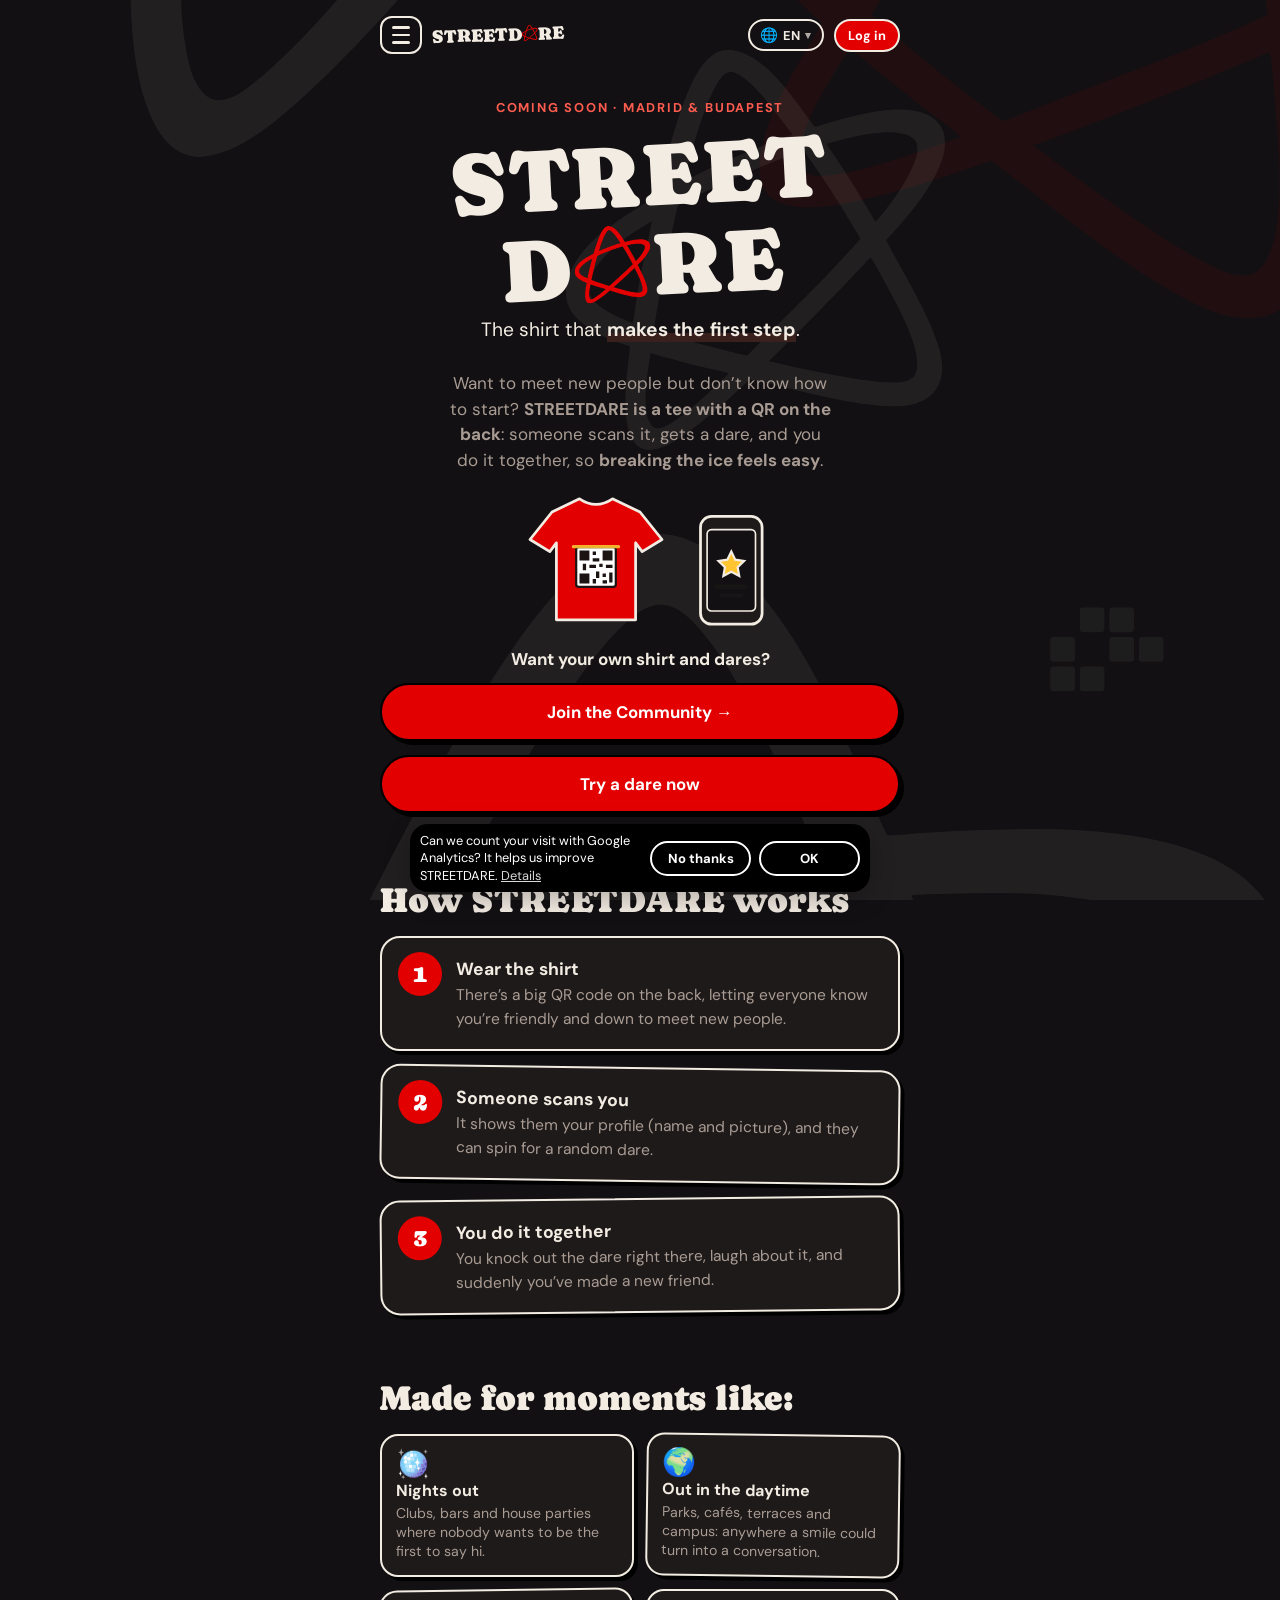
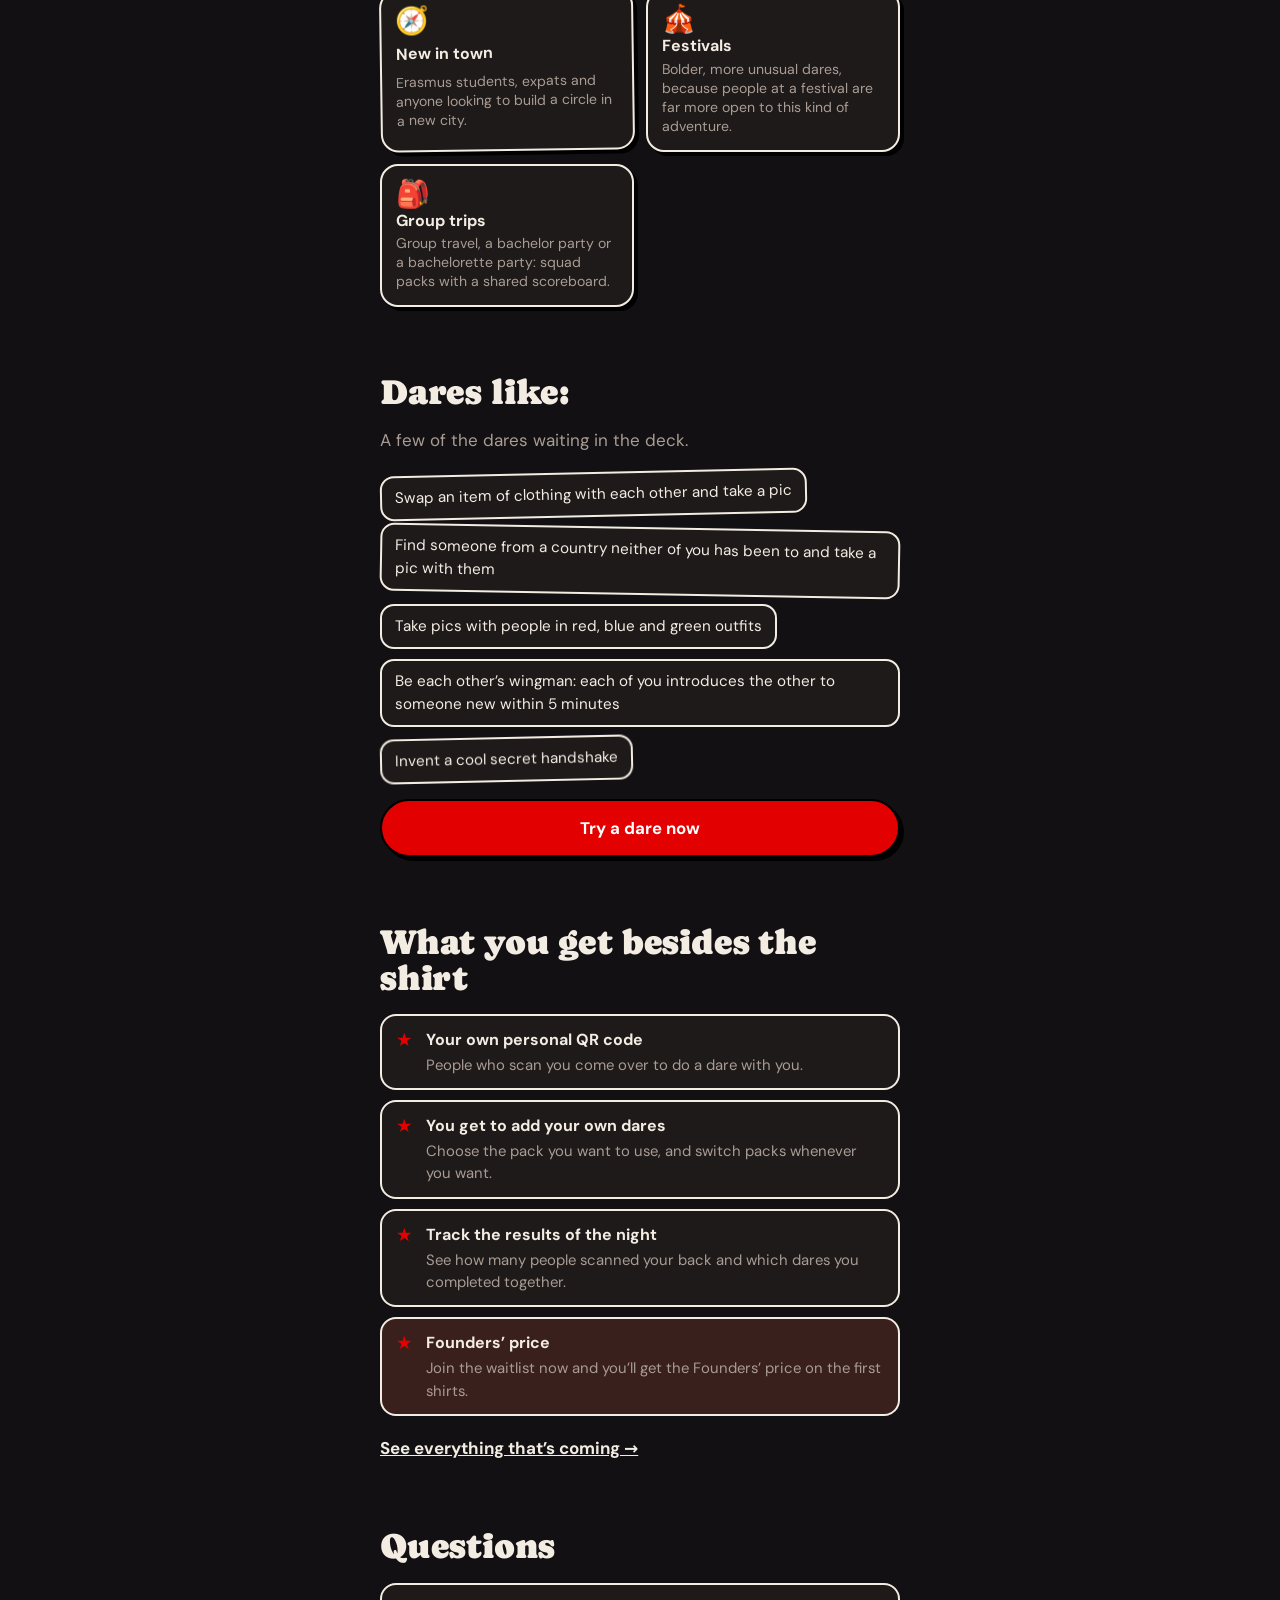
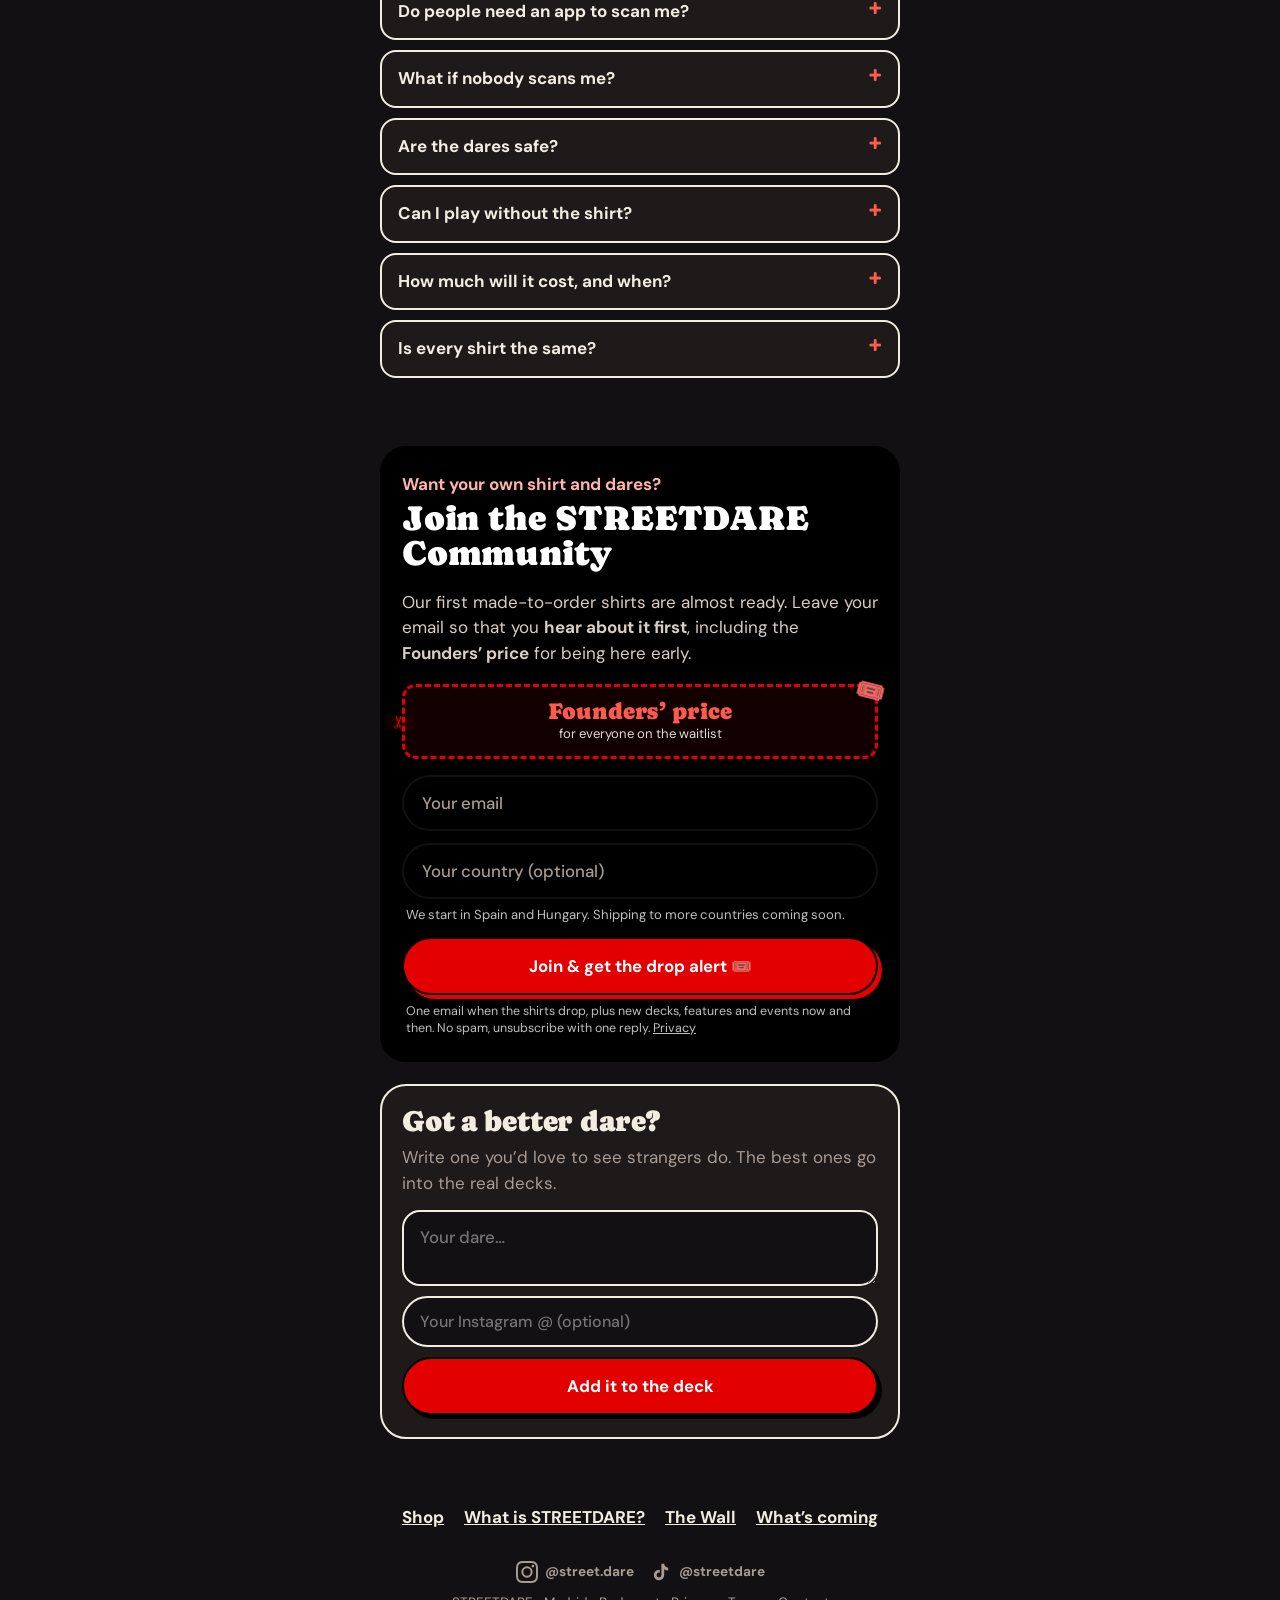
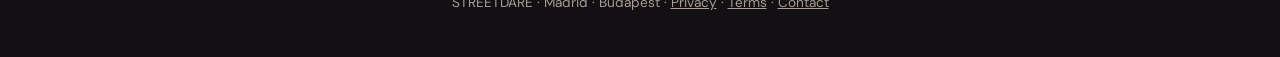
<file: index.html>
<!doctype html>
<html lang="en">
<head>
<meta charset="utf-8">
<link rel="icon" href="/favicon.ico?v=2" sizes="48x48">
<link rel="icon" href="/favicon.svg?v=2" type="image/svg+xml">
<link rel="icon" href="/img/favicon-32.png?v=2" type="image/png" sizes="32x32">
<link rel="apple-touch-icon" href="/img/apple-touch-icon.png?v=2">
<meta name="viewport" content="width=device-width,initial-scale=1,viewport-fit=cover">
<title>STREETDARE - the shirt that makes the first step</title>
<meta name="description" content="A shirt with a QR code on the back. People scan it, get a dare, and you do it together. STREETDARE gets people out of their comfort zone and talking to each other.">
<meta property="og:type" content="website">
<meta property="og:site_name" content="STREETDARE">
<meta property="og:title" content="STREETDARE - the shirt that makes the first step">
<meta property="og:description" content="A tee with a QR code on the back. Someone scans it, gets a dare, and you do it together. Breaking the ice with strangers, made easy.">
<meta property="og:url" content="https://streetdare.com/">
<meta property="og:image" content="https://streetdare.com/img/og.png">
<meta property="og:image:width" content="1200">
<meta property="og:image:height" content="630">
<meta property="og:image:alt" content="STREETDARE - the shirt that makes the first step">
<meta name="twitter:card" content="summary_large_image">
<meta name="twitter:image" content="https://streetdare.com/img/og.png">
<meta name="theme-color" content="#fbf8ef">
<link rel="manifest" href="/manifest.json?v=2">
<meta name="apple-mobile-web-app-capable" content="yes">
<meta name="apple-mobile-web-app-status-bar-style" content="black-translucent">
<meta name="apple-mobile-web-app-title" content="STREETDARE">
<link rel="preload" href="fonts/caprasimo.woff2" as="font" type="font/woff2" crossorigin>
<link rel="stylesheet" href="css/style.css">
<script src="/js/night.js"></script>
<script type="application/ld+json">
{"@context":"https://schema.org","@type":"Organization","name":"STREETDARE","url":"https://streetdare.com/","logo":"https://streetdare.com/img/og.png","slogan":"The shirt that makes the first step","description":"Streetwear with a QR code on the back: someone scans it, gets a dare, and you do it together. Made to help people meet strangers. Started in Madrid and Budapest.","foundingLocation":["Madrid","Budapest"],"founder":{"@type":"Person","name":"Aron"},"email":"streetdare.official@gmail.com","sameAs":["https://www.instagram.com/street.dare/","https://www.tiktok.com/@streetdare"]}
</script>
</head>
<body>
<div class="wrap">
  <header class="top">
    <button class="burger" id="burger" aria-label="Menu"><i></i><i></i><i></i><span class="peek" aria-hidden="true">👀</span></button>
    <a class="mark display" href="#home" aria-label="STREETDARE">STREETD<i class="sdstar" aria-hidden="true"></i>RE</a>
    <div class="right">
      <button class="lang" id="lang" aria-label="Language">ES</button>
    </div>
  </header>

  <nav class="menu" id="menu" hidden>
    <button class="x" id="menuClose" aria-label="Close">✕</button>
    <a href="#home"><span data-i18n="mHome">Home</span><small data-i18n="mHomeS"></small></a>
    <a href="#shop"><span data-i18n="mShop">Shop</span><small data-i18n="mShopS"></small></a>
    <a href="p/?s=demo" id="tryLink"><span data-i18n="mTry">Try a dare</span><small data-i18n="mTryS">See what a scan looks like</small></a>
    <a href="#wall"><span data-i18n="mWall">The Wall</span><small data-i18n="mWallS">Write an anonymous message for the community</small></a>
    <a href="#about"><span data-i18n="mAbout">What is STREETDARE?</span><small data-i18n="mAboutS">The idea, and who’s behind STREETDARE</small></a>
    <a href="#club"><span data-i18n="mClub">Join the community</span><small data-i18n="mClubS">Get your own shirt & see what else is coming</small></a>
    <div class="nightrow"><span data-i18n="mNight">Dark mode</span><button class="nightbtn" id="nightBtn" type="button" aria-label="Night mode">🌙</button></div>
    <div class="foot">STREETDARE · Madrid · Budapest</div>
  </nav>

  <main>
    <!-- ===== HOME ===== -->
    <section id="v-home" hidden style="padding:0">
      <div class="hero">
        <div class="kicker" data-i18n="hKicker">Coming soon · Madrid & Budapest</div>
        <h1 class="display"><span>STREET</span><span class="ink">D<i class="sdstar" aria-hidden="true"></i>RE</span></h1>
        <p class="lede" data-i18n="hLede">The shirt that <b>makes the first step</b>.</p>
        <p class="hsub" data-i18n="hSub">Want to meet new people but don’t know how to start? <b>STREETDARE is a tee with a QR on the back</b>: someone scans it, gets a dare, and you do it together, so <b>breaking the ice feels easy</b>.</p>
        <div class="heroart" aria-hidden="true"><svg viewBox="0 0 300 140" class="a-shirt">
          <path class="tee" d="M70 30L95 18Q110 28 125 18L150 30 170 55 152 66 146 58V128H74V58L68 66 50 55Z"/>
          <g class="qr"><rect x="92" y="62" width="36" height="36" rx="2" class="qbg"/>
            <path d="M95 65h9v9h-9zM116 65h9v9h-9zM95 86h9v9h-9z" class="qd"/>
            <path d="M107 66h3v3h-3zM107 72h6v3h-6zM98 77h3v6h-3zM104 78h6v3h-6zM113 77h3v3h-3zM119 78h6v3h-6zM110 84h3v6h-3zM116 86h3v3h-3zM122 85h3v9h-3zM107 91h3v4h-3zM116 92h4v3h-4z" class="qd"/></g>
          <rect class="beam" x="88" y="60" width="44" height="3" rx="1.5"/>
          <g class="phone"><rect x="205" y="34" width="56" height="98" rx="10"/><rect x="211" y="46" width="44" height="74" rx="4" class="scr"/>
            <path class="pstar" d="M233 66l3.6 7.3 8 1.2-5.8 5.6 1.4 8-7.2-3.8-7.2 3.8 1.4-8-5.8-5.6 8-1.2z"/>
            <rect class="pl" x="218" y="96" width="30" height="4" rx="2"/><rect class="pl" x="222" y="104" width="22" height="4" rx="2"/></g>
        </svg></div>
        <p class="ctaq" data-i18n="ctaQ">Want your own shirt and dares?</p>
        <div class="stack">
          <a class="btn red" href="#join" data-i18n="ctaList">Join the Community →</a>
          <a class="btn red" href="p/?s=demo" data-i18n="ctaTry">Try a dare now</a>
        </div>
      </div>

      <section>
        <h2 class="display" data-i18n="howH">How STREETDARE works</h2>
        <div class="steps">
          <div class="step"><h3 data-i18n="s1h">Wear the shirt</h3><p data-i18n="s1p">There’s a big QR code on the back, letting everyone know you’re friendly and down to meet new people.</p></div>
          <div class="step"><h3 data-i18n="s2h">Someone scans you</h3><p data-i18n="s2p">It shows them your profile (name and picture), and they can spin for a random dare.</p></div>
          <div class="step"><h3 data-i18n="s3h">You do it together</h3><p data-i18n="s3p">You knock out the dare right there, laugh about it, and suddenly you’ve made a new friend.</p></div>
        </div>
      </section>

      <section>
        <h2 class="display" data-i18n="forH">Made for moments like:</h2>
        <div class="tiles">
          <div class="tile"><em>🪩</em><b data-i18n="f1h">Nights out</b><span data-i18n="f1p">Clubs, bars and house parties where nobody wants to be the first to say hi.</span></div>
          <div class="tile"><em>🌍</em><b data-i18n="f2h">Out in the daytime</b><span data-i18n="f2p">Parks, cafés, terraces and campus: anywhere a smile could turn into a conversation.</span></div>
          <div class="tile"><em>🧭</em><b data-i18n="f3h">New in town</b><span data-i18n="f3p">Erasmus students, expats and anyone looking to build a circle in a new city.</span></div>
          <div class="tile"><em>🎪</em><b data-i18n="f4h">Festivals</b><span data-i18n="f4p">Bolder, more unusual dares, because people at a festival are far more open to this kind of adventure.</span></div>
          <div class="tile"><em>🎒</em><b data-i18n="f5h">Group trips</b><span data-i18n="f5p">Group travel, a bachelor party or a bachelorette party: squad packs with a shared scoreboard.</span></div>
        </div>
      </section>

      <section>
        <h2 class="display" data-i18n="questsH">Dares like:</h2>
        <p class="sub" data-i18n="questsP">A few of the dares waiting in the deck.</p>
        <div class="chips" id="chips"></div>
        <a class="btn red" href="p/?s=demo" data-i18n="ctaTry" style="margin-top:18px">Try a dare now</a>
      </section>

      <section>
        <h2 class="display" data-i18n="getH">What you get besides the shirt</h2>
        <div class="gets">
          <div><b data-i18n="g1h">Your own personal QR code</b><span data-i18n="g1p">People who scan you come over to do a dare with you.</span></div>
          <div><b data-i18n="g2h">You get to add your own dares</b><span data-i18n="g2p">Choose the pack you want to use, and switch packs whenever you want.</span></div>
          <div><b data-i18n="g3h">Track the results of the night</b><span data-i18n="g3p">See how many people scanned your back and which dares you completed together.</span></div>
          <div><b data-i18n="g4h">Founders’ price</b><span data-i18n="g4p">Join the waitlist now and you’ll get the Founders’ price on the first shirts.</span></div>
        </div>
        <a class="more" href="#club" data-i18n="seePlan">See everything that’s coming →</a>
      </section>

      <section>
        <h2 class="display" data-i18n="faqH">Questions</h2>
        <div class="faq">
          <details><summary data-i18n="q1">Do people need an app to scan me?</summary><p data-i18n="a1">No. Just their phone camera. No app, no login.</p></details>
          <details><summary data-i18n="q2">What if nobody scans me?</summary><p data-i18n="a2">The back of the shirt says what it’s for, so curious people come to you. (Or you can always ask someone to scan it - that’s already the opener.)</p></details>
          <details><summary data-i18n="q3">Are the dares safe?</summary><p data-i18n="a3">Dares are done together, never at someone’s expense, and anyone can say no or spin again. Devil mode is optional, and 18+ dares are marked.</p></details>
          <details><summary data-i18n="q4">Can I play without the shirt?</summary><p data-i18n="a4">Yes. With the Shirtless Pass you and your friends play from your phones for 24 hours. It’s live now: message Aron from the shop and he’ll set your group up.</p></details>
          <details><summary data-i18n="q5">How much will it cost, and when?</summary><p data-i18n="a5">The game and some of the features are still being tested. What we do know: we want to bring our members quality products, and we’ll keep adding new dares, decks and features you’ll be able to use with the shirt you ordered. Don’t forget to join the community below, so you hear about new things first and get your STREETDARE shirt at the Founders’ price.</p></details>
          <details><summary data-i18n="q6">Is every shirt the same?</summary><p data-i18n="a6">No. Every shirt is made to order and printed one at a time with your own QR code. You choose which dares people get when they scan you, including ones you write yourself.</p></details>
        </div>
      </section>

      <section id="join">
        <div class="wlbox">
          <p class="ctaq light-q" data-i18n="ctaQ">Want your own shirt and dares?</p>
          <h2 class="display" data-i18n="listH">Join the STREETDARE Community</h2>
          <p class="sub" data-i18n="listP">Our first made-to-order shirts are almost ready. Leave your email so that you <b>hear about it first</b>, including the <b>Founders’ price</b> for being here early.</p>
          <div class="coupon"><span class="sc" aria-hidden="true">✂</span><b data-i18n="coupon">Founders’ price</b><small data-i18n="couponS">for everyone on the waitlist</small></div>
          <form class="wl" data-source="home" novalidate>
            <input type="email" name="email" autocomplete="email" inputmode="email" autocapitalize="off" autocorrect="off" maxlength="120" aria-label="Email">
            <p class="wlerr" hidden></p>
            <button class="btn red" type="submit"></button>
          </form>
          <p class="demo" hidden></p>
        </div>
        <div class="darebox">
          <h2 class="display" data-i18n="dareH">Got a better dare?</h2>
          <p class="sub" data-i18n="dareP">Write one you’d love to see strangers do. The best ones go into the real decks.</p>
          <form class="dareform">
            <textarea rows="2" maxlength="170" required data-i18n-ph="darePh"></textarea>
            <input type="text" maxlength="31" autocapitalize="off" autocorrect="off" autocomplete="off" data-i18n-ph="igPh">
            <button class="btn red" type="submit" data-i18n="dareSend">Add it to the deck</button>
            <p class="daremsg" hidden></p>
          </form>
        </div>
      </section>

      <nav class="footlinks"><a href="#shop" data-i18n="mShop">Shop</a><a href="#about" data-i18n="mAbout">What is STREETDARE?</a><a href="#wall" data-i18n="mWall">The Wall</a><a href="#club" data-i18n="fComing">What’s coming</a></nav>
    </section>

    <!-- ===== WALL ===== -->
    <section class="page" id="v-wall" hidden>
      <div class="kicker" data-i18n="wallKicker">100% anonymous</div>
      <h1 class="display" data-i18n="wallTitle">The Wall</h1>
      <p class="sub" data-i18n="wallSub">Confessions, compliments, chaos. No name needed.</p>
      <form class="wallform" id="wallForm">
        <textarea id="wallText" rows="3" maxlength="280" required data-i18n-ph="wallPh"></textarea>
        <input type="text" id="wallIg" maxlength="31" autocapitalize="off" autocorrect="off" autocomplete="off" data-i18n-ph="igPh">
        <button class="btn red" type="submit" id="wallSend" data-i18n="wallSend">Post it</button>
      </form>
      <div class="wallbg"><div class="msgs" id="msgs"></div></div>
      <p class="smallnote" id="wallDemo" hidden data-i18n="wallDemo">Demo mode - messages are only saved on this phone for now.</p>
    </section>

    <!-- ===== ABOUT ===== -->
    <section class="page" id="v-about" hidden>
      <div class="kicker" data-i18n="abKicker">What is STREETDARE?</div>
      <h1 class="display" data-i18n="abTitle">STREETDARE helps you break the ice with strangers</h1>
      <p class="big" data-i18n="abVision">A shirt with a QR on the back. <b>Someone scans it, you do a dare together</b>, and you’re not strangers any more.</p>
      <h2 data-i18n="abMissionH">Why STREETDARE exists</h2>
      <p data-i18n="abMission">Most of us <b>want to meet new people</b>, on a night out, in a park or in a new city, but the first ten seconds are the hardest. So we give you the opener: <b>a small dare to do together</b>.</p>
      <p data-i18n="abMission2">The shirt tells everyone <b>you’re friendly and happy to be approached</b>, so nobody has to worry about an awkward moment. We’re starting in <b>Madrid and Budapest</b>.</p>
      <h2 data-i18n="abWhoH">Who’s behind STREETDARE</h2>
      <div class="founder">
        <img class="founderpic zoomable" id="founderPic" alt="Aron" hidden>
        <div><b data-i18n="abWhoName">Aron</b><small data-i18n="abWhoTag">Founder · Hungarian in Madrid</small></div>
      </div>
      <p data-i18n="abWho2">Hi, I’m Aron. I’ve always been looking for games that help people <b>actually get to know each other</b>. I organise events and <b>themed quiz nights</b> for my friends, because for me the best things happen when <b>creativity meets socialising</b>. And when I go out, I love walking up to strangers and <b>turning them into friends with fun stories together</b>.</p>
      <figure class="crew"><img src="img/aron-crew.jpg" alt="Aron with friends on a night out" loading="lazy" width="1400" height="801"><figcaption data-i18n="abCrewCap">One of those nights 📸</figcaption></figure>
      <p data-i18n="abWho3">STREETDARE started as one shirt just for me: <b>I added a QR on my back connected to a website</b>, so anyone could scan it and get a dare to do with me. Turns out I’m not the only one who wants this, so now I’m building STREETDARE so that <b>anyone could wear one and play</b>.</p>
      <p data-i18n="abWho1">I’m from Hungary and live in Madrid, so I’m always going back and forth between the two. I speak Hungarian, English and Spanish.</p>
      <p data-i18n="abWho4">Got a brand or an idea you’d love to work on? <b>I’m open to any kind of collaboration</b>, so just send me a message.</p>
      <span class="sig">- Aron</span>
      <p class="igline"><span data-i18n="abIg">Say hi on Instagram:</span> <a href="https://instagram.com/aron_toth_" target="_blank" rel="noopener">@aron_toth_</a></p>
      <div class="stack" style="margin-top:26px">
        <a class="btn red ring" href="#club" data-i18n="abCta">Join STREETDARE ✉️</a>
      </div>
    </section>

    <!-- ===== CLUB ===== -->
    <section class="page" id="v-club" hidden>
      <div class="kicker" data-i18n="clKicker">More than just a T-shirt</div>
      <h1 class="display" data-i18n="clTitle">Join the STREETDARE Community</h1>
      <p data-i18n="clIntro">We’re building a community of people who <b>actually want to connect</b>, on a night out and in everyday life. It starts in Madrid and Budapest with the shirt and grows into <b>real meetups and events</b>.</p>
      <div class="cards">
        <div class="cardx">
          <div class="art tee"><svg viewBox="0 0 300 140" class="a-shirt" aria-hidden="true">
            <path class="tee tee-back" transform="translate(16 -4) rotate(7 110 73)" d="M70 30L95 18Q110 28 125 18L150 30 170 55 152 66 146 58V128H74V58L68 66 50 55Z"/>
            <path class="tee" d="M70 30L95 18Q110 28 125 18L150 30 170 55 152 66 146 58V128H74V58L68 66 50 55Z"/>
            <g class="qr"><rect x="92" y="62" width="36" height="36" rx="2" class="qbg"/>
              <path d="M95 65h9v9h-9zM116 65h9v9h-9zM95 86h9v9h-9z" class="qd"/>
              <path d="M107 66h3v3h-3zM107 72h6v3h-6zM98 77h3v6h-3zM104 78h6v3h-6zM113 77h3v3h-3zM119 78h6v3h-6zM110 84h3v6h-3zM116 86h3v3h-3zM122 85h3v9h-3zM107 91h3v4h-3zM116 92h4v3h-4z" class="qd"/></g>
            <rect class="beam" x="88" y="60" width="44" height="3" rx="1.5"/>
            <g class="phone"><rect x="205" y="34" width="56" height="98" rx="10"/><rect x="211" y="46" width="44" height="74" rx="4" class="scr"/>
              <path class="pstar" d="M233 66l3.6 7.3 8 1.2-5.8 5.6 1.4 8-7.2-3.8-7.2 3.8 1.4-8-5.8-5.6 8-1.2z"/>
              <rect class="pl" x="218" y="96" width="30" height="4" rx="2"/><rect class="pl" x="222" y="104" width="22" height="4" rx="2"/></g>
          </svg></div>
          <span class="tag" data-i18n="tagFirst">First up</span><h3 data-i18n="c1h">Your custom shirt</h3><p data-i18n="c1p">Made to order with your own QR code. Pick your dare packs, add your own custom dares, and see your stats every time you wear it.</p>
        </div>
        <div class="cardx">
          <div class="art packs" aria-hidden="true">
            <div class="pk p1"><em>🪩</em><b data-i18n="pk1">Party</b><small data-i18n="pkWord">pack</small></div>
            <div class="pk p2"><em>☀️</em><b data-i18n="pk2">Street</b><small data-i18n="pkWord">pack</small></div>
            <div class="pk p3"><em>⛺</em><b data-i18n="pk3">Festival</b><small data-i18n="pkWord">pack</small></div>
            <div class="pk p4"><em>🌍</em><b data-i18n="pk4">Erasmus</b><small data-i18n="pkWord">pack</small></div>
          </div>
          <span class="tag" data-i18n="tagPlan">Planned</span><h3 data-i18n="c4h">Dare packs</h3><p data-i18n="c4p">Themed decks for every kind of day and night: the Street deck for daytime, plus Erasmus and Festival, with more on the way. <b>Every shirt comes with your pick of two.</b></p>
        </div>
        <div class="cardx">
          <div class="art packs dev" aria-hidden="true">
            <div class="pk p1"><em>😈</em></div><div class="pk p2"><em>🔥</em></div><div class="pk p3"><em>😈</em></div><div class="pk p4"><em>🔥</em></div>
          </div>
          <span class="tag live" data-i18n="tagLive">Live now</span><h3 data-i18n="cDh">Devil mode</h3><p data-i18n="cDp">One switch on the scan page adds the bolder dares to the party deck. Free on every shirt.</p>
        </div>
        <div class="cardx">
          <div class="art pass">
            <div class="guy">
              <img src="img/shirtless-guy.webp" alt="" width="454" height="600">
              <svg viewBox="0 0 910 1202" class="a-guy" aria-hidden="true">
                <g class="lanyard"><path class="cord" d="M402 430L438 580M512 430L470 580"/>
                  <rect x="398" y="572" width="112" height="76" rx="12" class="badge"/><text x="454" y="625" class="bt">PASS</text></g>
                <path class="spark s1" d="M800 300l12 26 26 12-26 12-12 26-12-26-26-12 26-12z"/>
                <path class="spark s2" d="M110 380l8 18 18 8-18 8-8 18-8-18-18-8 18-8z"/>
              </svg>
            </div>
            <div class="lb"><div class="lbh" data-i18n="lbTonight">Tonight</div>
              <div class="lr"><span data-i18n="lbYou">You</span><i style="--w:92%;--d:0s"></i><b>7</b></div>
              <div class="lr"><span>Lena</span><i style="--w:70%;--d:.2s"></i><b>5</b></div>
              <div class="lr"><span>Marco</span><i style="--w:45%;--d:.4s"></i><b>3</b></div>
            </div>
          </div>
          <span class="tag live" data-i18n="tagLive">Live now</span><h3 data-i18n="c2h">Shirtless Pass</h3><p class="tagl" data-i18n="c2t">No, not that kind of shirtless!</p><p data-i18n="c2p">24 hours of dares on your phone, so you and your friends can approach strangers and compete on a live leaderboard.</p>
          <a class="more" href="#shop" data-i18n="shPassGet">Get it for tonight →</a>
        </div>
        <div class="cardx">
          <div class="art squad" aria-hidden="true">
            <span class="sq"><span class="crown">👑</span><svg viewBox="0 0 60 56"><path d="M15 6L24 2Q30 6 36 2L45 6 56 18 48 24 45 20V54H15V20L12 24 4 18Z"/><g class="mq"><rect class="b" x="22" y="24" width="16" height="16" rx="1"/><path class="d" d="M24 26h4v4h-4zM32 26h4v4h-4zM24 34h4v4h-4zM30 30h2v2h-2zM33 32h3v2h-3zM30 35h2v3h-2zM34 36h2v2h-2z"/></g></svg></span>
            <span class="sq"><span class="crown">👑</span><svg viewBox="0 0 60 56"><path d="M15 6L24 2Q30 6 36 2L45 6 56 18 48 24 45 20V54H15V20L12 24 4 18Z"/><g class="mq"><rect class="b" x="22" y="24" width="16" height="16" rx="1"/><path class="d" d="M24 26h4v4h-4zM32 26h4v4h-4zM24 34h4v4h-4zM30 30h2v2h-2zM33 32h3v2h-3zM30 35h2v3h-2zM34 36h2v2h-2z"/></g></svg></span>
            <span class="sq"><span class="crown">👑</span><svg viewBox="0 0 60 56"><path d="M15 6L24 2Q30 6 36 2L45 6 56 18 48 24 45 20V54H15V20L12 24 4 18Z"/><g class="mq"><rect class="b" x="22" y="24" width="16" height="16" rx="1"/><path class="d" d="M24 26h4v4h-4zM32 26h4v4h-4zM24 34h4v4h-4zM30 30h2v2h-2zM33 32h3v2h-3zM30 35h2v3h-2zM34 36h2v2h-2z"/></g></svg></span>
            <span class="sq"><span class="crown">👑</span><svg viewBox="0 0 60 56"><path d="M15 6L24 2Q30 6 36 2L45 6 56 18 48 24 45 20V54H15V20L12 24 4 18Z"/><g class="mq"><rect class="b" x="22" y="24" width="16" height="16" rx="1"/><path class="d" d="M24 26h4v4h-4zM32 26h4v4h-4zM24 34h4v4h-4zM30 30h2v2h-2zM33 32h3v2h-3zM30 35h2v3h-2zM34 36h2v2h-2z"/></g></svg></span>
          </div>
          <span class="tag" data-i18n="tagPlan">Planned</span><h3 data-i18n="c3h">Squad packs</h3><p data-i18n="c3p">Group discounts for 3 or more shirts, with a shared group scoreboard for birthdays, festivals and weekend trips.</p>
        </div>
        <div class="cardx">
          <div class="art comm" aria-hidden="true"><span>📸</span><span>🪩</span><span>🫂</span><span>🎟️</span></div>
          <span class="tag" data-i18n="tagFuture">Future vision</span><h3 data-i18n="c5h">Community & events</h3><p data-i18n="c5p">Share photos and videos from your best dares, reconnect with people you met, and get invites to STREETDARE meetups and nights in Madrid and Budapest.</p>
        </div>
      </div>
      <div class="wlbox">
        <h2 class="display" data-i18n="listH">Join the STREETDARE Community</h2>
        <p class="sub" data-i18n="listP">Our first made-to-order shirts are almost ready. Leave your email so that you <b>hear about it first</b>, including the <b>Founders’ price</b> for being here early.</p>
        <div class="coupon"><span class="sc" aria-hidden="true">✂</span><b data-i18n="coupon">Founders’ price</b><small data-i18n="couponS">for everyone on the waitlist</small></div>
        <form class="wl" data-source="club-page" novalidate>
          <input type="email" name="email" autocomplete="email" inputmode="email" autocapitalize="off" autocorrect="off" maxlength="120" aria-label="Email">
          <p class="wlerr" hidden></p>
          <button class="btn red" type="submit"></button>
        </form>
        <p class="demo" hidden></p>
      </div>
    </section>

    <!-- ===== SHOP ===== -->
    <section class="page" id="v-shop" hidden>
      <div class="kicker" data-i18n="shopKicker">Shop</div>
      <h1 class="display" data-i18n="shTitle">Join the STREETDARE community</h1>
      <p class="sub" data-i18n="shIntro">Here’s what you can get today and what we’re making next. The first shirts are being made in Madrid and Budapest, and the Shirtless Pass is ready to play tonight.</p>

      <h2 class="shoph display" data-i18n="shNowH">Available now</h2>
      <div class="cards">
        <div class="cardx">
          <div data-art="pass"></div>
          <span class="tag live" data-i18n="tagLive">Live now</span>
          <h3 data-i18n="c2h">Shirtless Pass</h3>
          <p class="tagl" data-i18n="c2t">No, not that kind of shirtless!</p>
          <p data-i18n="shPassP">A 24-hour game for you and your friends, where each of you gets your own dares and meets new people through them. Through the night you compete over who can finish the most, while your phones keep you up with what is going on and with the live leaderboard.</p>
          <ul class="shlist">
            <li data-i18n="shPass1">Ready to play tonight: no shirt needed, and no app.</li>
            <li data-i18n="shPass2">The group gets one shared QR code to sign in to your group with.</li>
            <li data-i18n="shPass3">A group chat for the photos and for whatever ridiculous things happen.</li>
            <li data-i18n="shPass4">A deck written for groups of friends, and for pulling strangers in.</li>
          </ul>
          <p class="smallnote" data-i18n="shPassNote">Tell Aron how many of you there are and he’ll send your group code. You start the 24 hours together, whenever you’re ready.</p>
          <p class="reachh" data-i18n="reachH">Message Aron:</p>
          <div class="reach">
            <a class="rbtn wa" href="https://wa.me/36308904103" target="_blank" rel="noopener">
              <span class="rdot"><svg viewBox="0 0 24 24" aria-hidden="true"><path d="M21 11.6a8.4 8.4 0 0 1-12.5 7.3L3.5 20.5l1.7-5A8.4 8.4 0 1 1 21 11.6Z"/></svg></span>
              <span class="rlab">WhatsApp</span>
            </a>
            <a class="rbtn ig" href="https://instagram.com/aron_toth_" target="_blank" rel="noopener">
              <span class="rdot"><svg viewBox="0 0 24 24" aria-hidden="true"><rect x="3.6" y="3.6" width="16.8" height="16.8" rx="5"/><circle cx="12" cy="12" r="4"/><circle class="dot" cx="17.2" cy="6.8" r="1.2"/></svg></span>
              <span class="rlab">Instagram</span>
            </a>
          </div>
          <p class="smallnote" data-i18n="reachIrl">Or come up to me in person if you see me out — always welcome.</p>
          <a class="more" href="pass/" data-i18n="shPassHow">See how the pass works →</a>

          <p class="shotsh" data-i18n="shotsH">This is what it looks like on your phone:</p>
          <div class="shots">
            <figure class="shot">
              <div class="ph">
                <div class="ph-top"><b data-i18n="shotGroup">Erasmus Saturday</b><span>07:41:12</span></div>
                <div class="ph-body">
                  <div class="m-dare">
                    <div class="m-row"><span class="m-logo">STREETDARE</span><span class="m-pts">+2</span></div>
                    <span class="m-k" data-i18n="shotDareK">YOUR DARE</span>
                    <p data-i18n="shotDareTxt">Get a stranger to give you a nickname</p>
                    <span class="m-btn" data-i18n="shotDareBtn">We did it ✅</span>
                    <span class="m-skip" data-i18n="shotDareSkip">Give me another one</span>
                  </div>
                </div>
                <div class="ph-tabs"><i class="on">🎲</i><i>💬</i><i>🏆</i><i>👥</i></div>
              </div>
              <figcaption data-i18n="shot1">A dare, done with a stranger.</figcaption>
            </figure>
            <figure class="shot">
              <div class="ph">
                <div class="ph-top"><b data-i18n="shotGroup">Erasmus Saturday</b><span>07:12:45</span></div>
                <div class="ph-body feed">
                  <div class="m-play"><b>David</b> <span data-i18n="shotPlay">looks like Timothée Chalamet, according to a stranger</span> <em>+2</em></div>
                  <div class="m-them"><small>David</small><span class="m-img"></span><span data-i18n="shotM1">apparently this is my twin 😭</span></div>
                  <div class="m-them"><small>Tom</small><span data-i18n="shotM2">David is NOT Timothée 😂</span></div>
                  <div class="m-me"><span data-i18n="shotM3">no way, I can see it</span></div>
                </div>
                <div class="ph-tabs"><i>🎲</i><i class="on">💬</i><i>🏆</i><i>👥</i></div>
              </div>
              <figcaption data-i18n="shot2">Your group chat, with every photo of the night.</figcaption>
            </figure>
            <figure class="shot">
              <div class="ph">
                <div class="ph-top"><b data-i18n="shotGroup">Erasmus Saturday</b><span>00:58:03</span></div>
                <div class="ph-body">
                  <div class="m-board">
                    <b data-i18n="shotBoardH">Leaderboard</b>
                    <div class="m-r me"><i>🥇</i><span>Lea <small data-i18n="shotYou">(you)</small></span><em>8</em></div>
                    <div class="m-r"><i>🥈</i><span>Tom</span><em>6</em></div>
                    <div class="m-r"><i>🥉</i><span>Marta</span><em>6</em></div>
                    <div class="m-r"><i>4</i><span>Kenji</span><em>4</em></div>
                  </div>
                </div>
                <div class="ph-tabs"><i>🎲</i><i>💬</i><i class="on">🏆</i><i>👥</i></div>
              </div>
              <figcaption data-i18n="shot3">The leaderboard, live until the 24 hours are up.</figcaption>
            </figure>
          </div>
        </div>
      </div>

      <h2 class="shoph display" data-i18n="shSoonH">Coming soon</h2>
      <div class="cards">
        <div class="cardx">
          <div data-art="tee"></div>
          <span class="tag" data-i18n="tagSoon">Coming soon</span><h3 data-i18n="c1h">Your custom shirt</h3><p data-i18n="c1p">Made to order with your own QR code. Pick your dare packs, add your own custom dares, and see your stats every time you wear it.</p>
        </div>
        <div class="cardx">
          <div data-art="squad"></div>
          <span class="tag" data-i18n="tagSoon">Coming soon</span><h3 data-i18n="c3h">Squad packs</h3><p data-i18n="c3p">Group discounts for 3 or more shirts, with a shared group scoreboard for birthdays, festivals and weekend trips.</p>
        </div>
        <div class="cardx">
          <div data-art="packs"></div>
          <span class="tag" data-i18n="tagSoon">Coming soon</span><h3 data-i18n="c4h">Dare packs</h3><p data-i18n="c4p">Themed decks for every kind of day and night: the Street deck for daytime, plus Erasmus and Festival, with more on the way. <b>Every shirt comes with your pick of two.</b></p>
        </div>
      </div>
      <div class="wlbox">
        <h2 class="display" data-i18n="listH">Join the STREETDARE Community</h2>
        <p class="sub" data-i18n="shSoonP">The shirts, the squad packs and the extra decks aren’t on sale yet. Leave your email and you’ll hear the moment they are.</p>
        <div class="coupon"><span class="sc" aria-hidden="true">✂</span><b data-i18n="coupon">Founders’ price</b><small data-i18n="couponS">for everyone on the waitlist</small></div>
        <form class="wl" data-source="shop" novalidate>
          <input type="email" name="email" autocomplete="email" inputmode="email" autocapitalize="off" autocorrect="off" maxlength="120" aria-label="Email">
          <p class="wlerr" hidden></p>
          <button class="btn red" type="submit"></button>
        </form>
        <p class="demo" hidden></p>
      </div>
      <nav class="footlinks"><a href="#home" data-i18n="mHome">Home</a><a href="#club" data-i18n="fComing">What’s coming</a><a href="#about" data-i18n="mAbout">What is STREETDARE?</a></nav>
    </section>
  </main>
  <footer><p class="social"><a href="https://www.instagram.com/street.dare/" target="_blank" rel="noopener" aria-label="STREETDARE on Instagram"><svg viewBox="0 0 24 24" aria-hidden="true"><path d="M12 2.16c3.2 0 3.58.01 4.85.07 1.17.05 1.8.25 2.23.41.56.22.96.48 1.38.9.42.42.68.82.9 1.38.16.42.36 1.06.41 2.23.06 1.27.07 1.65.07 4.85s-.01 3.58-.07 4.85c-.05 1.17-.25 1.8-.41 2.23-.22.56-.48.96-.9 1.38-.42.42-.82.68-1.38.9-.42.16-1.06.36-2.23.41-1.27.06-1.65.07-4.85.07s-3.58-.01-4.85-.07c-1.17-.05-1.8-.25-2.23-.41a3.7 3.7 0 0 1-1.38-.9 3.7 3.7 0 0 1-.9-1.38c-.16-.42-.36-1.06-.41-2.23-.06-1.27-.07-1.65-.07-4.85s.01-3.58.07-4.85c.05-1.17.25-1.8.41-2.23.22-.56.48-.96.9-1.38.42-.42.82-.68 1.38-.9.42-.16 1.06-.36 2.23-.41 1.27-.06 1.65-.07 4.85-.07M12 0C8.74 0 8.33.01 7.05.07 5.78.13 4.9.33 4.14.63c-.79.3-1.46.72-2.13 1.38A5.9 5.9 0 0 0 .63 4.14c-.3.76-.5 1.64-.56 2.91C.01 8.33 0 8.74 0 12s.01 3.67.07 4.95c.06 1.27.26 2.15.56 2.91.3.79.72 1.46 1.38 2.13.67.66 1.34 1.08 2.13 1.38.76.3 1.64.5 2.91.56C8.33 23.99 8.74 24 12 24s3.67-.01 4.95-.07c1.27-.06 2.15-.26 2.91-.56.79-.3 1.46-.72 2.13-1.38.66-.67 1.08-1.34 1.38-2.13.3-.76.5-1.64.56-2.91.06-1.28.07-1.69.07-4.95s-.01-3.67-.07-4.95c-.06-1.27-.26-2.15-.56-2.91a5.9 5.9 0 0 0-1.38-2.13A5.9 5.9 0 0 0 19.86.63c-.76-.3-1.64-.5-2.91-.56C15.67.01 15.26 0 12 0Z"/><path d="M12 5.84a6.16 6.16 0 1 0 0 12.32 6.16 6.16 0 0 0 0-12.32ZM12 16a4 4 0 1 1 0-8 4 4 0 0 1 0 8Z"/><circle cx="18.41" cy="5.59" r="1.44"/></svg><span>@street.dare</span></a><a href="https://www.tiktok.com/@streetdare" target="_blank" rel="noopener" aria-label="STREETDARE on TikTok"><svg viewBox="0 0 24 24" aria-hidden="true"><path d="M16.6 5.82A4.28 4.28 0 0 1 15.54 3h-3.09v12.4a2.59 2.59 0 0 1-2.59 2.5 2.59 2.59 0 1 1 .77-5.06V9.69a5.67 5.67 0 0 0-.77-.05A5.68 5.68 0 1 0 15.54 15.4V9.01a7.35 7.35 0 0 0 4.3 1.38V7.3a4.3 4.3 0 0 1-3.24-1.48Z"/></svg><span>@streetdare</span></a></p>STREETDARE · Madrid · Budapest · <a href="privacy/">Privacy</a> · <a href="terms/">Terms</a> · <a href="contact/">Contact</a></footer>
</div>
<script src="js/wordfilter.js"></script>
<script src="js/text.js"></script>
<script src="js/copy.js"></script>
<script src="js/langpick.js"></script>
<script src="js/geo.js"></script>
<script src="js/common.js"></script>
<script src="js/quests.js"></script>
<script src="js/home.js"></script>
<script src="js/passbar.js"></script>
<script src="/js/hello.js" defer></script>
<script src="js/header.js" defer></script>
</body>
</html>
</file>
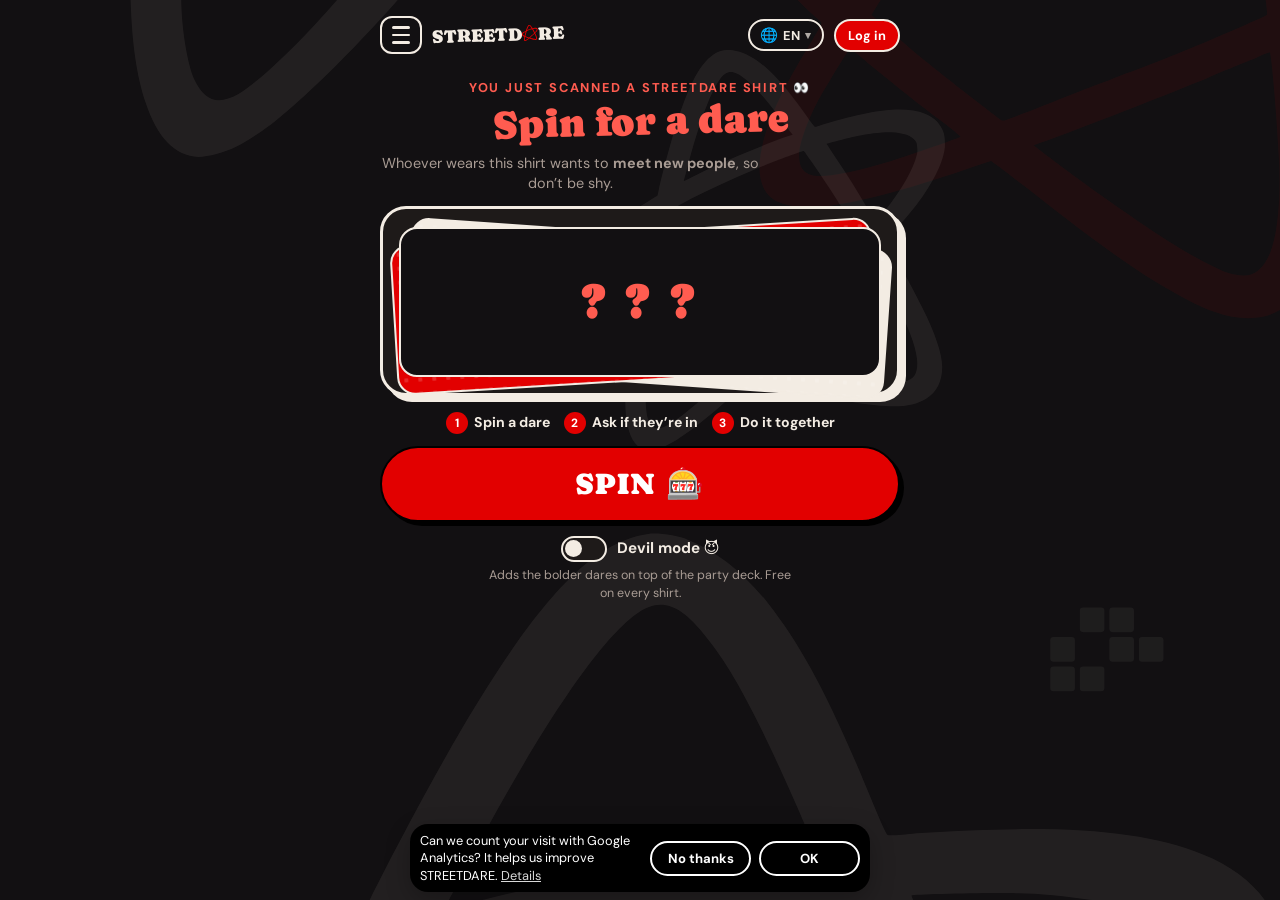
<file: p/index.html>
<!doctype html>
<html lang="en">
<head>
<meta charset="utf-8">
<link rel="icon" href="/favicon.ico?v=2" sizes="48x48">
<link rel="icon" href="/favicon.svg?v=2" type="image/svg+xml">
<link rel="icon" href="/img/favicon-32.png?v=2" type="image/png" sizes="32x32">
<link rel="apple-touch-icon" href="/img/apple-touch-icon.png?v=2">
<meta name="viewport" content="width=device-width,initial-scale=1,viewport-fit=cover">
<title>STREETDARE - your dare</title>
<meta name="robots" content="noindex">
<meta property="og:type" content="website">
<meta property="og:site_name" content="STREETDARE">
<meta property="og:title" content="You just found a STREETDARE shirt 👀">
<meta property="og:description" content="Spin for a dare and do it together with the person in the shirt.">
<meta property="og:url" content="https://streetdare.com/p/">
<meta property="og:image" content="https://streetdare.com/img/og.png">
<meta property="og:image:width" content="1200">
<meta property="og:image:height" content="630">
<meta property="og:image:alt" content="STREETDARE - the shirt that makes the first step">
<meta name="twitter:card" content="summary_large_image">
<meta name="twitter:image" content="https://streetdare.com/img/og.png">
<meta name="theme-color" content="#fbf8ef">
<link rel="preload" href="../fonts/caprasimo.woff2" as="font" type="font/woff2" crossorigin>
<link rel="stylesheet" href="../css/style.css">
<script src="../js/night.js"></script>
</head>
<body class="scanpage">
<div class="wrap">
  <header class="top" id="top">
    <button class="burger" id="burger" aria-label="Menu"><i></i><i></i><i></i><span class="peek" aria-hidden="true">👀</span></button>
    <a class="mark display" href="../" id="homeLogo" aria-label="STREETDARE">STREETD<i class="sdstar" aria-hidden="true"></i>RE</a>
    <div class="right">
      <button class="lang" id="lang" aria-label="Language">ES</button>
    </div>
  </header>

  <nav class="menu" id="menu" hidden>
    <button class="x" id="menuClose" aria-label="Close">✕</button>
    <a data-to="home"><span data-i18n="mHome"></span><small data-i18n="mHomeS"></small></a>
    <a href="#" id="mSpinLink"><span data-i18n="mSpin"></span><small data-i18n="mSpinS"></small></a>
    <a data-to="wall"><span data-i18n="mWall"></span><small data-i18n="mWallS"></small></a>
    <a data-to="about"><span data-i18n="mAbout"></span><small data-i18n="mAboutS"></small></a>
    <a data-to="club"><span data-i18n="mClub"></span><small data-i18n="mClubS"></small></a>
    <div class="nightrow"><span data-i18n="mNight">Dark mode</span><button class="nightbtn" id="nightBtn" type="button" aria-label="Night mode">🌙</button></div>
    <div class="foot">STREETDARE · Madrid · Budapest</div>
  </nav>

  <main>
    <!-- ===== SHIRT SWITCHED OFF (fair play): explains STREETDARE, then Shirtless Pass / own shirt ===== -->
    <section class="play offv" id="v-off" hidden>
      <div class="offhero" aria-hidden="true">
        <svg viewBox="0 0 300 140" class="a-shirt">
          <path class="tee" d="M70 30L95 18Q110 28 125 18L150 30 170 55 152 66 146 58V128H74V58L68 66 50 55Z"/>
          <g class="qr"><rect x="92" y="62" width="36" height="36" rx="2" class="qbg"/>
            <path d="M95 65h9v9h-9zM116 65h9v9h-9zM95 86h9v9h-9z" class="qd"/>
            <path d="M107 66h3v3h-3zM107 72h6v3h-6zM98 77h3v6h-3zM104 78h6v3h-6zM113 77h3v3h-3zM119 78h6v3h-6zM110 84h3v6h-3zM116 86h3v3h-3zM122 85h3v9h-3zM107 91h3v4h-3zM116 92h4v3h-4z" class="qd"/></g>
          <rect class="beam" x="88" y="60" width="44" height="3" rx="1.5"/>
          <g class="phone"><rect x="205" y="34" width="56" height="98" rx="10"/><rect x="211" y="46" width="44" height="74" rx="4" class="scr"/>
            <path class="pstar" d="M233 66l3.6 7.3 8 1.2-5.8 5.6 1.4 8-7.2-3.8-7.2 3.8 1.4-8-5.8-5.6 8-1.2z"/>
            <rect class="pl" x="218" y="96" width="30" height="4" rx="2"/><rect class="pl" x="222" y="104" width="22" height="4" rx="2"/></g>
        </svg>
        <span class="zz z1">z</span><span class="zz z2">z</span><span class="zz z3">Z</span>
      </div>
      <h1 class="display" id="offH"></h1>
      <p class="sub" id="offP"></p>
      <div class="offsteps">
        <div><b>📱</b><span id="offS1"></span></div>
        <div><b>🎰</b><span id="offS2"></span></div>
        <div><b>🤝</b><span id="offS3"></span></div>
      </div>
      <p class="offbreak" id="offP2"></p>
      <div class="offcards">
        <div class="cardx">
          <div class="art pass">
            <div class="guy">
              <img src="/img/shirtless-guy.webp" alt="" width="454" height="600">
              <svg viewBox="0 0 910 1202" class="a-guy" aria-hidden="true">
                <g class="lanyard"><path class="cord" d="M402 430L438 580M512 430L470 580"/>
                  <rect x="398" y="572" width="112" height="76" rx="12" class="badge"/><text x="454" y="625" class="bt">PASS</text></g>
                <path class="spark s1" d="M800 300l12 26 26 12-26 12-12 26-12-26-26-12 26-12z"/>
                <path class="spark s2" d="M110 380l8 18 18 8-18 8-8 18-8-18-18-8 18-8z"/>
              </svg>
            </div>
            <div class="lb"><div class="lbh" id="offLb"></div>
              <div class="lr"><span id="offYou"></span><i style="--w:92%;--d:0s"></i><b>7</b></div>
              <div class="lr"><span>Lena</span><i style="--w:70%;--d:.2s"></i><b>5</b></div>
              <div class="lr"><span>Marco</span><i style="--w:45%;--d:.4s"></i><b>3</b></div>
            </div>
          </div>
          <span class="tag live" id="offTag1"></span><h3 id="offC1h"></h3><p id="offC1p"></p>
          <a class="btn red" id="offBtn" href="/?home=1#shop"></a>
        </div>
        <div class="cardx">
          <div class="art tee"><svg viewBox="0 0 300 140" class="a-shirt" aria-hidden="true">
            <path class="tee tee-back" transform="translate(16 -4) rotate(7 110 73)" d="M70 30L95 18Q110 28 125 18L150 30 170 55 152 66 146 58V128H74V58L68 66 50 55Z"/>
            <path class="tee" d="M70 30L95 18Q110 28 125 18L150 30 170 55 152 66 146 58V128H74V58L68 66 50 55Z"/>
          <g class="qr"><rect x="92" y="62" width="36" height="36" rx="2" class="qbg"/>
            <path d="M95 65h9v9h-9zM116 65h9v9h-9zM95 86h9v9h-9z" class="qd"/>
            <path d="M107 66h3v3h-3zM107 72h6v3h-6zM98 77h3v6h-3zM104 78h6v3h-6zM113 77h3v3h-3zM119 78h6v3h-6zM110 84h3v6h-3zM116 86h3v3h-3zM122 85h3v9h-3zM107 91h3v4h-3zM116 92h4v3h-4z" class="qd"/></g>
          <rect class="beam" x="88" y="60" width="44" height="3" rx="1.5"/>
          <g class="phone"><rect x="205" y="34" width="56" height="98" rx="10"/><rect x="211" y="46" width="44" height="74" rx="4" class="scr"/>
            <path class="pstar" d="M233 66l3.6 7.3 8 1.2-5.8 5.6 1.4 8-7.2-3.8-7.2 3.8 1.4-8-5.8-5.6 8-1.2z"/>
            <rect class="pl" x="218" y="96" width="30" height="4" rx="2"/><rect class="pl" x="222" y="104" width="22" height="4" rx="2"/></g>
          </svg></div>
          <span class="tag" id="offTag2"></span><h3 id="offC2h"></h3><p id="offC2p"></p>
          <a class="btn red" id="offBtn2" href="/?home=1#join"></a>
        </div>
      </div>
    </section>
    <!-- ===== NOT ACTIVATED YET: the shirt is printed but nobody has claimed it ===== -->
    <section class="play offv" id="v-new" hidden>
      <h1 class="display" id="newH"></h1>
      <p class="sub" id="newP"></p>
      <div class="offsteps">
        <div><b>📱</b><span id="newS1"></span></div>
        <div><b>🎰</b><span id="newS2"></span></div>
        <div><b>🤝</b><span id="newS3"></span></div>
      </div>
      <div class="wlbox">
        <h3 id="newBoxH"></h3>
        <p id="newBoxP"></p>
        <form class="claimform" id="newForm" autocomplete="off">
          <input type="text" id="newCode" maxlength="11" spellcheck="false" autocapitalize="characters" autocorrect="off" aria-label="Claim code" placeholder="DARE-XXXXXX">
          <button class="btn red" type="submit" id="newBtn"></button>
        </form>
        <p class="claimerr" id="newErr" hidden></p>
      </div>
      <p class="offbreak" id="newP2"></p>
      <div class="offlinks">
        <a class="btn" id="newBtn1" href="/?home=1#shop"></a>
        <a class="btn" id="newBtn2" href="/?home=1#join"></a>
      </div>
    </section>
    <!-- ===== SPIN ===== -->
    <section class="play" id="v-spin" hidden>
      <a class="kicker" id="mineLink" href="/me/" hidden style="display:block;margin-bottom:10px;color:var(--ink);text-decoration:underline"></a>
      <div class="who">
        <img class="ownerpic" id="ownerPic" alt="" hidden role="button" tabindex="0">
        <div class="whotext"><div class="kicker" id="foundKicker"></div><h1 class="display" data-i18n="spinTitle"></h1></div>
      </div>
      <p class="sub" id="spinSub"></p>
      <div class="machine" id="machine">
        <div class="deck" id="deck">
          <div class="card back b2" aria-hidden="true"></div>
          <div class="card back b1" aria-hidden="true"></div>
          <div class="card front" id="front">
            <div class="lbl" data-i18n="unlocked"></div>
            <div class="reel q" id="reel" aria-live="polite">? ? ?</div>
            <span class="stamp" id="stamp" aria-hidden="true" data-i18n="stamp"></span>
            <span class="adult" id="adultTag" hidden>18+</span>
            <div class="byline" id="byFront" hidden></div>
          </div>
        </div>
        <div class="burst" id="burst" aria-hidden="true"></div>
      </div>
      <div class="how row" id="howRow">
        <div><b>1</b><span data-i18n="how1"></span></div>
        <div><b>2</b><span id="how2"></span></div>
        <div><b>3</b><span data-i18n="how3"></span></div>
      </div>
      <div class="stack" id="preSpin"><button class="btn red big" id="spinBtn" data-i18n="spin"></button></div>
      <div class="stack" id="postSpin" hidden>
        <button class="btn red" id="showBtn"></button>
        <button class="btn" id="againBtn" data-i18n="again"></button>
      </div>
      <label class="devil"><input type="checkbox" id="devil"><span data-i18n="devil"></span></label>
      <p class="devnote" id="devNote"></p>
    </section>

    <!-- ===== SHOW MODE: the scanner turns the phone around, the dare opens up big ===== -->
    <section class="play showmode" id="v-show" hidden>
      <div class="kicker" data-i18n="shKicker"></div>
      <div class="bigcard" id="bigCard">
        <span class="adult" id="shAdult" hidden>18+</span>
        <div class="bigtxt" id="shText"></div>
        <div class="byline" id="byShow" hidden></div>
        <button class="flip" type="button" id="shFlip"></button>
      </div>
      <p class="shnote" id="shNote"></p>
      <div class="stack">
        <button class="btn red" id="acceptBtn" data-i18n="accept"></button>
        <p class="shnote2" id="shNote2" data-i18n="shNote2"></p>
        <button class="btn plain" id="shNo" data-i18n="shNo"></button>
      </div>
    </section>
    <!-- ===== ACCEPTED ===== -->
    <section class="play" id="v-accept" hidden>
      <div class="kicker" data-i18n="accKicker"></div>
      <div class="ticket"><small>Dare <span class="adult" id="accAdult" hidden>18+</span></small><div id="accText"></div><div class="byline" id="byAcc" hidden></div></div>
      <p class="note" id="accNote"></p>
      <!-- the dare's extra for the memory: photo / who won / the answer. Needed before "We did it" on a code-confirmed dare -->
      <div class="extras" id="extras" hidden>
        <div class="xbox" id="xPhotoBox" hidden>
          <b class="xl" id="xPhotoL"></b>
          <label class="btn xcam" id="xPhotoBtn"><input type="file" accept="image/*" id="xPhotoIn" hidden><span id="xPhotoBtnT"></span></label>
          <div class="xthumb" id="xThumbWrap" hidden><img id="xThumb" alt=""><button type="button" class="btn plain xretake" id="xRetake"></button></div>
        </div>
        <div class="xbox" id="xWinBox" hidden>
          <b class="xl" id="xWinL"></b>
          <div class="xwin" role="radiogroup"><button type="button" class="btn" id="xWinMe" role="radio" aria-checked="false"></button><button type="button" class="btn" id="xWinThem" role="radio" aria-checked="false"></button></div>
        </div>
        <div class="xbox" id="xAnsBox" hidden>
          <label class="xl" for="xA1" id="xAnsL"></label>
          <input type="text" id="xA1" maxlength="140" autocomplete="off">
          <input type="text" id="xA2" maxlength="140" autocomplete="off" hidden aria-labelledby="xAnsL">
        </div>
        <p class="xhint" id="xHint"></p>
      </div>
      <div class="stack">
        <button class="btn red" id="doneBtn" data-i18n="done"></button>
        <button class="btn plain" id="changeBtn" data-i18n="change"></button>
      </div>
    </section>

    <!-- ===== CONFIRM with the owner's code ===== -->
    <section class="play" id="v-confirm" hidden>
      <div class="kicker" data-i18n="cfKicker"></div>
      <h1 class="display" data-i18n="cfTitle"></h1>
      <p class="sub" id="cfSub"></p>
      <form class="codeform" id="codeForm" novalidate>
        <input id="codeIn" inputmode="numeric" autocomplete="one-time-code" maxlength="4" pattern="[0-9]*" placeholder="• • • •" aria-label="Code">
        <p class="wlerr" id="codeErr" hidden></p>
        <p class="smallnote" id="codeDemo" hidden data-i18n="cfDemo"></p>
        <button class="btn red" type="submit" id="codeBtn" data-i18n="cfBtn"></button>
      </form>
      <button class="btn plain" id="codeSkip" data-i18n="cfSkip"></button>
    </section>

    <!-- ===== DONE + reveal ===== -->
    <section class="play" id="v-done" hidden>
      <h1 class="display" data-i18n="doneTitle"></h1>
      <p class="sub" data-i18n="doneSub"></p>
      <!-- rate the dare: empty stars, tap one -->
      <div class="rate" id="rateBox">
        <span class="ratel" id="rateL"></span>
        <div class="stars" id="stars" role="radiogroup"></div>
      </div>
      <!-- after a confirmed dare: a big nudge to follow the wearer -->
      <div class="igcard" id="igCard" hidden>
        <img class="igpic" id="igPic" alt="" hidden>
        <h2 class="display" id="igH"></h2>
        <a class="btn igbtn" id="igReveal" target="_blank" rel="noopener"></a>
      </div>
      <!-- dare skipped without the code: point back to it -->
      <div class="igcard locked" id="igLocked" hidden>
        <p id="igLockP"></p>
        <button class="btn" type="button" id="igLockBtn"></button>
      </div>
      <!-- a clean way out: back to your friends, or another dare -->
      <div class="stack exits" id="exits">
        <button class="btn red" type="button" id="anotherBtn" data-i18n="another"></button>
        <button class="btn" type="button" id="leaveBtn"></button>
      </div>
      <p class="byebye" id="byeMsg" hidden></p>
      <div class="wlbox light" style="text-align:left;margin:22px 0">
        <h2 class="display" data-i18n="pitchH"></h2>
        <p class="sub" data-i18n="pitchP"></p>
        <p class="sub launchline" data-i18n="pitchLaunch"></p>
        <div class="coupon"><span class="sc" aria-hidden="true">✂</span><b data-i18n="coupon"></b><small data-i18n="couponS"></small></div>
        <form class="wl" data-source="after-quest" novalidate>
          <input type="email" name="email" autocomplete="email" inputmode="email" autocapitalize="off" autocorrect="off" maxlength="120" aria-label="Email">
          <p class="wlerr" hidden></p>
          <button class="btn red" type="submit"></button>
        </form>
        <p class="demo" hidden></p>
        <a class="more" data-to="club" data-i18n="seePlan"></a>
      </div>
      <div class="darebox">
        <h2 class="display" data-i18n="dareH"></h2>
        <p class="sub" data-i18n="dareP"></p>
        <form class="dareform">
          <textarea rows="2" maxlength="170" required data-i18n-ph="darePh"></textarea>
          <input type="text" maxlength="31" autocapitalize="off" autocorrect="off" autocomplete="off" data-i18n-ph="igPh">
          <button class="btn" type="submit" data-i18n="dareSend"></button>
          <p class="daremsg" hidden></p>
        </form>
      </div>
      <div class="stack">
        <a class="btn plain" data-to="wall" data-i18n="toWall"></a>
      </div>
    </section>

    <!-- ===== SAY GOODBYE: photo together, a message for tomorrow, swap contacts ===== -->
    <section class="play" id="v-bye" hidden>
      <h1 class="display" id="byeH"></h1>
      <p class="sub" id="byeP"></p>
      <div class="byebar"><div class="byetrack"><i id="byeFill"></i></div><b id="byeCount"></b></div>
      <p class="byeperfect" id="byePerfect" hidden></p>
      <label class="xl" for="byeName" id="byeNameL"></label>
      <input type="text" id="byeName" maxlength="40" autocomplete="given-name">
      <div class="byeopt" id="optPhoto">
        <label class="byetick"><input type="checkbox" id="tPhoto"><span id="tPhotoL"></span></label>
        <div class="byebody" id="photoBody" hidden>
          <!-- every photo they took together tonight, plus an optional goodbye photo -->
          <p class="byenote" id="byeShotsL" hidden></p>
          <div class="byeshots" id="byeShots" hidden></div>
          <label class="btn xcam" id="byeCamBtn"><input type="file" accept="image/*" id="byePhotoIn" hidden><span id="byeCamT"></span></label>
        </div>
      </div>
      <div class="byeopt" id="optMsg">
        <label class="byetick"><input type="checkbox" id="tMsg"><span id="tMsgL"></span></label>
        <div class="byebody" id="msgBody" hidden>
          <input type="text" id="byeMsgIn" maxlength="140" autocomplete="off" aria-labelledby="tMsgL">
          <small class="byecount" id="byeMsgCount">0 / 140</small>
        </div>
      </div>
      <div class="byeopt" id="optContact">
        <label class="byetick"><input type="checkbox" id="tContact"><span id="tContactL"></span></label>
        <p class="byenote" id="contactP"></p>
        <div class="byebody" id="contactBody" hidden>
          <label class="xl" for="byeIg">Instagram</label>
          <div class="atfield"><span aria-hidden="true">@</span><input type="text" id="byeIg" maxlength="30" autocapitalize="off" autocorrect="off" autocomplete="off" spellcheck="false"></div>
          <label class="xl" for="byeWa">WhatsApp</label>
          <input type="tel" id="byeWa" maxlength="24" autocomplete="tel" placeholder="+">
          <small class="byenote" id="contactHint"></small>
        </div>
      </div>
      <p class="wlerr" id="byeErr" hidden></p>
      <div class="stack">
        <button class="btn red" type="button" id="byeSend"></button>
        <button class="btn plain" type="button" id="byeSkip"></button>
      </div>
      <p class="smallnote center" id="byeLaunch"></p>
    </section>

    <!-- ===== AFTER THE GOODBYE: save this encounter for you too ===== -->
    <section class="play" id="v-sent" hidden>
      <h1 class="display" id="sentH"></h1>
      <p class="sub" id="sentP"></p>
      <a class="swapcard" id="swapCard" target="_blank" rel="noopener" hidden><small id="swapK"></small><b id="swapB"></b></a>
      <div class="savecard">
        <div class="savepreview" id="savePreview"></div>
        <h2 class="display" id="saveH"></h2>
        <p class="sub" id="saveP"></p>
        <a class="btn red" id="saveBtn" href="/login/"></a>
        <small class="smallnote" id="saveNote"></small>
      </div>
      <button class="btn plain" type="button" id="notNowBtn"></button>
    </section>

    <!-- ===== NOT NOW: thank you, and two ways to keep playing ===== -->
    <section class="play" id="v-thanks" hidden>
      <h1 class="display" id="thxH"></h1>
      <p class="sub" id="thxP"></p>
      <div class="upsell yellow">
        <small id="upPassK"></small>
        <h2 class="display" id="upPassH"></h2>
        <p id="upPassP"></p>
        <a class="btn" id="upPassBtn" href="/?home=1#shop"></a>
      </div>
      <div class="upsell blue">
        <h2 class="display" id="upShirtH"></h2>
        <p id="upShirtP"></p>
        <a class="btn" id="upShirtBtn" href="/?home=1#join"></a>
      </div>
      <a class="btn plain" id="thxSave" href="/login/"></a>
    </section>
  </main>
</div>
<script src="../js/text.js"></script>
<script src="../js/copy.js"></script>
<script src="../js/langpick.js"></script>
<script src="../js/geo.js"></script>
<script src="../js/common.js"></script>
<script src="../js/quests.js"></script>
<script src="../js/shirts.js"></script>
<script src="../js/play.js"></script>
<script src="../js/wordfilter.js"></script>
<script src="../js/memories.js"></script>
<script src="../js/passbar.js"></script>
<script src="/js/hello.js" defer></script>
<script src="../js/header.js" defer></script>
</body>
</html>
</file>
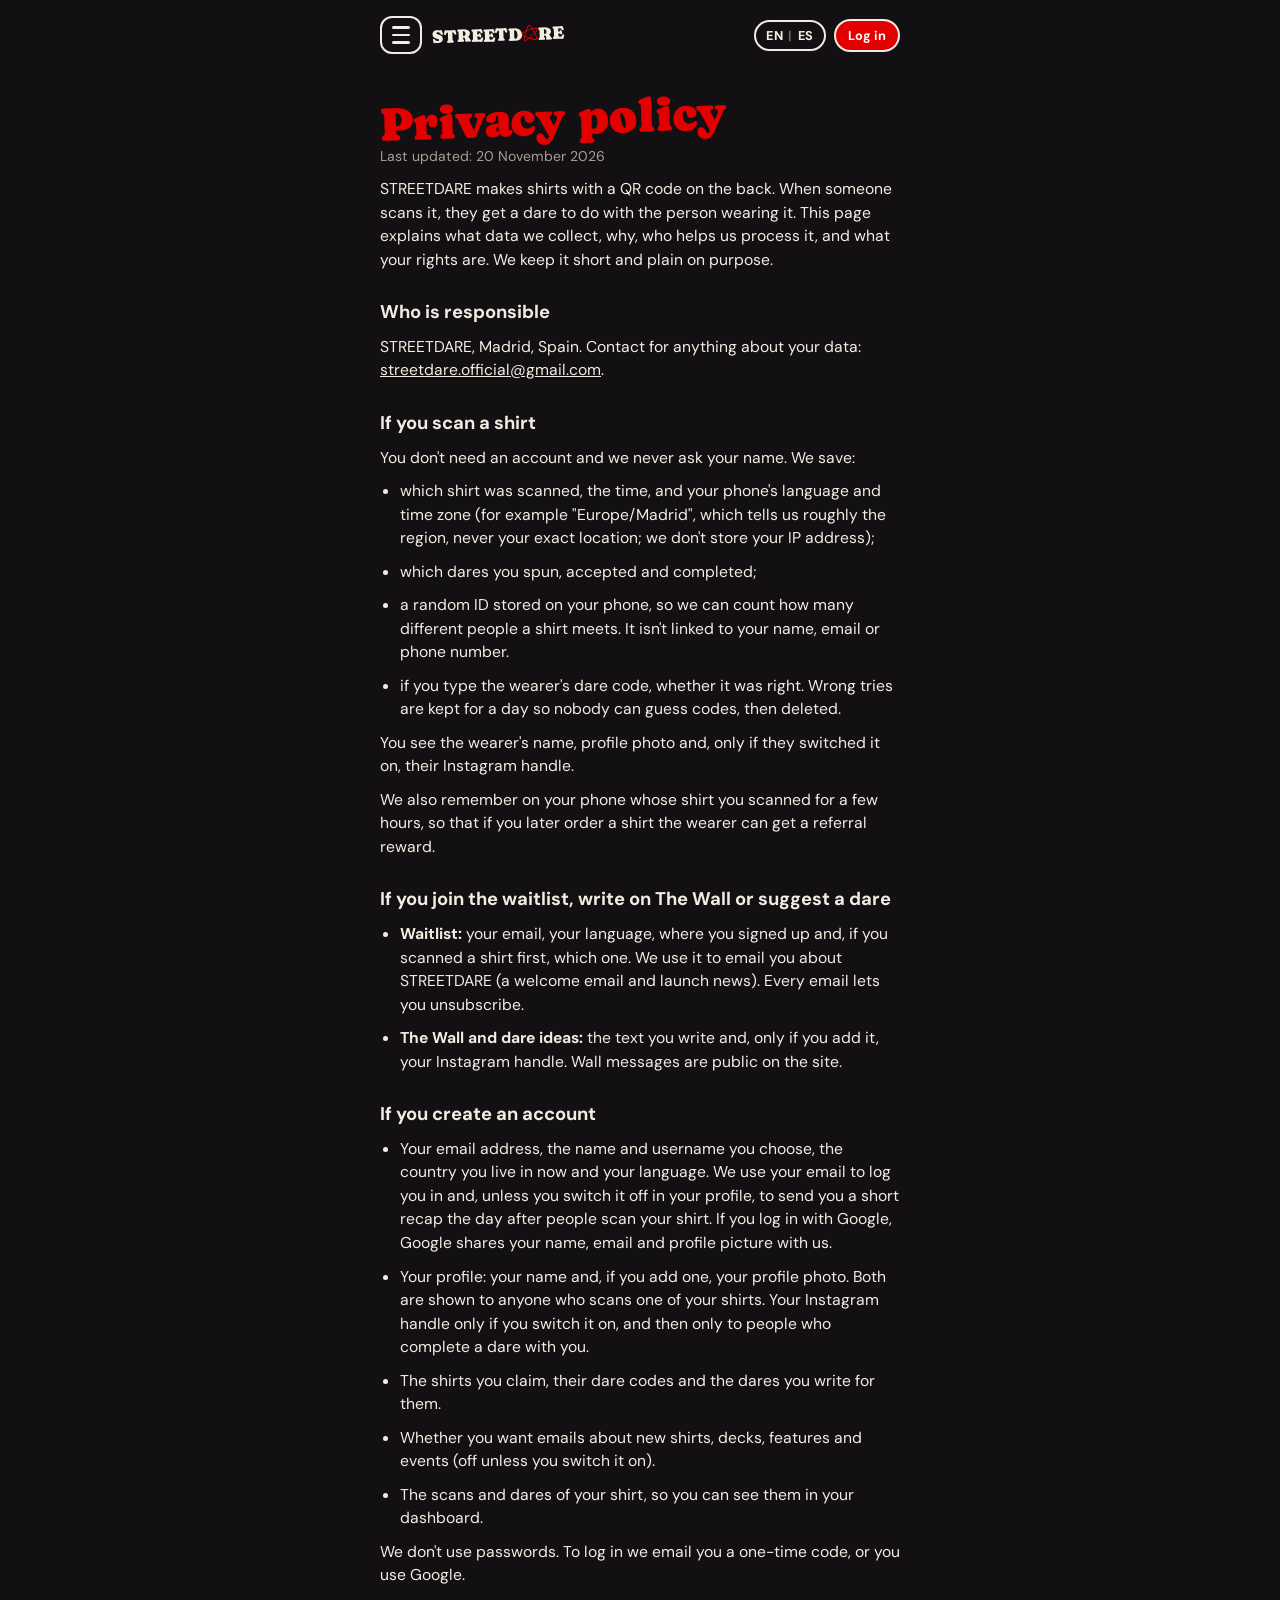
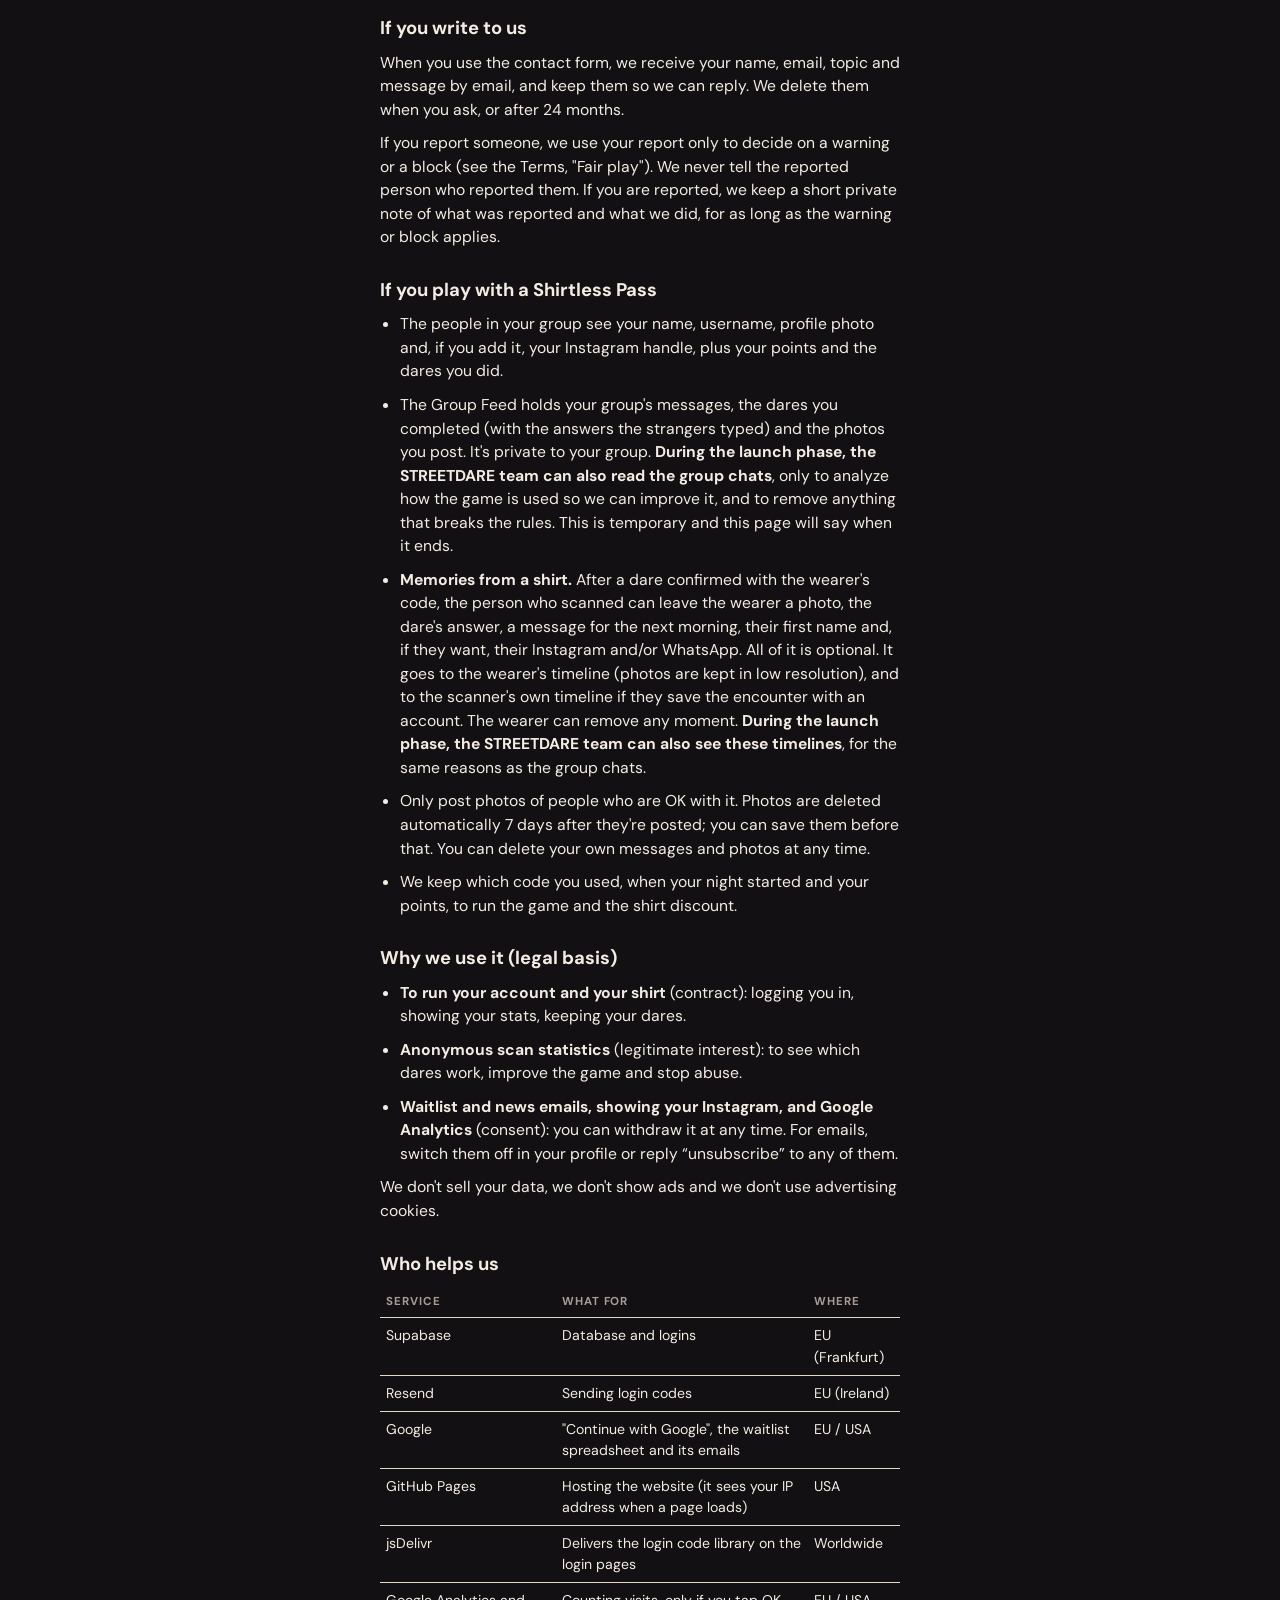
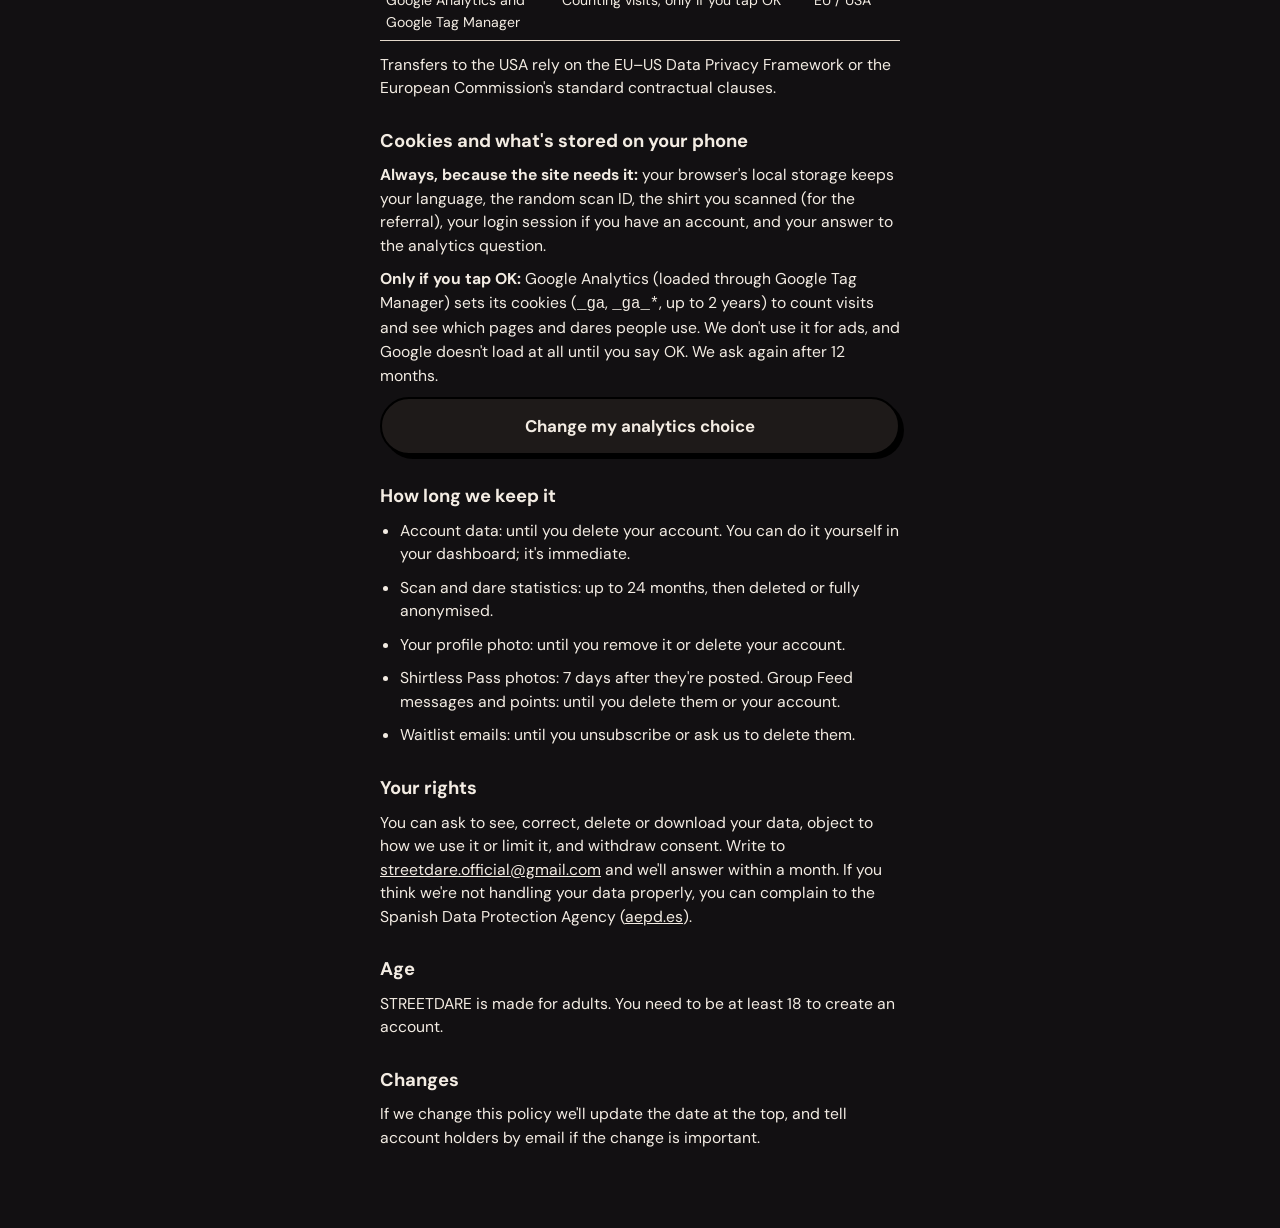
<file: privacy/index.html>
<!doctype html>
<html lang="en">
<head>
<meta charset="utf-8">
<link rel="icon" href="/favicon.ico?v=2" sizes="48x48">
<link rel="icon" href="/favicon.svg?v=2" type="image/svg+xml">
<link rel="icon" href="/img/favicon-32.png?v=2" type="image/png" sizes="32x32">
<link rel="apple-touch-icon" href="/img/apple-touch-icon.png?v=2">
<meta name="viewport" content="width=device-width,initial-scale=1,viewport-fit=cover">
<title>STREETDARE · Privacy policy</title>
<meta name="theme-color" content="#fbf8ef">
<link rel="stylesheet" href="../css/style.css">
<script src="/js/night.js"></script>
<script src="/js/langpick.js"></script>
<style>
.legal{padding:10px 0 70px}
.legal h1{font-size:clamp(2.2rem,10vw,3rem);color:var(--red);transform:rotate(-2deg);margin:12px 0 6px}
.legal h2{font-size:1.15rem;margin:28px 0 8px}
.legal p,.legal li{font-size:.98rem;margin-bottom:10px}
.legal ul{padding-left:20px;margin-bottom:10px}
.legal .upd{color:var(--mute);font-size:.88rem}
.legal table{width:100%;border-collapse:collapse;font-size:.88rem;margin:6px 0 12px}
.legal th,.legal td{text-align:left;border-bottom:1px solid #e3d8ca;padding:7px 6px;vertical-align:top}
.legal th{font-size:.72rem;text-transform:uppercase;letter-spacing:.08em;color:var(--mute)}
</style>
</head>
<body>
<div class="wrap">
  <header class="top">
    <a class="mark display" href="../" aria-label="STREETDARE">STREETD<i class="sdstar" aria-hidden="true"></i>RE</a>
    <div class="right">
      <button class="lang" id="lang" aria-label="Language">ES</button></div>
  </header>

  <!-- ===================== ENGLISH ===================== -->
  <main class="legal" lang="en" data-l="en">
    <h1 class="display">Privacy policy</h1>
    <p class="upd">Last updated: 20 November 2026</p>

    <p>STREETDARE makes shirts with a QR code on the back. When someone scans it, they get a dare to do with the person wearing it. This page explains what data we collect, why, who helps us process it, and what your rights are. We keep it short and plain on purpose.</p>

    <h2>Who is responsible</h2>
    <p>STREETDARE, Madrid, Spain. Contact for anything about your data: <a href="mailto:streetdare.official@gmail.com">streetdare.official@gmail.com</a>.</p>

    <h2>If you scan a shirt</h2>
    <p>You don't need an account and we never ask your name. We save:</p>
    <ul>
      <li>which shirt was scanned, the time, and your phone's language and time zone (for example "Europe/Madrid", which tells us roughly the region, never your exact location; we don't store your IP address);</li>
      <li>which dares you spun, accepted and completed;</li>
      <li>a random ID stored on your phone, so we can count how many different people a shirt meets. It isn't linked to your name, email or phone number.</li>
      <li>if you type the wearer's dare code, whether it was right. Wrong tries are kept for a day so nobody can guess codes, then deleted.</li>
    </ul>
    <p>You see the wearer's name, profile photo and, only if they switched it on, their Instagram handle.</p>
    <p>We also remember on your phone whose shirt you scanned for a few hours, so that if you later order a shirt the wearer can get a referral reward.</p>

    <h2>If you join the waitlist, write on The Wall or suggest a dare</h2>
    <ul>
      <li><b>Waitlist:</b> your email, your language, where you signed up and, if you scanned a shirt first, which one. We use it to email you about STREETDARE (a welcome email and launch news). Every email lets you unsubscribe.</li>
      <li><b>The Wall and dare ideas:</b> the text you write and, only if you add it, your Instagram handle. Wall messages are public on the site.</li>
    </ul>

    <h2>If you create an account</h2>
    <ul>
      <li>Your email address, the name and username you choose, the country you live in now and your language. We use your email to log you in and, unless you switch it off in your profile, to send you a short recap the day after people scan your shirt. If you log in with Google, Google shares your name, email and profile picture with us.</li>
      <li>Your profile: your name and, if you add one, your profile photo. Both are shown to anyone who scans one of your shirts. Your Instagram handle only if you switch it on, and then only to people who complete a dare with you.</li>
      <li>The shirts you claim, their dare codes and the dares you write for them.</li>
      <li>Whether you want emails about new shirts, decks, features and events (off unless you switch it on).</li>
      <li>The scans and dares of your shirt, so you can see them in your dashboard.</li>
    </ul>
    <p>We don't use passwords. To log in we email you a one-time code, or you use Google.</p>

    <h2>If you write to us</h2>
    <p>When you use the contact form, we receive your name, email, topic and message by email, and keep them so we can reply. We delete them when you ask, or after 24 months.</p>
    <p>If you report someone, we use your report only to decide on a warning or a block (see the Terms, "Fair play"). We never tell the reported person who reported them. If you are reported, we keep a short private note of what was reported and what we did, for as long as the warning or block applies.</p>

    <h2>If you play with a Shirtless Pass</h2>
    <ul>
      <li>The people in your group see your name, username, profile photo and, if you add it, your Instagram handle, plus your points and the dares you did.</li>
      <li>The Group Feed holds your group's messages, the dares you completed (with the answers the strangers typed) and the photos you post. It's private to your group. <b>During the launch phase, the STREETDARE team can also read the group chats</b>, only to analyze how the game is used so we can improve it, and to remove anything that breaks the rules. This is temporary and this page will say when it ends.</li>
      <li><b>Memories from a shirt.</b> After a dare confirmed with the wearer's code, the person who scanned can leave the wearer a photo, the dare's answer, a message for the next morning, their first name and, if they want, their Instagram and/or WhatsApp. All of it is optional. It goes to the wearer's timeline (photos are kept in low resolution), and to the scanner's own timeline if they save the encounter with an account. The wearer can remove any moment. <b>During the launch phase, the STREETDARE team can also see these timelines</b>, for the same reasons as the group chats.</li>
      <li>Only post photos of people who are OK with it. Photos are deleted automatically 7 days after they're posted; you can save them before that. You can delete your own messages and photos at any time.</li>
      <li>We keep which code you used, when your night started and your points, to run the game and the shirt discount.</li>
    </ul>

    <h2>Why we use it (legal basis)</h2>
    <ul>
      <li><b>To run your account and your shirt</b> (contract): logging you in, showing your stats, keeping your dares.</li>
      <li><b>Anonymous scan statistics</b> (legitimate interest): to see which dares work, improve the game and stop abuse.</li>
      <li><b>Waitlist and news emails, showing your Instagram, and Google Analytics</b> (consent): you can withdraw it at any time. For emails, switch them off in your profile or reply “unsubscribe” to any of them.</li>
    </ul>
    <p>We don't sell your data, we don't show ads and we don't use advertising cookies.</p>

    <h2>Who helps us</h2>
    <table>
      <tr><th>Service</th><th>What for</th><th>Where</th></tr>
      <tr><td>Supabase</td><td>Database and logins</td><td>EU (Frankfurt)</td></tr>
      <tr><td>Resend</td><td>Sending login codes</td><td>EU (Ireland)</td></tr>
      <tr><td>Google</td><td>"Continue with Google", the waitlist spreadsheet and its emails</td><td>EU / USA</td></tr>
      <tr><td>GitHub Pages</td><td>Hosting the website (it sees your IP address when a page loads)</td><td>USA</td></tr>
      <tr><td>jsDelivr</td><td>Delivers the login code library on the login pages</td><td>Worldwide</td></tr>
      <tr><td>Google Analytics and Google Tag Manager</td><td>Counting visits, only if you tap OK</td><td>EU / USA</td></tr>
    </table>
    <p>Transfers to the USA rely on the EU–US Data Privacy Framework or the European Commission's standard contractual clauses.</p>

    <h2 id="cookies">Cookies and what's stored on your phone</h2>
    <p><b>Always, because the site needs it:</b> your browser's local storage keeps your language, the random scan ID, the shirt you scanned (for the referral), your login session if you have an account, and your answer to the analytics question.</p>
    <p><b>Only if you tap OK:</b> Google Analytics (loaded through Google Tag Manager) sets its cookies (<code>_ga</code>, <code>_ga_*</code>, up to 2 years) to count visits and see which pages and dares people use. We don't use it for ads, and Google doesn't load at all until you say OK. We ask again after 12 months.</p>
    <p><button class="btn" type="button" id="consentReset">Change my analytics choice</button></p>

    <h2>How long we keep it</h2>
    <ul>
      <li>Account data: until you delete your account. You can do it yourself in your dashboard; it's immediate.</li>
      <li>Scan and dare statistics: up to 24 months, then deleted or fully anonymised.</li>
      <li>Your profile photo: until you remove it or delete your account.</li>
      <li>Shirtless Pass photos: 7 days after they're posted. Group Feed messages and points: until you delete them or your account.</li>
      <li>Waitlist emails: until you unsubscribe or ask us to delete them.</li>
    </ul>

    <h2>Your rights</h2>
    <p>You can ask to see, correct, delete or download your data, object to how we use it or limit it, and withdraw consent. Write to <a href="mailto:streetdare.official@gmail.com">streetdare.official@gmail.com</a> and we'll answer within a month. If you think we're not handling your data properly, you can complain to the Spanish Data Protection Agency (<a href="https://www.aepd.es" target="_blank" rel="noopener">aepd.es</a>).</p>

    <h2>Age</h2>
    <p>STREETDARE is made for adults. You need to be at least 18 to create an account.</p>

    <h2>Changes</h2>
    <p>If we change this policy we'll update the date at the top, and tell account holders by email if the change is important.</p>
  </main>

  <!-- ===================== ESPAÑOL ===================== -->
  <main class="legal" lang="es" data-l="es" hidden>
    <h1 class="display">Política de privacidad</h1>
    <p class="upd">Última actualización: 20 de noviembre de 2026</p>

    <p>STREETDARE hace camisetas con un código QR en la espalda. Quien lo escanea recibe un reto para hacer con la persona que la lleva. Aquí te contamos qué datos recogemos, para qué, quién nos ayuda a tratarlos y qué derechos tienes. Lo hemos escrito corto y claro a propósito.</p>

    <h2>Responsable</h2>
    <p>STREETDARE, Madrid, España. Para cualquier cosa sobre tus datos: <a href="mailto:streetdare.official@gmail.com">streetdare.official@gmail.com</a>.</p>

    <h2>Si escaneas una camiseta</h2>
    <p>No necesitas cuenta y nunca te pedimos tu nombre. Guardamos:</p>
    <ul>
      <li>qué camiseta se escaneó, la hora, y el idioma y la zona horaria de tu móvil (por ejemplo "Europe/Madrid", que nos dice más o menos la región, nunca tu ubicación exacta; no guardamos tu dirección IP);</li>
      <li>qué retos sacaste, aceptaste y completaste;</li>
      <li>un identificador aleatorio guardado en tu móvil, para contar a cuántas personas distintas conoce una camiseta. No está vinculado a tu nombre, email ni teléfono.</li>
      <li>si escribes el código de reto de quien lleva la camiseta, si era correcto. Los intentos fallidos se guardan un día para que nadie pueda adivinar códigos, y luego se borran.</li>
    </ul>
    <p>Ves el nombre y la foto de perfil de quien lleva la camiseta y, solo si lo ha activado, su usuario de Instagram.</p>
    <p>También recordamos en tu móvil, durante unas horas, de quién era la camiseta que escaneaste, para que si luego pides una camiseta quien la llevaba reciba una recompensa por recomendación.</p>

    <h2>Si te apuntas a la lista, escribes en The Wall o propones un reto</h2>
    <ul>
      <li><b>Lista de espera:</b> tu email, tu idioma, dónde te apuntaste y, si antes escaneaste una camiseta, cuál. Lo usamos para escribirte sobre STREETDARE (un email de bienvenida y novedades del lanzamiento). Todos los emails te permiten darte de baja.</li>
      <li><b>The Wall e ideas de retos:</b> el texto que escribes y, solo si lo añades, tu usuario de Instagram. Los mensajes de The Wall son públicos en la web.</li>
    </ul>

    <h2>Si creas una cuenta</h2>
    <ul>
      <li>Tu email, el nombre y el nombre de usuario que elijas, el país en el que vives ahora y tu idioma. Usamos tu email para que entres y, salvo que lo desactives en tu perfil, para mandarte un breve resumen el día después de que escaneen tu camiseta. Si entras con Google, Google nos comparte tu nombre, email y foto de perfil.</li>
      <li>Tu perfil: tu nombre y, si la añades, tu foto de perfil. Los dos los ve cualquiera que escanee una de tus camisetas. Tu usuario de Instagram solo si lo activas, y entonces solo lo ve quien completa un reto contigo.</li>
      <li>Las camisetas que reclamas, sus códigos de reto y los retos que escribes para ellas.</li>
      <li>Si quieres recibir emails sobre camisetas, barajas y funciones nuevas, y eventos (desactivado salvo que lo actives).</li>
      <li>Los escaneos y retos de tu camiseta, para que los veas en tu panel.</li>
    </ul>
    <p>No usamos contraseñas. Para entrar te enviamos un código de un solo uso por email, o usas Google.</p>

    <h2>Si nos escribes</h2>
    <p>Cuando usas el formulario de contacto, recibimos por email tu nombre, tu email, el tema y tu mensaje, y los guardamos para poder responderte. Los borramos cuando nos lo pidas o pasados 24 meses.</p>
    <p>Si denuncias a alguien, usamos tu denuncia solo para decidir un aviso o un bloqueo (ver las Condiciones, "Juego limpio"). Nunca le decimos a la persona denunciada quién la denunció. Si te denuncian, guardamos una nota privada breve de lo denunciado y de lo que hicimos, mientras dure el aviso o el bloqueo.</p>

    <h2>Si juegas con un Shirtless Pass</h2>
    <ul>
      <li>Las personas de tu grupo ven tu nombre, tu usuario, tu foto de perfil y, si lo añades, tu Instagram, además de tus puntos y los retos que hiciste.</li>
      <li>El Group Feed guarda los mensajes de tu grupo, los retos completados (con las respuestas que escribieron los desconocidos) y las fotos que subís. Es privado para tu grupo. <b>Durante la fase de lanzamiento, el equipo de STREETDARE también puede leer los chats de grupo</b>, solo para analizar cómo se usa el juego y poder mejorarlo, y para quitar lo que incumpla las normas. Es temporal, y esta página dirá cuándo termina.</li>
      <li><b>Recuerdos de una camiseta.</b> Tras un reto confirmado con el código de quien lleva la camiseta, quien la escaneó puede dejarle una foto, la respuesta del reto, un mensaje para la mañana siguiente, su nombre y, si quiere, su Instagram y/o WhatsApp. Todo es opcional. Va a la línea de tiempo de quien lleva la camiseta (las fotos se guardan en baja resolución) y a la de quien escaneó si guarda el encuentro con una cuenta. Quien lleva la camiseta puede quitar cualquier momento. <b>Durante la fase de lanzamiento, el equipo de STREETDARE también puede ver estas líneas de tiempo</b>, por los mismos motivos que los chats de grupo.</li>
      <li>Sube solo fotos de gente que esté de acuerdo. Las fotos se borran automáticamente 7 días después de subirlas; puedes guardarlas antes. Puedes borrar tus mensajes y fotos cuando quieras.</li>
      <li>Guardamos qué código usaste, cuándo empezó tu noche y tus puntos, para que funcione el juego y el descuento en la camiseta.</li>
    </ul>

    <h2>Para qué los usamos (base legal)</h2>
    <ul>
      <li><b>Gestionar tu cuenta y tu camiseta</b> (contrato): iniciar sesión, mostrarte tus estadísticas, guardar tus retos.</li>
      <li><b>Estadísticas anónimas de escaneos</b> (interés legítimo): ver qué retos funcionan, mejorar el juego y evitar abusos.</li>
      <li><b>Emails de la lista y de novedades, mostrar tu Instagram y Google Analytics</b> (consentimiento): puedes retirarlo cuando quieras. Para los emails, desactívalos en tu perfil o responde «baja» a cualquiera de ellos.</li>
    </ul>
    <p>No vendemos tus datos, no mostramos anuncios y no usamos cookies publicitarias.</p>

    <h2>Quién nos ayuda</h2>
    <table>
      <tr><th>Servicio</th><th>Para qué</th><th>Dónde</th></tr>
      <tr><td>Supabase</td><td>Base de datos e inicio de sesión</td><td>UE (Fráncfort)</td></tr>
      <tr><td>Resend</td><td>Enviar los códigos de acceso</td><td>UE (Irlanda)</td></tr>
      <tr><td>Google</td><td>"Continuar con Google", la hoja de la lista de espera y sus emails</td><td>UE / EE. UU.</td></tr>
      <tr><td>GitHub Pages</td><td>Alojar la web (ve tu dirección IP al cargar una página)</td><td>EE. UU.</td></tr>
      <tr><td>jsDelivr</td><td>Sirve la librería de inicio de sesión en las páginas de acceso</td><td>Mundial</td></tr>
      <tr><td>Google Analytics y Google Tag Manager</td><td>Contar visitas, solo si pulsas «Vale»</td><td>UE / EE. UU.</td></tr>
    </table>
    <p>Las transferencias a EE. UU. se basan en el Marco de Privacidad de Datos UE–EE. UU. o en las cláusulas contractuales tipo de la Comisión Europea.</p>

    <h2 id="cookies-es">Cookies y lo que se guarda en tu móvil</h2>
    <p><b>Siempre, porque la web lo necesita:</b> el almacenamiento local de tu navegador guarda tu idioma, el identificador aleatorio de escaneo, la camiseta que escaneaste (para la recomendación), tu sesión si tienes cuenta y tu respuesta a la pregunta de analítica.</p>
    <p><b>Solo si pulsas «Vale»:</b> Google Analytics (cargado a través de Google Tag Manager) instala sus cookies (<code>_ga</code>, <code>_ga_*</code>, hasta 2 años) para contar visitas y ver qué páginas y retos se usan. No lo usamos para anuncios, y Google no se carga hasta que dices que sí. Te volvemos a preguntar a los 12 meses.</p>
    <p><button class="btn" type="button" id="consentResetEs">Cambiar mi elección de analítica</button></p>

    <h2>Cuánto tiempo lo guardamos</h2>
    <ul>
      <li>Datos de la cuenta: hasta que borres tu cuenta. Puedes hacerlo tú en tu panel, y es inmediato.</li>
      <li>Estadísticas de escaneos y retos: hasta 24 meses; después se borran o se anonimizan del todo.</li>
      <li>Tu foto de perfil: hasta que la quites o borres tu cuenta.</li>
      <li>Fotos del Shirtless Pass: 7 días desde que se suben. Mensajes del Group Feed y puntos: hasta que los borres o borres tu cuenta.</li>
      <li>Emails de la lista de espera: hasta que te des de baja o nos pidas borrarlos.</li>
    </ul>

    <h2>Tus derechos</h2>
    <p>Puedes pedir ver, corregir, borrar o descargar tus datos, oponerte a su uso o limitarlo, y retirar tu consentimiento. Escríbenos a <a href="mailto:streetdare.official@gmail.com">streetdare.official@gmail.com</a> y te respondemos en menos de un mes. Si crees que no tratamos bien tus datos, puedes reclamar ante la Agencia Española de Protección de Datos (<a href="https://www.aepd.es" target="_blank" rel="noopener">aepd.es</a>).</p>

    <h2>Edad</h2>
    <p>STREETDARE está pensado para adultos. Necesitas tener al menos 18 años para crear una cuenta.</p>

    <h2>Cambios</h2>
    <p>Si cambiamos esta política actualizaremos la fecha de arriba y, si el cambio es importante, avisaremos por email a quien tenga cuenta.</p>
  </main>
</div>
<script>
(function(){
  var L; try{ L = localStorage.getItem('sd_lang2'); }catch(e){}
  if (L !== 'es') L = 'en';
  var b = document.getElementById('lang');
  function paint(){
    document.documentElement.lang = L;
    document.querySelectorAll('[data-l]').forEach(function(m){ m.hidden = m.getAttribute('data-l') !== L; });
    b.innerHTML = ['en','es'].map(function(c){ return '<span' + (c === L ? ' class="on"' : '') + '>' + c.toUpperCase() + '</span>'; }).join('<i>|</i>');
  }
  b.onclick = function(){ var to = L === 'en' ? 'es' : 'en'; langConfirm(to, function(){ L = to; try{ localStorage.setItem('sd_lang2', L); }catch(e){} paint(); }); };
  paint();
  ['consentReset','consentResetEs','consentResetHu'].forEach(function(id){ var x = document.getElementById(id); if (x) x.onclick = function(){
    try{ localStorage.removeItem('sd_consent'); }catch(e){}
    x.textContent = L === 'es' ? 'Hecho. Te lo preguntaremos en la próxima página ✓' : L === 'hu' ? 'Kész, a következő oldalon újra megkérdezzük ✓' : 'Done. We’ll ask again on the next page ✓'; x.disabled = true;
  }; });
})();
</script>
<script src="/js/menu.js"></script>
<script src="/js/passbar.js"></script>
<script src="/js/hello.js" defer></script>
<script src="/js/header.js" defer></script>
</body>
</html>
</file>
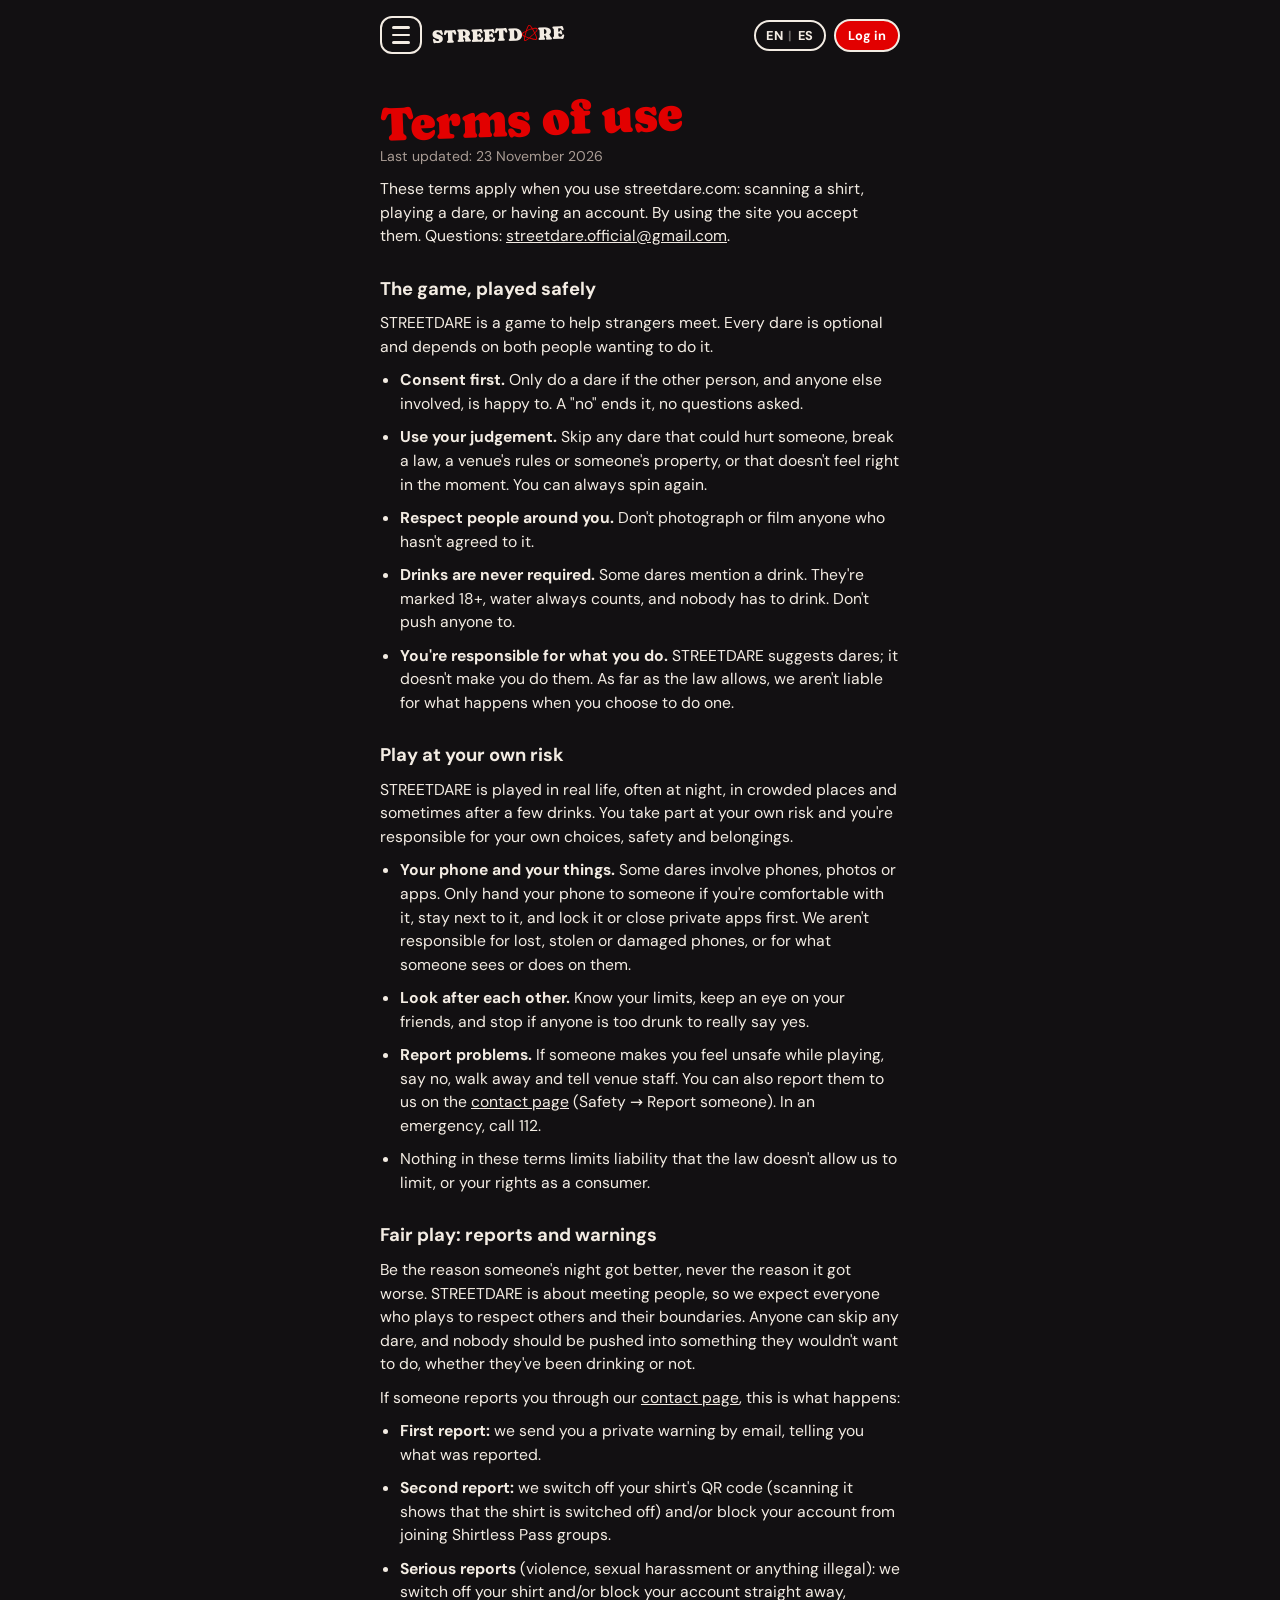
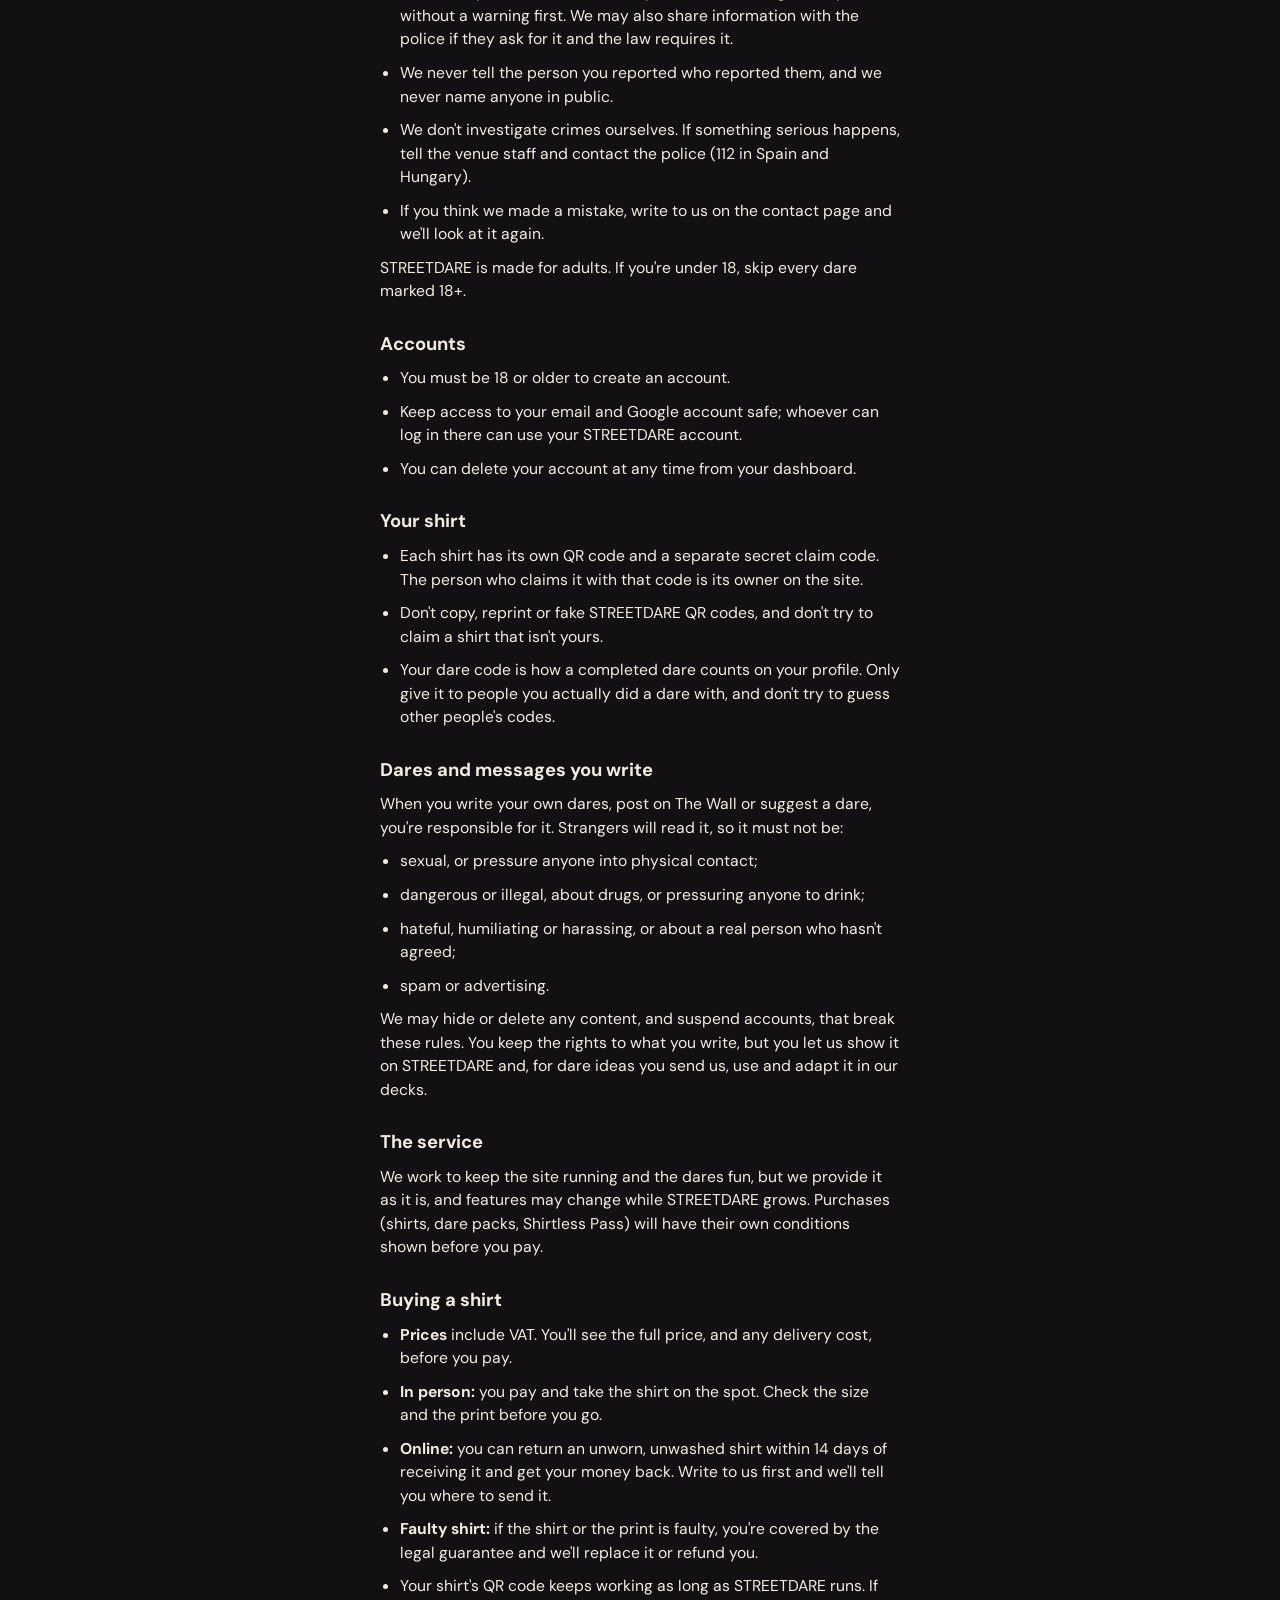
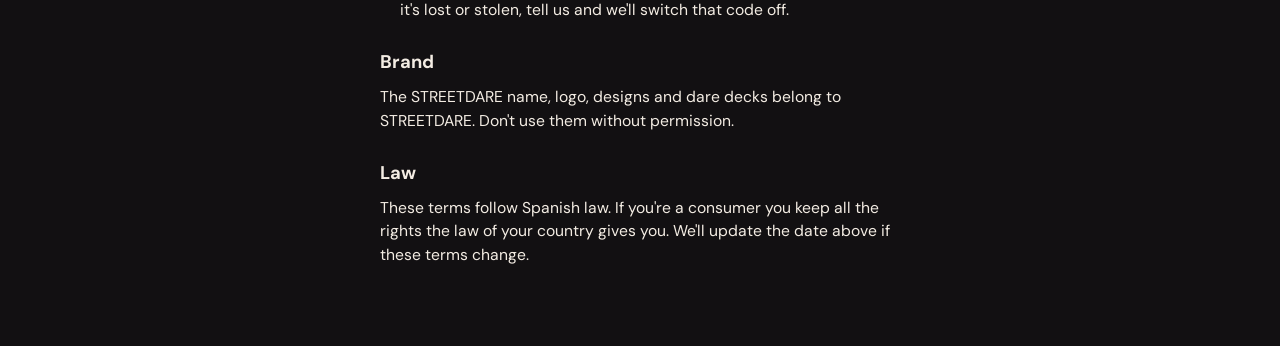
<file: terms/index.html>
<!doctype html>
<html lang="en">
<head>
<meta charset="utf-8">
<link rel="icon" href="/favicon.ico?v=2" sizes="48x48">
<link rel="icon" href="/favicon.svg?v=2" type="image/svg+xml">
<link rel="icon" href="/img/favicon-32.png?v=2" type="image/png" sizes="32x32">
<link rel="apple-touch-icon" href="/img/apple-touch-icon.png?v=2">
<meta name="viewport" content="width=device-width,initial-scale=1,viewport-fit=cover">
<title>STREETDARE · Terms of use</title>
<meta name="theme-color" content="#fbf8ef">
<link rel="stylesheet" href="../css/style.css">
<script src="/js/night.js"></script>
<script src="/js/langpick.js"></script>
<style>
.legal{padding:10px 0 70px}
.legal h1{font-size:clamp(2.2rem,10vw,3rem);color:var(--red);transform:rotate(-2deg);margin:12px 0 6px}
.legal h2{font-size:1.15rem;margin:28px 0 8px}
.legal p,.legal li{font-size:.98rem;margin-bottom:10px}
.legal ul{padding-left:20px;margin-bottom:10px}
.legal .upd{color:var(--mute);font-size:.88rem}
.legal table{width:100%;border-collapse:collapse;font-size:.88rem;margin:6px 0 12px}
.legal th,.legal td{text-align:left;border-bottom:1px solid #e3d8ca;padding:7px 6px;vertical-align:top}
.legal th{font-size:.72rem;text-transform:uppercase;letter-spacing:.08em;color:var(--mute)}
</style>
</head>
<body>
<div class="wrap">
  <header class="top">
    <a class="mark display" href="../" aria-label="STREETDARE">STREETD<i class="sdstar" aria-hidden="true"></i>RE</a>
    <div class="right">
      <button class="lang" id="lang" aria-label="Language">ES</button></div>
  </header>

  <!-- ===================== ENGLISH ===================== -->
  <main class="legal" lang="en" data-l="en">
    <h1 class="display">Terms of use</h1>
    <p class="upd">Last updated: 23 November 2026</p>
    <p>These terms apply when you use streetdare.com: scanning a shirt, playing a dare, or having an account. By using the site you accept them. Questions: <a href="mailto:streetdare.official@gmail.com">streetdare.official@gmail.com</a>.</p>

    <h2>The game, played safely</h2>
    <p>STREETDARE is a game to help strangers meet. Every dare is optional and depends on both people wanting to do it.</p>
    <ul>
      <li><b>Consent first.</b> Only do a dare if the other person, and anyone else involved, is happy to. A "no" ends it, no questions asked.</li>
      <li><b>Use your judgement.</b> Skip any dare that could hurt someone, break a law, a venue's rules or someone's property, or that doesn't feel right in the moment. You can always spin again.</li>
      <li><b>Respect people around you.</b> Don't photograph or film anyone who hasn't agreed to it.</li>
      <li><b>Drinks are never required.</b> Some dares mention a drink. They're marked 18+, water always counts, and nobody has to drink. Don't push anyone to.</li>
      <li><b>You're responsible for what you do.</b> STREETDARE suggests dares; it doesn't make you do them. As far as the law allows, we aren't liable for what happens when you choose to do one.</li>
    </ul>

    <h2 id="risk">Play at your own risk</h2>
    <p>STREETDARE is played in real life, often at night, in crowded places and sometimes after a few drinks. You take part at your own risk and you're responsible for your own choices, safety and belongings.</p>
    <ul>
      <li><b>Your phone and your things.</b> Some dares involve phones, photos or apps. Only hand your phone to someone if you're comfortable with it, stay next to it, and lock it or close private apps first. We aren't responsible for lost, stolen or damaged phones, or for what someone sees or does on them.</li>
      <li><b>Look after each other.</b> Know your limits, keep an eye on your friends, and stop if anyone is too drunk to really say yes.</li>
      <li><b>Report problems.</b> If someone makes you feel unsafe while playing, say no, walk away and tell venue staff. You can also report them to us on the <a href="../contact/?topic=report">contact page</a> (Safety → Report someone). In an emergency, call 112.</li>
      <li>Nothing in these terms limits liability that the law doesn't allow us to limit, or your rights as a consumer.</li>
    </ul>

    <h2 id="fair-play">Fair play: reports and warnings</h2>
    <p>Be the reason someone's night got better, never the reason it got worse. STREETDARE is about meeting people, so we expect everyone who plays to respect others and their boundaries. Anyone can skip any dare, and nobody should be pushed into something they wouldn't want to do, whether they've been drinking or not.</p>
    <p>If someone reports you through our <a href="../contact/?topic=report">contact page</a>, this is what happens:</p>
    <ul>
      <li><b>First report:</b> we send you a private warning by email, telling you what was reported.</li>
      <li><b>Second report:</b> we switch off your shirt's QR code (scanning it shows that the shirt is switched off) and/or block your account from joining Shirtless Pass groups.</li>
      <li><b>Serious reports</b> (violence, sexual harassment or anything illegal): we switch off your shirt and/or block your account straight away, without a warning first. We may also share information with the police if they ask for it and the law requires it.</li>
      <li>We never tell the person you reported who reported them, and we never name anyone in public.</li>
      <li>We don't investigate crimes ourselves. If something serious happens, tell the venue staff and contact the police (112 in Spain and Hungary).</li>
      <li>If you think we made a mistake, write to us on the contact page and we'll look at it again.</li>
    </ul>
    <p>STREETDARE is made for adults. If you're under 18, skip every dare marked 18+.</p>

    <h2>Accounts</h2>
    <ul>
      <li>You must be 18 or older to create an account.</li>
      <li>Keep access to your email and Google account safe; whoever can log in there can use your STREETDARE account.</li>
      <li>You can delete your account at any time from your dashboard.</li>
    </ul>

    <h2>Your shirt</h2>
    <ul>
      <li>Each shirt has its own QR code and a separate secret claim code. The person who claims it with that code is its owner on the site.</li>
      <li>Don't copy, reprint or fake STREETDARE QR codes, and don't try to claim a shirt that isn't yours.</li>
      <li>Your dare code is how a completed dare counts on your profile. Only give it to people you actually did a dare with, and don't try to guess other people's codes.</li>
    </ul>

    <h2>Dares and messages you write</h2>
    <p>When you write your own dares, post on The Wall or suggest a dare, you're responsible for it. Strangers will read it, so it must not be:</p>
    <ul>
      <li>sexual, or pressure anyone into physical contact;</li>
      <li>dangerous or illegal, about drugs, or pressuring anyone to drink;</li>
      <li>hateful, humiliating or harassing, or about a real person who hasn't agreed;</li>
      <li>spam or advertising.</li>
    </ul>
    <p>We may hide or delete any content, and suspend accounts, that break these rules. You keep the rights to what you write, but you let us show it on STREETDARE and, for dare ideas you send us, use and adapt it in our decks.</p>

    <h2>The service</h2>
    <p>We work to keep the site running and the dares fun, but we provide it as it is, and features may change while STREETDARE grows. Purchases (shirts, dare packs, Shirtless Pass) will have their own conditions shown before you pay.</p>

    <h2 id="buying">Buying a shirt</h2>
    <ul>
      <li><b>Prices</b> include VAT. You'll see the full price, and any delivery cost, before you pay.</li>
      <li><b>In person:</b> you pay and take the shirt on the spot. Check the size and the print before you go.</li>
      <li><b>Online:</b> you can return an unworn, unwashed shirt within 14 days of receiving it and get your money back. Write to us first and we'll tell you where to send it.</li>
      <li><b>Faulty shirt:</b> if the shirt or the print is faulty, you're covered by the legal guarantee and we'll replace it or refund you.</li>
      <li>Your shirt's QR code keeps working as long as STREETDARE runs. If it's lost or stolen, tell us and we'll switch that code off.</li>
    </ul>

    <h2>Brand</h2>
    <p>The STREETDARE name, logo, designs and dare decks belong to STREETDARE. Don't use them without permission.</p>

    <h2>Law</h2>
    <p>These terms follow Spanish law. If you're a consumer you keep all the rights the law of your country gives you. We'll update the date above if these terms change.</p>
  </main>

  <!-- ===================== ESPAÑOL ===================== -->
  <main class="legal" lang="es" data-l="es" hidden>
    <h1 class="display">Condiciones de uso</h1>
    <p class="upd">Última actualización: 23 de noviembre de 2026</p>
    <p>Estas condiciones se aplican cuando usas streetdare.com: al escanear una camiseta, jugar un reto o tener una cuenta. Al usar la web las aceptas. Dudas: <a href="mailto:streetdare.official@gmail.com">streetdare.official@gmail.com</a>.</p>

    <h2>El juego, con cabeza</h2>
    <p>STREETDARE es un juego para que desconocidos se conozcan. Todos los retos son opcionales y dependen de que las dos personas quieran hacerlo.</p>
    <ul>
      <li><b>Primero, el consentimiento.</b> Haz un reto solo si la otra persona, y cualquiera que participe, está a gusto. Un "no" lo termina, sin más.</li>
      <li><b>Usa tu criterio.</b> Sáltate cualquier reto que pueda hacer daño a alguien, saltarse una ley, las normas de un local o dañar algo, o que en ese momento no te cuadre. Siempre puedes sacar otro.</li>
      <li><b>Respeta a quien te rodea.</b> No hagas fotos ni grabes a nadie que no haya dicho que sí.</li>
      <li><b>Beber nunca es obligatorio.</b> Algunos retos mencionan una bebida. Están marcados +18, el agua siempre vale y nadie tiene que beber. No presiones a nadie.</li>
      <li><b>Eres responsable de lo que haces.</b> STREETDARE propone retos; no te obliga a hacerlos. En la medida en que la ley lo permita, no respondemos de lo que pase cuando decides hacer uno.</li>
    </ul>

    <h2 id="riesgo">Juegas bajo tu propia responsabilidad</h2>
    <p>STREETDARE se juega en la vida real, muchas veces de noche, en sitios con mucha gente y a veces después de unas copas. Participas bajo tu propia responsabilidad y eres responsable de tus decisiones, tu seguridad y tus cosas.</p>
    <ul>
      <li><b>Tu móvil y tus cosas.</b> Algunos retos usan el móvil, fotos o apps. Deja tu móvil a alguien solo si te sientes cómodo, quédate a su lado y bloquéalo o cierra las apps privadas antes. No respondemos de móviles perdidos, robados o dañados, ni de lo que alguien vea o haga en ellos.</li>
      <li><b>Cuidaos entre vosotros.</b> Conoce tus límites, no pierdas de vista a tus amigos y para si alguien ha bebido demasiado para decir que sí de verdad.</li>
      <li><b>Avísanos.</b> Si alguien te hace sentir inseguro mientras jugáis, di que no, aléjate y avisa al personal del local. También puedes denunciarlo en la <a href="../contact/?topic=report">página de contacto</a> (Seguridad → Denunciar a alguien). En una emergencia, llama al 112.</li>
      <li>Nada de estas condiciones limita la responsabilidad que la ley no nos permite limitar, ni tus derechos como consumidor.</li>
    </ul>

    <h2 id="juego-limpio">Juego limpio: avisos y sanciones</h2>
    <p>Sé el motivo por el que la noche de alguien fue mejor, nunca por el que fue peor. STREETDARE va de conocer gente, así que esperamos que todo el que juegue respete a los demás y sus límites. Cualquiera puede saltarse cualquier reto, y nadie debe sentirse presionado a hacer algo que no querría hacer, haya bebido o no.</p>
    <p>Si alguien te denuncia a través de nuestra <a href="../contact/?topic=report">página de contacto</a>, esto es lo que pasa:</p>
    <ul>
      <li><b>Primer aviso:</b> te enviamos un aviso privado por email contándote qué se ha denunciado.</li>
      <li><b>Segundo aviso:</b> desactivamos el código QR de tu camiseta (al escanearla se verá que está desactivada) y/o bloqueamos tu cuenta para que no puedas unirte a grupos del Shirtless Pass.</li>
      <li><b>Denuncias graves</b> (violencia, acoso sexual o cualquier cosa ilegal): desactivamos tu camiseta y/o bloqueamos tu cuenta inmediatamente, sin aviso previo. También podemos compartir información con la policía si nos la pide y la ley lo exige.</li>
      <li>Nunca le decimos a la persona denunciada quién la denunció, y nunca señalamos a nadie en público.</li>
      <li>No investigamos delitos por nuestra cuenta. Si pasa algo grave, avisa al personal del local y llama a la policía (112 en España y Hungría).</li>
      <li>Si crees que nos hemos equivocado, escríbenos desde la página de contacto y lo revisaremos.</li>
    </ul>

    <p>STREETDARE está pensado para adultos. Si tienes menos de 18 años, sáltate todos los retos marcados +18.</p>

    <h2>Cuentas</h2>
    <ul>
      <li>Necesitas tener 18 años o más para crear una cuenta.</li>
      <li>Protege el acceso a tu email y a tu cuenta de Google: quien pueda entrar ahí puede usar tu cuenta de STREETDARE.</li>
      <li>Puedes borrar tu cuenta cuando quieras desde tu panel.</li>
    </ul>

    <h2>Tu camiseta</h2>
    <ul>
      <li>Cada camiseta tiene su propio QR y un código secreto aparte para reclamarla. Quien la reclama con ese código es su dueño en la web.</li>
      <li>No copies, reimprimas ni falsifiques códigos QR de STREETDARE, ni intentes reclamar una camiseta que no es tuya.</li>
      <li>Tu código de reto es lo que hace que un reto completado cuente en tu perfil. Dáselo solo a quien de verdad haya hecho un reto contigo, y no intentes adivinar los códigos de otros.</li>
    </ul>

    <h2>Los retos y mensajes que escribes</h2>
    <p>Cuando escribes tus propios retos, publicas en The Wall o propones un reto, eres responsable de ello. Lo van a leer desconocidos, así que no puede ser:</p>
    <ul>
      <li>sexual, ni presionar a nadie a tener contacto físico;</li>
      <li>peligroso o ilegal, sobre drogas, ni presionar a nadie a beber;</li>
      <li>de odio, humillante o acosador, ni sobre una persona real que no haya dado su permiso;</li>
      <li>spam o publicidad.</li>
    </ul>
    <p>Podemos ocultar o borrar contenido, y suspender cuentas, que incumplan estas normas. Lo que escribes sigue siendo tuyo, pero nos permites mostrarlo en STREETDARE y, en el caso de las ideas de retos que nos envías, usarlas y adaptarlas en nuestras barajas.</p>

    <h2>El servicio</h2>
    <p>Trabajamos para que la web funcione y los retos sean divertidos, pero la ofrecemos tal cual, y las funciones pueden cambiar mientras STREETDARE crece. Las compras (camisetas, packs de retos, Shirtless Pass) tendrán sus propias condiciones, que verás antes de pagar.</p>

    <h2 id="comprar">Comprar una camiseta</h2>
    <ul>
      <li><b>Los precios</b> incluyen el IVA. Verás el precio completo, y el coste del envío si lo hay, antes de pagar.</li>
      <li><b>En persona:</b> pagas y te llevas la camiseta en el momento. Revisa la talla y el estampado antes de irte.</li>
      <li><b>Online:</b> puedes devolver una camiseta sin usar ni lavar en los 14 días siguientes a recibirla y te devolvemos el dinero. Escríbenos antes y te decimos dónde enviarla.</li>
      <li><b>Camiseta defectuosa:</b> si la camiseta o el estampado tienen un defecto, te cubre la garantía legal y la cambiamos o te devolvemos el dinero.</li>
      <li>El QR de tu camiseta funciona mientras exista STREETDARE. Si la pierdes o te la roban, avísanos y desactivamos ese código.</li>
    </ul>

    <h2>Marca</h2>
    <p>El nombre STREETDARE, el logo, los diseños y las barajas de retos son de STREETDARE. No los uses sin permiso.</p>

    <h2>Ley aplicable</h2>
    <p>Estas condiciones se rigen por la ley española. Si eres consumidor, conservas todos los derechos que te da la ley de tu país. Si cambian, actualizaremos la fecha de arriba.</p>
  </main>
</div>
<script>
(function(){
  var L; try{ L = localStorage.getItem('sd_lang2'); }catch(e){}
  if (L !== 'es') L = 'en';
  var b = document.getElementById('lang');
  function paint(){
    document.documentElement.lang = L;
    document.querySelectorAll('[data-l]').forEach(function(m){ m.hidden = m.getAttribute('data-l') !== L; });
    b.innerHTML = ['en','es'].map(function(c){ return '<span' + (c === L ? ' class="on"' : '') + '>' + c.toUpperCase() + '</span>'; }).join('<i>|</i>');
  }
  b.onclick = function(){ var to = L === 'en' ? 'es' : 'en'; langConfirm(to, function(){ L = to; try{ localStorage.setItem('sd_lang2', L); }catch(e){} paint(); }); };
  paint();
})();
</script>
<script src="/js/menu.js"></script>
<script src="/js/passbar.js"></script>
<script src="/js/hello.js" defer></script>
<script src="/js/header.js" defer></script>
</body>
</html>
</file>
<file: css/style.css>
@font-face{font-family:"Caprasimo";src:url(../fonts/caprasimo.woff2) format("woff2");font-weight:400;font-display:swap}
@font-face{font-family:"DM Sans";src:url(../fonts/dm-sans.woff2) format("woff2");font-weight:100 1000;font-display:swap}
/* DM Sans ships without the Hungarian ő ű Ő Ű: the latin build has no latin-ext.
   Without this second face those four letters fall back to a system font and look
   heavier than the words around them, which is exactly what they did. The range below
   is latin-ext, so the browser uses this file for those characters and the file above
   for everything else. */
@font-face{font-family:"DM Sans";src:url(../fonts/dm-sans-ext.woff2) format("woff2");font-weight:100 1000;font-display:swap;unicode-range:U+0100-02BA,U+02BD-02C5,U+02C7-02CC,U+02CE-02D7,U+02DD-02FF,U+0304,U+0308,U+0329,U+1D00-1DBF,U+1E00-1E9F,U+1EF2-1EFF,U+2020,U+20A0-20AB,U+20AD-20C0,U+2113,U+2C60-2C7F,U+A720-A7FF}
:root{--bg:#fbf8ef;--ink:#1b1412;--red:#e20000;--red-d:#e20000;--blush:#f6ddd3;--mute:#6f625c;--card:#fffdf7;--redt:#e20000;--sh:4px 4px 0 var(--ink)}
*{box-sizing:border-box;margin:0}
html{-webkit-text-size-adjust:100%}
body{background:var(--bg);color:var(--ink);font:400 17px/1.5 "DM Sans",system-ui,-apple-system,Segoe UI,sans-serif;min-height:100dvh;overflow-x:hidden}
[hidden]{display:none!important}
.wrap{max-width:560px;margin:0 auto;padding:0 20px}
.display{font-family:"Caprasimo","Bookman Old Style",Georgia,serif;font-weight:400;line-height:1;letter-spacing:-.005em}
a{color:inherit}

/* top bar */
/* the top padding keeps the header clear of the iPhone clock when the site is opened from the home screen (standalone); in Safari the inset is 0 and nothing changes */
.top{display:flex;align-items:center;gap:10px;padding:calc(16px + env(safe-area-inset-top,0px)) 0 16px;position:sticky;top:0;z-index:30;background:transparent;transition:transform .25s ease,background-color .2s ease}
/* Transparent at the top of the page, so the hero starts right under the status bar. Once you have
   scrolled, the page runs behind the bar, so it frosts over just enough to keep the wordmark and
   Profile readable over whatever is passing underneath. js/header.js adds .stuck. */
.top.stuck{background:rgba(251,248,239,.78);-webkit-backdrop-filter:blur(12px) saturate(1.1);backdrop-filter:blur(12px) saturate(1.1)}
html.night .top.stuck{background:rgba(18,16,18,.72)}
@supports not ((backdrop-filter:blur(1px)) or (-webkit-backdrop-filter:blur(1px))){
  .top.stuck{background:var(--bg)}
}
/* scrolling down pushes it away; the smallest scroll up brings it straight back */
.top.hid{transform:translateY(calc(-100% - 4px))}
@media (prefers-reduced-motion:reduce){.top{transition:none}}
.top .mark{margin-right:auto;white-space:nowrap}  /* holds the burger and the mark together on the left */
@media (max-width:420px){ .top{gap:7px} .top .mark{font-size:.95rem} }
/* the narrowest phones still in use: burger, wordmark, language and Profile on one line */
@media (max-width:360px){ .top{gap:4px} .top .mark{font-size:.75rem} .burger{width:36px}
  .top .lang{padding:4px 6px;font-size:.68rem;gap:3px} #acctBtn{padding:5px 8px;font-size:.68rem} }
/* home screen app: a dark strip behind the status bar, so the white clock stays readable in day mode too */
@media (display-mode:standalone){
  body::before{content:"";position:fixed;top:0;left:0;right:0;height:env(safe-area-inset-top,0px);background:#121012;z-index:30;pointer-events:none}
}
.mark{font-size:1.15rem;color:var(--ink);text-decoration:none;transform:rotate(-2deg);display:inline-block}
.lang{font:700 .8rem "DM Sans",sans-serif;background:none;border:2px solid var(--ink);border-radius:99px;padding:6px 12px;color:var(--ink);cursor:pointer}

/* buttons */
.btn{display:block;width:100%;font:700 1.05rem "DM Sans",sans-serif;padding:16px 20px;border-radius:99px;border:2.5px solid var(--ink);background:var(--card);color:var(--ink);box-shadow:var(--sh);cursor:pointer;text-align:center;text-decoration:none;transition:transform .08s,box-shadow .08s}
.btn:active{transform:translate(3px,3px);box-shadow:1px 1px 0 var(--ink)}
.btn.red{background:var(--red);color:#fff}
.btn.big{font-family:"Caprasimo","Bookman Old Style",Georgia,serif;font-weight:400;font-size:1.9rem;letter-spacing:.04em;padding:18px}
.btn.plain{border:0;box-shadow:none;background:none;text-decoration:underline;font-weight:500;color:var(--mute);padding:10px}
.btn:disabled{opacity:.6}
.stack{display:grid;gap:14px}

/* hero */
.hero{padding:28px 0 36px;text-align:center;position:relative}
.kicker{font-weight:700;font-size:.8rem;letter-spacing:.14em;text-transform:uppercase;color:var(--redt)}
.hero h1{font-size:clamp(3.4rem,17vw,5.6rem);color:var(--ink);margin:14px 0 6px;transform:rotate(-3deg)}
.hero h1 span{display:block}
.hero h1 .ink{color:var(--ink)}
.loop{display:block;width:78%;max-width:340px;margin:-6px auto 10px}
.loop path{fill:none;stroke:var(--red);stroke-width:7;stroke-linecap:round;stroke-linejoin:round}
.lede{font-size:1.2rem;max-width:26ch;margin:0 auto 26px}
.lede b{background:linear-gradient(transparent 62%,var(--blush) 62%)}

section{padding:34px 0}
h2.display{font-size:2.2rem;margin-bottom:18px}
.sub{color:var(--mute);margin-bottom:18px}

/* steps */
.steps{display:grid;gap:16px;counter-reset:s}
.step{background:var(--card);border:2.5px solid var(--ink);border-radius:20px;padding:18px 18px 18px 74px;position:relative;box-shadow:var(--sh)}
.step:nth-child(2){transform:rotate(.8deg)}.step:nth-child(3){transform:rotate(-.6deg)}
.step::before{counter-increment:s;content:counter(s);position:absolute;left:16px;top:14px;width:44px;height:44px;border-radius:50%;background:var(--red);color:#fff;font:400 1.5rem/44px "Caprasimo","Bookman Old Style",Georgia,serif;text-align:center}
.step h3{font-size:1.1rem;margin-bottom:2px}
.step p{color:var(--mute);font-size:.97rem}

/* quest chips */
.chips{display:flex;flex-wrap:wrap;gap:10px}
.chip{border:2px solid var(--ink);border-radius:14px;padding:9px 13px;font-size:.95rem;background:var(--card)}
.chip:nth-child(4n+1){transform:rotate(-1.2deg)}.chip:nth-child(5n+2){transform:rotate(1deg)}

/* waitlist */
.wlbox{background:var(--ink);color:var(--bg);border-radius:26px;padding:26px 22px}
.wlbox h2{color:#fff}
.wlbox .sub{color:#d9cdc6}
.wl{display:grid;gap:12px}
.wl input{font:500 1.05rem "DM Sans",sans-serif;padding:15px 18px;border-radius:99px;border:2.5px solid var(--bg);background:transparent;color:#fff;width:100%}
.wl input::placeholder{color:#a89a93}
.wl .btn{border-color:var(--bg);box-shadow:4px 4px 0 var(--red-d)}
.wlmsg{font-weight:700;font-size:1.1rem;padding:8px 0}
.wlerr{color:#ffb4a8;font-size:.9rem}
.demo{font-size:.75rem;color:#a89a93;margin-top:10px}
.light.wlbox{background:var(--card);color:var(--ink);border:2.5px solid var(--ink);box-shadow:var(--sh)}
.light.wlbox h2{color:var(--redt)}.light.wlbox .sub{color:var(--mute)}
.light .wl input{border-color:var(--ink);color:var(--ink)}
.light .wl .btn{border-color:var(--ink);box-shadow:var(--sh)}
.light .wlerr{color:var(--red)}.light .demo{color:var(--mute)}

footer{padding:30px 0 44px;text-align:center;color:var(--mute);font-size:.85rem}

/* ===== play page ===== */
.play{padding:6px 0 40px;text-align:center}
.play h1{font-size:clamp(2.3rem,11vw,3.2rem);color:var(--redt);margin:8px 0 10px;transform:rotate(-2deg)}
.play .sub{max-width:30ch;margin-left:auto;margin-right:auto}
.machine{background:var(--card);border:3px solid var(--ink);border-radius:26px;box-shadow:6px 6px 0 var(--ink);padding:14px;margin:20px 0 22px}
.machine .lbl{font-weight:700;font-size:.72rem;letter-spacing:.16em;text-transform:uppercase;color:var(--mute);margin-bottom:10px}
.window{border:2.5px solid var(--ink);border-radius:16px;background:var(--bg);min-height:150px;display:grid;place-items:center;padding:18px;overflow:hidden}
.reel{font-size:1.35rem;font-weight:700;line-height:1.25}
.reel.q{font-family:"Caprasimo","Bookman Old Style",Georgia,serif;font-weight:400;font-size:3rem;color:var(--redt);letter-spacing:.1em}
.reel.tick{animation:tick .09s ease-out}
.reel.land{animation:land .45s cubic-bezier(.2,1.6,.4,1)}
@keyframes tick{from{transform:translateY(-60%);opacity:.2;filter:blur(3px)}to{transform:none;opacity:1;filter:none}}
@keyframes land{from{transform:scale(.8) rotate(-3deg)}to{transform:none}}
.devil{display:flex;align-items:center;justify-content:center;gap:10px;margin:0 0 18px;font-weight:700;font-size:.95rem;cursor:pointer;user-select:none}
.devil input{appearance:none;width:46px;height:26px;border-radius:99px;border:2.5px solid var(--ink);background:var(--card);position:relative;cursor:pointer;margin:0}
.devil input::after{content:"";position:absolute;top:2px;left:2px;width:17px;height:17px;border-radius:50%;background:var(--ink);transition:transform .15s}
.devil input:checked{background:var(--red)}
.devil input:checked::after{transform:translateX(20px);background:#fff}
body.hot{--bg:#171110;--ink:#fbf8ef;--card:#2a1d1a;--mute:#d6c8c1;--blush:#5a1410;--redt:#ff6a5c}
body.hot .btn.red{color:#fff}
.ticket{background:var(--red);color:#fff;border:3px solid var(--ink);border-radius:22px;box-shadow:6px 6px 0 var(--ink);padding:26px 20px;margin:18px 0;transform:rotate(-1.5deg)}
.ticket small{display:block;font-weight:700;letter-spacing:.16em;text-transform:uppercase;font-size:.72rem;opacity:.85;margin-bottom:10px}
.ticket div{font-size:1.5rem;font-weight:700;line-height:1.2}
.note{margin:0 auto 20px;max-width:30ch}
.trophy{font-size:4rem;line-height:1;margin-top:10px}
.shirtid{font-size:.75rem;color:var(--mute);margin-top:26px}
@media (prefers-reduced-motion:reduce){.reel.tick,.reel.land{animation:none}}

/* ===== v2: menu, views, wall, about ===== */
.top .right{display:flex;gap:10px;align-items:center}
.burger{width:42px;height:38px;border:2px solid var(--ink);border-radius:12px;background:none;cursor:pointer;display:grid;place-content:center;gap:5px}
.burger i{display:block;width:18px;height:2.5px;border-radius:2px;background:var(--ink)}
.menu{position:fixed;inset:0;z-index:20;background:var(--red);color:#fff;padding:max(22px,calc(env(safe-area-inset-top,0px) + 10px)) 24px max(22px,env(safe-area-inset-bottom,0px));display:flex;flex-direction:column;gap:6px;overflow:auto}
body.menuopen .top,body.menuopen .top.stuck{background:transparent;-webkit-backdrop-filter:none;backdrop-filter:none;transform:none!important;pointer-events:none}
body.menuopen .top .mark,body.menuopen .top .right{visibility:hidden}
body.menuopen .burger{pointer-events:auto;border-color:#fff}
body.menuopen .burger i{background:#fff}
body.menuopen .burger .peek{display:none}
.menu .x{align-self:flex-end;background:none;border:0;color:#fff;font-size:2rem;line-height:1;cursor:pointer;padding:6px 10px}
.menu a{font-family:"DM Sans",sans-serif;font-weight:800;font-size:1.6rem;letter-spacing:-.01em;line-height:1.2;color:#fff;text-decoration:none;padding:10px 0;border-bottom:2px solid rgba(255,255,255,.25)}
.menu a small{display:block;font:500 .9rem "DM Sans",sans-serif;opacity:.85;margin-top:2px;min-height:1.1em}
.menu .nightrow{display:flex;align-items:center;justify-content:space-between;gap:12px;font-family:"DM Sans",sans-serif;font-weight:800;font-size:1.6rem;letter-spacing:-.01em;line-height:1.2;color:#fff;padding:10px 0;border-bottom:2px solid rgba(255,255,255,.25)}
.menu .nightrow .nightbtn{border-color:#fff;color:#fff;flex:none}
.menu .foot{margin-top:auto;padding-top:24px;font-size:.85rem;opacity:.85}
.how{display:grid;gap:8px;margin:26px 0 0;text-align:left;font-size:.95rem;color:var(--mute)}
.how div{display:flex;gap:10px;align-items:baseline}
.how b{flex:none;width:24px;height:24px;border-radius:50%;background:var(--ink);color:var(--bg);font-size:.8rem;display:inline-grid;place-items:center}
.page{padding:6px 0 40px}
.page h1{font-size:clamp(2.4rem,11vw,3.2rem);color:var(--redt);margin:8px 0 14px;transform:rotate(-2deg);transform-origin:left}
.page h2{font-size:1.25rem;margin:26px 0 8px}
.page p{margin-bottom:12px}
.page .big{font-size:1.25rem;font-weight:500;line-height:1.35}
.sig{font-family:"Caprasimo","Bookman Old Style",Georgia,serif;font-size:1.6rem;color:var(--redt);transform:rotate(-3deg);display:inline-block;margin-top:6px}
.cards{display:grid;gap:14px;margin:18px 0 26px}
.cardx{background:var(--card);border:2.5px solid var(--ink);border-radius:20px;padding:16px 18px;box-shadow:var(--sh)}
.cardx .tag{display:inline-block;font-weight:700;font-size:.7rem;letter-spacing:.12em;text-transform:uppercase;background:var(--blush);border-radius:99px;padding:3px 10px;margin-bottom:8px}
.cardx h3{font-size:1.15rem;margin-bottom:4px}
.cardx p{color:var(--mute);font-size:.97rem;margin:0}
.twist{font-weight:700;font-size:.8rem;letter-spacing:.14em;text-transform:uppercase;color:var(--redt);margin-bottom:6px}
.more{display:inline-block;margin-top:14px;font-weight:700}
.wallform{display:grid;gap:12px;margin-bottom:22px}
.wallform textarea{font:500 1.05rem "DM Sans",sans-serif;padding:14px 16px;border-radius:18px;border:2.5px solid var(--ink);background:var(--card);color:var(--ink);width:100%;resize:vertical}
.msgs{display:grid;gap:12px}
.msg{background:var(--card);border:2px solid var(--ink);border-radius:16px;padding:12px 14px;overflow-wrap:anywhere}
.msg:nth-child(3n+1){transform:rotate(-.7deg)}.msg:nth-child(3n+2){transform:rotate(.6deg);background:var(--blush)}
.msg small{display:block;color:var(--mute);font-size:.75rem;margin-top:4px}
.empty{color:var(--mute);text-align:center;padding:20px 0}
.smallnote{font-size:.75rem;color:var(--mute);margin-top:10px}
.stack + .smallnote{margin-top:18px}
/* two round buttons instead of two full-width ones: the same two ways to reach Aron in a
   fraction of the height. Brand colours, generic glyphs, the name written underneath. */
.reachh{font-weight:800;margin:16px 0 10px}
.reach{display:flex;gap:16px;align-items:flex-start}
.rbtn{display:grid;justify-items:center;gap:6px;text-decoration:none;color:inherit}
.rdot{width:54px;height:54px;border-radius:50%;display:grid;place-items:center;box-shadow:0 3px 0 rgba(0,0,0,.25);transition:transform .08s}
.rdot svg{width:27px;height:27px;fill:none;stroke:#fff;stroke-width:1.8;stroke-linejoin:round}
.rdot svg .dot{fill:#fff;stroke:none}
.rbtn.wa .rdot{background:#25D366}
.rbtn.ig .rdot{background:radial-gradient(circle at 30% 107%,#fdf497 0%,#fd5949 45%,#d6249f 62%,#285AEB 92%)}
.rlab{font-size:.78rem;color:var(--mute)}
.rbtn:active .rdot{transform:translateY(3px);box-shadow:none}
.reach + .smallnote{margin-top:14px}
.shlist + .smallnote{margin-top:14px}

/* ===== v3: home + scan pages ===== */
@font-face{font-family:"Permanent Marker";src:url(../fonts/permanent-marker.woff2) format("woff2");font-display:swap}
.burger{position:relative}
.peek{position:absolute;top:-13px;right:-9px;font-size:1.15rem;line-height:1;animation:peek 2.6s ease-in-out infinite;pointer-events:none}
@keyframes peek{0%,70%,100%{transform:rotate(0) translateY(0)}78%{transform:rotate(-14deg) translateY(-3px)}86%{transform:rotate(12deg) translateY(-3px)}94%{transform:rotate(-6deg)}}
.menu a.cur{opacity:.6}

/* language + quote screens */
.gate{min-height:72dvh;display:grid;align-content:center;gap:18px;text-align:center;padding:20px 0}
.gate h1{font-size:clamp(3rem,15vw,4.6rem);color:var(--redt);transform:rotate(-3deg);margin-bottom:6px}
.gate h1 span{display:block}.gate h1 .ink{color:var(--ink)}
.gate .sub{margin:0 0 6px}
.quote{min-height:78dvh;display:grid;align-content:center;gap:16px;text-align:center;cursor:pointer;padding:20px 6px}
.quote p{font-family:"Caprasimo","Bookman Old Style",Georgia,serif;font-size:clamp(2.2rem,10.5vw,3.2rem);line-height:1.05;color:var(--ink)}
.quote p em{font-style:normal;color:var(--redt)}
.quote cite{font-style:normal;color:var(--mute);font-size:.95rem}
.quote small{color:var(--mute);font-size:.8rem;margin-top:22px;animation:blink 1.6s ease-in-out infinite}
.quote p,.quote cite{animation:rise .7s ease-out both}.quote cite{animation-delay:.35s}
@keyframes rise{from{opacity:0;transform:translateY(14px)}to{opacity:1;transform:none}}
@keyframes blink{50%{opacity:.35}}

/* quest map: leaving the usual night */
.machine{padding:12px}
.map{display:block;width:100%;height:auto;border:2.5px solid var(--ink);border-radius:16px 16px 0 0;background:var(--bg)}
.map .road{fill:none;stroke:var(--mute);stroke-width:3;stroke-dasharray:1 9;stroke-linecap:round;opacity:.7;transition:opacity .6s}
.map .lbl-usual{font:500 9px "DM Sans",sans-serif;fill:var(--mute);letter-spacing:.08em;text-transform:uppercase;transition:opacity .6s}
.map .lbl-side{font:400 13px "Caprasimo","Bookman Old Style",Georgia,serif;fill:var(--redt);opacity:0;transition:opacity .4s}
.map.off .road,.map.off .lbl-usual{opacity:.28}
.map.off .lbl-side{opacity:1}
.map .walked{fill:none;stroke:var(--red);stroke-width:4.5;stroke-linecap:round;stroke-linejoin:round}
.map .pin circle{fill:var(--card);stroke:var(--ink);stroke-width:2.5;transition:fill .15s}
.map .pin text{font:700 11px "DM Sans",sans-serif;fill:var(--ink);text-anchor:middle;dominant-baseline:central}
.map .pin.on circle{fill:var(--red)}.map .pin.on text{fill:#fff}
.map .pin,.map .goal{transform-box:fill-box;transform-origin:center}
.map .pin.on{animation:pop .3s cubic-bezier(.2,1.8,.4,1)}
.map .goal .star{fill:var(--card);stroke:var(--ink);stroke-width:2.5;stroke-linejoin:round;transition:fill .2s}
.map .goal .rays{stroke:var(--redt);stroke-width:3;stroke-linecap:round;opacity:0}
.map .goal.on .star{fill:#ffc531}
.map .goal.on{animation:pop .6s cubic-bezier(.2,2.2,.4,1)}
.map .goal.on .rays{opacity:1;animation:rays 1.4s ease-in-out infinite}
.map .runner{fill:var(--red);stroke:var(--ink);stroke-width:2.5}
@keyframes pop{from{transform:scale(.4)}to{transform:scale(1)}}
@keyframes rays{50%{opacity:.35}}
.machine .window{border-radius:0 0 16px 16px;border-top:0;min-height:138px;align-content:center;gap:8px;transition:box-shadow .3s,background .3s}
.machine .lbl{display:none;margin:0;color:var(--redt)}
.machine.won .lbl{display:block;animation:rise .4s ease-out both}
.machine.won .window{background:var(--card);box-shadow:inset 0 0 0 3px var(--red)}
.machine.won{animation:glow 1.6s ease-in-out 2}
@keyframes glow{50%{box-shadow:6px 6px 0 var(--ink),0 0 0 6px rgba(255,197,49,.55)}}
.reel.sample{color:var(--mute);font-weight:500}

/* quote screen routes */
.quote{position:relative;z-index:1}
.routes{position:fixed;inset:0;width:100%;height:100%;z-index:0;pointer-events:none}
.routes .r{fill:none;stroke:var(--ink);stroke-width:2;stroke-dasharray:2 9;stroke-linecap:round;opacity:.3}
.routes .r.red{stroke:var(--red);opacity:.55}
.routes .m{fill:none;stroke:#fff;stroke-width:8;stroke-dasharray:1;stroke-dashoffset:1;animation:draw 3.4s ease-out forwards}
.routes .m:nth-child(2){animation-delay:.4s}.routes .m:nth-child(3){animation-delay:.9s}.routes .m:nth-child(4){animation-delay:1.3s}
.routes .x{fill:none;stroke:var(--red);stroke-width:3;stroke-linecap:round;opacity:0;animation:rise .4s ease-out 3.2s forwards}
@keyframes draw{to{stroke-dashoffset:0}}
.quote .q2{font:700 1.15rem "DM Sans",sans-serif;color:var(--redt);animation:rise .7s ease-out 1.1s both;letter-spacing:.02em}
.wallform input{font:500 1rem "DM Sans",sans-serif;padding:13px 16px;border-radius:99px;border:2.5px solid var(--ink);background:var(--card);color:var(--ink);width:100%}
.wallbg .msg small a{color:inherit}
@media (prefers-reduced-motion:reduce){.routes .m{animation:none;stroke-dashoffset:0}}

/* brick wall */
.wallbg{margin:0 -20px;padding:22px 20px 30px;min-height:46dvh;background-color:#e2ded8;
  background-image:url("data:image/svg+xml,%3Csvg xmlns='http://www.w3.org/2000/svg' width='120' height='64'%3E%3Cg fill='%23ffffff'%3E%3Crect x='2' y='2' width='56' height='28' rx='2'/%3E%3Crect x='62' y='2' width='56' height='28' rx='2' fill='%23faf8f4'/%3E%3Crect x='-28' y='34' width='56' height='28' rx='2' fill='%23fcfbf8'/%3E%3Crect x='32' y='34' width='56' height='28' rx='2'/%3E%3Crect x='92' y='34' width='56' height='28' rx='2' fill='%23fcfbf8'/%3E%3C/g%3E%3C/svg%3E");background-size:120px 64px}
.wallbg .msgs{display:flex;flex-direction:column;gap:26px}
.wallbg .msg{background:none;border:0;padding:0;font-family:"Permanent Marker","Caprasimo",cursive;color:#c20c0c;font-size:1.65rem;line-height:1.15;text-shadow:0 0 1px rgba(194,12,12,.55),1px 2px 0 rgba(120,0,0,.12);max-width:92%}
.wallbg .msg:nth-child(odd){transform:rotate(-2.5deg);align-self:flex-start}
.wallbg .msg:nth-child(even){transform:rotate(2deg);align-self:flex-end;text-align:right}
.wallbg .msg:nth-child(3n){font-size:1.35rem}
.wallbg .msg small{font-family:"DM Sans",sans-serif;color:#6f625c;font-size:.7rem;text-shadow:none;margin-top:2px}
.wallbg .empty{font-family:"Permanent Marker",cursive;color:#8d8780;font-size:1.3rem}

/* ===== launch discount, map, coming-soon animations ===== */
.ctaq{font-weight:700;margin:0 0 10px}

/* launch-discount coupon */
.coupon{position:relative;display:grid;gap:1px;text-align:center;border:3px dashed var(--red);border-radius:14px;padding:12px 14px;margin:2px 0 16px;background:rgba(226,0,0,.08);transform:rotate(-1.5deg)}
.coupon b{font:400 1.45rem/1.05 "Caprasimo","Bookman Old Style",Georgia,serif;color:#ff5a4d;letter-spacing:.01em}
.coupon small{font-size:.82rem;opacity:.85}
.coupon .sc{position:absolute;left:-13px;top:50%;transform:translateY(-50%) rotate(-90deg);font-size:1.1rem;color:var(--red);background:inherit}
.wlbox .coupon{color:#fff}
.light .coupon,.light.wlbox .coupon{color:var(--ink)}
.light .coupon b{color:var(--redt)}
.coupon::after{content:"🎟️";position:absolute;right:-10px;top:-14px;font-size:1.5rem;transform:rotate(14deg);animation:wob 2.4s ease-in-out infinite}
@keyframes wob{50%{transform:rotate(-6deg) scale(1.08)}}

/* spin page: both answers above the fold */
#v-spin h1{font-size:clamp(1.9rem,9vw,2.5rem);margin:4px 0 6px}
#v-spin .sub{margin-bottom:6px;font-size:.98rem}
#v-spin .machine{margin:12px 0 16px}
.row2{display:grid;grid-template-columns:1fr 1fr;gap:12px}
.row2 .btn{padding:15px 8px;font-size:1rem}
#v-spin .devil{margin:16px 0 4px}
.machine .window{min-height:118px;padding:14px}
.reel{font-size:1.25rem}

/* map labels: same small caps style, dares in red */
.map .lbl-usual,.map .lbl-side{font:700 9px "DM Sans",sans-serif;letter-spacing:.12em;text-transform:uppercase}
.map .lbl-usual{fill:var(--mute)}
.map .lbl-side{fill:var(--redt);opacity:1}
.map.off .lbl-side{opacity:1}

/* wall report */
.wallbg .msg .rep{background:none;border:0;padding:0;font:inherit;color:inherit;text-decoration:underline;cursor:pointer}
.wallbg .msg.gone{font:500 .85rem "DM Sans",sans-serif;color:#6f625c;text-shadow:none}

/* ===== coming-soon card art ===== */
.cardx .art{height:150px;margin:-4px -6px 12px;border-radius:14px;background:var(--bg);border:0;overflow:hidden;position:relative;display:flex;align-items:center;justify-content:center}
.cardx .art svg{height:100%;width:auto}
/* shirt + scan */
.a-shirt .tee{fill:var(--red);stroke:var(--ink);stroke-width:2.5;stroke-linejoin:round}
/* A QR is a white sticker with dark dots in both themes. These used to follow --ink,
   which flips light at night, so the dots disappeared into the white patch. */
.a-shirt .qbg{fill:#fff;stroke:#1b1412;stroke-width:2}
.a-shirt .qd{fill:#1b1412}
.a-shirt .beam{fill:#ffc531;animation:beam 1.8s ease-in-out infinite;opacity:.9}
@keyframes beam{0%,100%{transform:translateY(0)}50%{transform:translateY(36px)}}
.a-shirt .phone rect{fill:var(--card);stroke:var(--ink);stroke-width:2.5}
.a-shirt .phone .scr{fill:var(--bg);stroke-width:1.5}
.a-shirt .pl{fill:var(--mute);stroke:none!important;opacity:.5}
.a-shirt .pstar{fill:#ffc531;stroke:var(--ink);stroke-width:2;transform-box:fill-box;transform-origin:center;animation:pstar 1.8s ease-in-out infinite}
@keyframes pstar{0%,40%{transform:scale(0)}60%{transform:scale(1.25)}75%,100%{transform:scale(1)}}
.a-shirt .ray{fill:none;stroke:var(--ink);stroke-width:2;stroke-dasharray:3 6;animation:march 1s linear infinite}
@keyframes march{to{stroke-dashoffset:-18}}
/* shirtless pass */
.art.pass{justify-content:space-around;padding:0 6px}
.art.pass svg{height:150px;flex:none}
.a-guy .skin{fill:#e9b48f;stroke:var(--ink);stroke-width:2.5;stroke-linejoin:round}
.a-guy .hair{fill:var(--ink)}
.a-guy .shades{fill:var(--ink);stroke:var(--ink);stroke-width:2;stroke-linejoin:round}
.a-guy .smile,.a-guy .line{fill:none;stroke:#7a3e22;stroke-width:2;stroke-linecap:round}
.a-guy .cord{fill:none;stroke:var(--red);stroke-width:3}
.a-guy .badge{fill:#fff;stroke:var(--ink);stroke-width:2}
.a-guy .bt{font:400 9px "Caprasimo","Bookman Old Style",Georgia,serif;fill:var(--red);text-anchor:middle}
.a-guy .lanyard{transform-origin:75px 76px;animation:swing 2.6s ease-in-out infinite}
@keyframes swing{0%,100%{transform:rotate(-6deg)}50%{transform:rotate(6deg)}}
.a-guy .spark{fill:#ffc531;stroke:var(--ink);stroke-width:1.2;transform-box:fill-box;transform-origin:center;animation:twinkle 1.6s ease-in-out infinite}
.a-guy .s2{animation-delay:.8s}
@keyframes twinkle{0%,100%{transform:scale(.3);opacity:.3}50%{transform:scale(1.1);opacity:1}}
.lb{flex:1;max-width:150px;display:grid;gap:7px;font-size:.78rem;font-weight:700}
.lbh{font-size:.68rem;letter-spacing:.14em;text-transform:uppercase;color:var(--mute)}
.lr{display:grid;grid-template-columns:42px 1fr 16px;align-items:center;gap:6px}
.lr i{display:block;height:10px;border-radius:99px;background:var(--red);border:1.5px solid var(--ink);width:var(--w);animation:grow 3.2s ease-out infinite;animation-delay:var(--d)}
.lr:first-of-type i{background:#ffc531}
@keyframes grow{0%{width:4%}55%,100%{width:var(--w)}}
/* squad */
.art.squad{gap:6px;align-items:flex-end;padding-bottom:22px}
.art.squad svg{height:64px;width:auto;animation:hop 1.6s ease-in-out infinite}
.art.squad svg path{stroke:var(--ink);stroke-width:2.5;stroke-linejoin:round}
.art.squad svg rect{fill:#fff;stroke:var(--ink);stroke-width:1.5}
.art.squad svg:nth-of-type(1) path{fill:var(--red)}
.art.squad svg:nth-of-type(2) path{fill:var(--ink)}.art.squad svg:nth-of-type(2){animation-delay:.2s}
.art.squad svg:nth-of-type(3) path{fill:#ffc531}.art.squad svg:nth-of-type(3){animation-delay:.4s}
.art.squad svg:nth-of-type(4) path{fill:var(--blush)}.art.squad svg:nth-of-type(4){animation-delay:.6s}
/* after the per-shirt colours, so the QR never takes the shirt's fill or the night ink */
.art.squad svg .mq .b{fill:#fff;stroke:#1b1412;stroke-width:1.2}
.art.squad svg .mq .d{fill:#1b1412;stroke:none}
@keyframes hop{0%,60%,100%{transform:translateY(0)}30%{transform:translateY(-18px)}}
.art.squad .crown{position:absolute;top:18px;left:calc(50% - 95px);font-size:1.5rem;animation:crown 6.4s steps(1) infinite}
@keyframes crown{0%{left:calc(50% - 95px)}25%{left:calc(50% - 35px)}50%{left:calc(50% + 28px)}75%{left:calc(50% - 35px)}}
/* quest packs */
.art.packs{perspective:600px}
.pk{position:absolute;width:86px;height:118px;border:2.5px solid var(--ink);border-radius:12px;display:grid;place-content:center;text-align:center;gap:2px;box-shadow:3px 3px 0 var(--ink);transform-origin:50% 120%;animation:fan 4s ease-in-out infinite}
.pk em{font-style:normal;font-size:1.6rem}
.pk b{font:400 1.05rem "Caprasimo","Bookman Old Style",Georgia,serif}
.pk small{font-size:.65rem;font-weight:700;letter-spacing:.12em;text-transform:uppercase}
.p1{background:#6d3bd1;color:#fff;--r:-24deg;--x:-66px}   /* Party  */
.p2{background:#fff;color:#1b1412;--r:-8deg;--x:-22px}    /* Street */
.p3{background:#1f9d55;color:#fff;--r:8deg;--x:22px}      /* Festival */
.p4{background:#2a5bd7;color:#fff;--r:24deg;--x:66px}     /* Erasmus */
@keyframes fan{0%,12%,100%{transform:translateX(0) rotate(0)}38%,80%{transform:translateX(var(--x)) rotate(var(--r))}}
@media (prefers-reduced-motion:reduce){.cardx .art *, .coupon::after{animation:none!important}.pk{transform:translateX(var(--x)) rotate(var(--r))}}
.pk{width:72px;height:104px}
.pk b{font-size:.92rem}
.pk em{font-size:1.4rem}
.p1{--r:-18deg;--x:-58px}.p2{--r:-6deg;--x:-19px}.p3{--r:6deg;--x:19px}.p4{--r:18deg;--x:58px}
.art.packs{align-items:flex-start;padding-top:10px}
.pk{transform-origin:50% 230%}
.p1{--r:-27deg;--x:0px}.p2{--r:-9deg;--x:0px}.p3{--r:9deg;--x:0px}.p4{--r:27deg;--x:0px}
.pk{width:64px;height:92px;transform-origin:50% 300%}
.pk b{font-size:.8rem}.pk em{font-size:1.25rem}.pk small{font-size:.58rem}
.p1{--r:-24deg}.p2{--r:-8deg}.p3{--r:8deg}.p4{--r:24deg}

/* ===== v6 ===== */
.light.wlbox{box-shadow:none}
.ticket{box-shadow:none}
/* map */
.map .trailpath{fill:none;stroke:none}
.map .road{opacity:.9}
.map .goal{transform-box:fill-box;transform-origin:center;will-change:transform}
.map .goal.on{animation:starpop .45s cubic-bezier(.2,1.8,.4,1) both}
@keyframes starpop{from{transform:scale(.5)}to{transform:scale(1)}}
.map .goal.on .rays{animation:rays 1.4s ease-in-out .45s infinite}
.machine.won{animation:glow 1.6s ease-in-out .3s 2}
/* squad QR */
.art.squad .mq .b{fill:#fff;stroke:var(--ink);stroke-width:1.2}
.art.squad .mq .d{fill:var(--ink);stroke:none}
/* the new guy */
.a-guy .skin{fill:#d9a27c;stroke:var(--ink);stroke-width:2;stroke-linejoin:round}
.a-guy .shade{fill:#bf8560;stroke:none}
.a-guy .stub{fill:#6b4a36;opacity:.22}
.a-guy .ln{fill:none;stroke:#7a4a2e;stroke-width:1.6;stroke-linecap:round;stroke-linejoin:round}
.a-guy .hair{fill:#2a1a12;stroke:var(--ink);stroke-width:1.5;stroke-linejoin:round}
.a-guy .brow{fill:none;stroke:#2a1a12;stroke-width:2.2;stroke-linecap:round}
.a-guy .eye{fill:none;stroke:var(--ink);stroke-width:2;stroke-linecap:round}
.a-guy .smile{fill:none;stroke:var(--ink);stroke-width:1.8;stroke-linecap:round}
.a-guy .lanyard{transform-origin:75px 54px}
.igline{margin-top:10px;font-weight:700}
.igline a{color:var(--redt)}

/* ===== v7 =====*/
.cardx .art{border:0;background:rgba(27,20,18,.035)}
.coupon{transform:none}
.tagl{font-size:.85rem;font-weight:700;color:var(--redt)!important;margin:0 0 4px!important}
/* squad: each shirt carries its own crown */
.art.squad .sq{position:relative;display:block;animation:hop 1.6s ease-in-out infinite}
.art.squad .sq svg{animation:none;display:block}
.art.squad .sq:nth-child(2){animation-delay:.2s}.art.squad .sq:nth-child(3){animation-delay:.4s}.art.squad .sq:nth-child(4){animation-delay:.6s}
.art.squad .sq:nth-child(1) path:first-child{fill:var(--red)}
.art.squad .sq:nth-child(2) path:first-child{fill:var(--ink)}
.art.squad .sq:nth-child(3) path:first-child{fill:#ffc531}
.art.squad .sq:nth-child(4) path:first-child{fill:var(--blush)}
.art.squad .crown{position:absolute;top:-30px;left:50%;transform:translateX(-50%);font-size:1.5rem;line-height:1;opacity:0;animation:crownon 6.4s steps(1) infinite}
.art.squad .sq:nth-child(2) .crown{animation-delay:1.6s}.art.squad .sq:nth-child(3) .crown{animation-delay:3.2s}.art.squad .sq:nth-child(4) .crown{animation-delay:4.8s}
@keyframes crownon{0%{opacity:1}25%,100%{opacity:0}}
/* the guy */
.a-guy .skin{fill:#cf9670;stroke:var(--ink);stroke-width:2;stroke-linejoin:round}
.a-guy .sh{fill:#9a5d3c;opacity:.38;stroke:none}
.a-guy .hl{fill:#f0c4a2;opacity:.6;stroke:none}
.a-guy .ln{fill:none;stroke:#6e3f25;stroke-width:1.5;stroke-linecap:round;stroke-linejoin:round}
.a-guy .stub{fill:#3d2a1f;opacity:.28}
.a-guy .hair{fill:#1d130e;stroke:var(--ink);stroke-width:1.5;stroke-linejoin:round}
.a-guy .curl{fill:none;stroke:#4a3428;stroke-width:1.3;stroke-linecap:round}
.a-guy .fade{fill:#1d130e;opacity:.45}
.a-guy .brow{stroke:#1d130e;stroke-width:2.6;stroke-linecap:round;fill:none}
.a-guy .lid{fill:none;stroke:var(--ink);stroke-width:2.2;stroke-linecap:round}
.a-guy .iris{fill:#2b1a12}
.a-guy .lip{fill:none;stroke:#6e3f25;stroke-width:1.8;stroke-linecap:round}
.a-guy .bt{font-size:6.5px}
.a-guy .lanyard{transform-origin:75px 52px}
.a-guy .nip{fill:#8a4f33}
.a-guy .bt{font-size:8px}
.a-guy .lanyard{transform-origin:100px 60px}
.a-guy .ln{stroke-width:1.8}
.a-guy .skin{stroke-width:2.4}
.a-guy .stub{opacity:.16}
/* Shirtless Pass guy: illustration + swinging pass on top */
.art.pass .guy{position:relative;height:150px;aspect-ratio:454/600;flex:none;align-self:flex-end}
.art.pass .guy img{display:block;height:100%;width:100%}
.art.pass .guy svg.a-guy{position:absolute;inset:0;height:100%;width:100%}
.a-guy .cord{fill:none;stroke:var(--red);stroke-width:14}
.a-guy .badge{fill:#fff;stroke:var(--ink);stroke-width:9}
.a-guy .bt{font:400 38px "Caprasimo","Bookman Old Style",Georgia,serif;fill:var(--red);text-anchor:middle}
.a-guy .lanyard{transform-origin:457px 430px}
.a-guy .spark{stroke-width:5}
.art.pass{align-items:flex-end}
.art.pass .lb{align-self:center}

/* Dashed lines are used only for the launch-discount coupon and the map routes: never with a solid line or a shadow on the same element. */
/* the eyes peek out once every 30 seconds */
.peek{opacity:0;animation:peek30 30s ease-in-out 3s infinite}
@keyframes peek30{
  0%{opacity:0;transform:translateY(6px) rotate(0)}
  1.5%{opacity:1;transform:translateY(0) rotate(0)}
  3%{transform:rotate(-14deg) translateY(-3px)}
  4.5%{transform:rotate(12deg) translateY(-3px)}
  6%{opacity:1;transform:rotate(0)}
  7.5%,100%{opacity:0;transform:translateY(6px)}}
@media (prefers-reduced-motion:reduce){.peek{animation:none;opacity:1}}

/* ===== background routes ===== */
/* The background is the brand now: big soft stars with curved points, and a few
   clusters of QR pixels. The dashed side-quest routes are gone. */
.bgmap{position:fixed;inset:0;width:100%;height:100%;z-index:0;pointer-events:none}
.bgmap .st{fill:var(--ink);opacity:.08}
.bgmap .st.red{fill:var(--red);opacity:.11}
.bgmap .px rect{fill:var(--ink);opacity:.09}
.bgmap .px.red rect{fill:var(--red);opacity:.11}
html.night .bgmap .st{opacity:.07}
html.night .bgmap .px rect{opacity:.06}
@keyframes wander{to{stroke-dashoffset:-220}}
.wrap{position:relative;z-index:1}
.quote~*,#v-quote{position:relative}
@media (prefers-reduced-motion:reduce){.bgmap path{animation:none}}

/* ===== home ===== */
.hsub{max-width:32ch;margin:0 auto 6px;color:var(--mute)}
.heroart{display:flex;justify-content:center;margin:4px 0 14px}
.heroart svg{width:100%;max-width:330px;height:auto}
.tiles{display:grid;grid-template-columns:1fr 1fr;gap:12px}
.tile{background:var(--card);border:2.5px solid var(--ink);border-radius:18px;padding:14px;box-shadow:var(--sh);display:grid;gap:4px}
.tile em{font-style:normal;font-size:1.7rem;line-height:1}
.tile b{font-size:1rem;line-height:1.2}
.tile span{font-size:.88rem;color:var(--mute);line-height:1.35}
.tile:nth-child(2){transform:rotate(.8deg)}.tile:nth-child(3){transform:rotate(-.8deg)}
.gets{display:grid;gap:10px;margin-bottom:6px}
.gets div{display:grid;gap:2px;padding:12px 14px 12px 44px;position:relative;background:var(--card);border:2.5px solid var(--ink);border-radius:16px}
.gets div::before{content:"★";position:absolute;left:14px;top:11px;color:var(--red);font-size:1.15rem}
.gets div:last-child{background:var(--blush)}
.gets b{font-size:1rem}.gets span{color:var(--mute);font-size:.93rem}
.faq{display:grid;gap:10px}
.faq details{background:var(--card);border:2.5px solid var(--ink);border-radius:16px;padding:0 16px}
.faq summary{cursor:pointer;font-weight:700;padding:14px 26px 14px 0;list-style:none;position:relative}
.faq summary::-webkit-details-marker{display:none}
.faq summary::after{content:"+";position:absolute;right:0;top:9px;font:400 1.5rem "Caprasimo","Bookman Old Style",Georgia,serif;color:var(--redt)}
.faq details[open] summary::after{content:"–"}
.faq details p{color:var(--mute);padding:0 0 14px;margin:0}
.light-q{color:#ffb4a8;margin-bottom:4px}
.footlinks{display:flex;justify-content:center;flex-wrap:wrap;gap:8px 20px;padding:10px 0 0;font-weight:700}
.footlinks a{color:var(--ink)}

/* ===== v8: subtle EN | ES toggle ===== */
.lang{border:0;padding:6px 4px;color:var(--mute);font-weight:500;letter-spacing:.04em;display:flex;gap:5px;align-items:center}
.lang span.on{color:var(--ink);font-weight:800}
.lang i{font-style:normal;opacity:.4}

/* ===== v8: the dare deck (replaces the old route map) ===== */
.machine{position:relative;padding:18px 16px 16px;overflow:visible}
.deck{position:relative;min-height:150px;display:grid}
.card{border:2.5px solid var(--ink);border-radius:18px;grid-area:1/1}
.card.back{background:var(--red);
  background-image:radial-gradient(circle at 50% 50%,rgba(255,255,255,.16) 0 2px,transparent 2.5px);background-size:14px 14px}
.card.back::after{content:"?";position:absolute;inset:0;display:grid;place-items:center;font:400 3.2rem "Caprasimo","Bookman Old Style",Georgia,serif;color:rgba(255,255,255,.22)}
.card.b1{position:relative;transform:rotate(-3.5deg) translate(-6px,4px)}
.card.b2{position:relative;transform:rotate(4deg) translate(8px,6px);background-color:var(--ink)}
.card.front{position:relative;background:var(--bg);display:grid;place-items:center;align-content:center;gap:8px;padding:16px 14px;min-height:150px;z-index:2;transform-origin:50% 60%}
.card.ghost{position:absolute;inset:0;z-index:3;background:var(--card);display:grid;place-items:center;padding:16px 14px;font-weight:500;font-size:1.05rem;line-height:1.25;color:var(--mute);text-align:center;pointer-events:none;
  animation:flick .32s cubic-bezier(.4,0,.8,.6) forwards}
@keyframes flick{to{transform:translate(calc(var(--dir) * 115%),-14%) rotate(calc(var(--dir) * 24deg));opacity:0}}
.machine.shuffling .card.b1{animation:jig .18s ease-in-out infinite alternate}
.machine.shuffling .card.b2{animation:jig .22s ease-in-out infinite alternate-reverse}
@keyframes jig{to{translate:0 -3px}}
.card.front.flip{animation:flip .55s cubic-bezier(.2,1.5,.4,1)}
@keyframes flip{0%{transform:perspective(700px) rotateY(88deg) scale(.92)}100%{transform:perspective(700px) rotateY(0) scale(1)}}
.machine.won .card.front{background:var(--card);box-shadow:inset 0 0 0 3px var(--red)}
.stamp{position:absolute;right:10px;top:8px;font:400 .95rem "Caprasimo","Bookman Old Style",Georgia,serif;letter-spacing:.06em;color:var(--red);border:2.5px solid var(--red);border-radius:10px;padding:2px 8px;transform:rotate(12deg) scale(2.4);opacity:0;pointer-events:none}
.machine.won .stamp{animation:stamp .35s cubic-bezier(.3,1.6,.5,1) .3s forwards}
@keyframes stamp{to{transform:rotate(12deg) scale(1);opacity:.9}}
.burst{position:absolute;left:50%;top:45%;width:0;height:0;z-index:4;pointer-events:none}
.burst i{position:absolute;width:9px;height:14px;border-radius:2px;border:1.5px solid var(--ink);animation:boom .9s cubic-bezier(.15,.7,.4,1) forwards}
@keyframes boom{0%{transform:translate(0,0) rotate(0) scale(.4);opacity:1}100%{transform:translate(var(--x),var(--y)) rotate(var(--r)) scale(1);opacity:0}}
.machine .reel{max-width:30ch}
body.hot .card.back{background-color:#5a1410}
body.hot .card.back::after{content:"🌶️";color:inherit;font-size:2.4rem;opacity:.35}
body.hot .card.b2{background-color:#2a1d1a}
@media (prefers-reduced-motion:reduce){.card.front.flip,.machine.shuffling .card,.machine.won .stamp{animation:none}.machine.won .stamp{opacity:.9;transform:rotate(12deg)}}

/* ===== v8: add your dare to the deck ===== */
.darebox{background:var(--card);border:2.5px solid var(--ink);border-radius:26px;padding:22px 20px;margin:22px 0;text-align:left}
.darebox h2.display{font-size:1.8rem;margin-bottom:8px;color:var(--ink)}
.darebox .sub{margin-bottom:14px}
.dareform{display:grid;gap:10px}
.dareform textarea{font:500 1.05rem "DM Sans",sans-serif;padding:14px 16px;border-radius:18px;border:2.5px solid var(--ink);background:var(--bg);color:var(--ink);width:100%;resize:vertical}
.dareform input{font:500 1rem "DM Sans",sans-serif;padding:13px 16px;border-radius:99px;border:2.5px solid var(--ink);background:var(--bg);color:var(--ink);width:100%}
.daremsg{font-weight:700;color:var(--redt)}

/* ===== v8: stage shop ===== */
.shop{background:var(--card);border:3px solid var(--ink);border-radius:26px;box-shadow:6px 6px 0 var(--ink);padding:22px 20px 20px}
.shop h2.display{margin:6px 0 10px;color:var(--redt)}
.teeview{border-radius:18px;background:rgba(27,20,18,.05);display:flex;justify-content:center;padding:12px 0 6px;margin:4px 0 14px}
.teeview svg{width:78%;max-width:300px;height:auto}
.teeview .tee{stroke:var(--ink);stroke-width:2;stroke-linejoin:round;transition:fill .25s}
.teeview .collar{fill:none;stroke-width:1.6;transition:stroke .25s}
.teeview .word{font:400 8px "Caprasimo","Bookman Old Style",Georgia,serif;text-anchor:middle;letter-spacing:.04em;fill:var(--red)}
.teeview .scan{font:700 4.6px "DM Sans",sans-serif;text-anchor:middle;letter-spacing:.14em;transition:fill .25s}
.teeview .qbg{transition:fill .25s}
.teeview.black .tee{fill:#151112}.teeview.black .collar{stroke:#3a3133}.teeview.black .qbg{fill:#fff}.teeview.black .qd{fill:#151112}.teeview.black .scan{fill:#fff}
.teeview.white .tee{fill:#fbfaf6}.teeview.white .collar{stroke:#d8d2c8}.teeview.white .qbg{fill:#fff;stroke:var(--ink);stroke-width:1}.teeview.white .qd{fill:var(--ink)}.teeview.white .scan{fill:var(--ink)}
.price{display:flex;align-items:baseline;gap:12px;flex-wrap:wrap}
.price b{font:400 2.4rem/1 "Caprasimo","Bookman Old Style",Georgia,serif;color:var(--ink)}
.price span{font-size:.9rem;color:var(--mute);font-weight:600}
.incl{font-size:.92rem;color:var(--mute);margin:6px 0 16px}
.opt{margin:0 0 14px}
.optl{display:block;font-weight:700;font-size:.75rem;letter-spacing:.14em;text-transform:uppercase;color:var(--mute);margin-bottom:8px}
.seg{display:flex;flex-wrap:wrap;gap:8px}
.seg button{font:700 .95rem "DM Sans",sans-serif;min-width:52px;padding:10px 14px;border-radius:99px;border:2.5px solid var(--ink);background:var(--bg);color:var(--ink);cursor:pointer;display:inline-flex;align-items:center;gap:8px;justify-content:center}
.seg button.on{background:var(--ink);color:var(--bg)}
.dot{width:16px;height:16px;border-radius:50%;border:2px solid var(--ink);display:inline-block}
.dot.k{background:#151112}.dot.w{background:#fff}
.seg button.on .dot.k{border-color:var(--bg)}
.sizes.nudge{animation:nudge .4s}
@keyframes nudge{20%,60%{transform:translateX(-6px)}40%,80%{transform:translateX(6px)}}
.sizeerr{color:var(--red);font-weight:700;margin:-4px 0 10px}
.or{display:flex;align-items:center;gap:12px;margin:18px 0;color:var(--mute);font-weight:700;font-size:.85rem;text-transform:uppercase;letter-spacing:.14em}
.or::before,.or::after{content:"";flex:1;height:2px;background:var(--ink);opacity:.15}
.pass{display:grid;gap:12px;background:var(--blush);border-radius:18px;padding:16px}
.pass b{font-size:1.05rem}
.pass p{color:var(--ink);opacity:.8;font-size:.93rem;margin:2px 0 0}
.group{background:var(--ink);color:var(--bg);border-radius:26px;padding:22px 20px;margin-top:22px}
.group h3.display{font-size:1.8rem;color:#fff;margin-bottom:6px}
.group .sub{color:#d9cdc6;margin-bottom:16px}
.stepper{display:grid;grid-template-columns:56px 1fr 56px;align-items:center;gap:10px;text-align:center}
.stepper button{height:56px;border-radius:50%;border:2.5px solid var(--bg);background:transparent;color:#fff;font:400 1.8rem "Caprasimo","Bookman Old Style",Georgia,serif;cursor:pointer}
.stepper button:disabled{opacity:.3}
.stepper b{display:block;font:400 3rem/1 "Caprasimo","Bookman Old Style",Georgia,serif;color:#fff}
.stepper b.pop{animation:land .35s cubic-bezier(.2,1.6,.4,1)}
.stepper small{color:#d9cdc6;font-weight:700;letter-spacing:.12em;text-transform:uppercase;font-size:.72rem}
.gbar{height:10px;border-radius:99px;background:rgba(255,255,255,.14);margin:16px 0 14px;overflow:hidden}
.gbar i{display:block;height:100%;width:calc(var(--p,0) * 100%);background:#ffc531;border-radius:99px;transition:width .3s}
.gsum{display:grid;grid-template-columns:1fr 1fr;gap:10px}
.gsum div{background:rgba(255,255,255,.08);border-radius:16px;padding:12px;text-align:center}
.gsum b{display:block;font:400 1.6rem/1.1 "Caprasimo","Bookman Old Style",Georgia,serif;color:#fff}
.gsum small{color:#d9cdc6;font-size:.8rem;font-weight:600}
.gsave{font-weight:700;color:#ffc531;text-align:center;margin:12px 0 14px;min-height:1.5em}
.group .btn{border-color:var(--bg);box-shadow:4px 4px 0 var(--red-d)}
.group .smallnote{color:#a89a93;text-align:center}
.cardx .tag.live{background:var(--red);color:#fff}
.toast{position:fixed;left:50%;bottom:22px;z-index:30;transform:translate(-50%,140%);background:var(--ink);color:var(--bg);font-weight:700;font-size:.92rem;padding:12px 18px;border-radius:99px;max-width:92vw;text-align:center;transition:transform .3s cubic-bezier(.2,1.4,.4,1)}
.toast.on{transform:translate(-50%,0)}
#v-done .wlbox h2.display{font-size:1.75rem;line-height:1.02}

/* ===== v9: three steps above SPIN, Devil Mode note, new roadmap art ===== */
.how.row{display:flex;flex-wrap:wrap;justify-content:center;gap:6px 14px;margin:0 0 12px;font-size:.88rem;font-weight:700;color:var(--ink)}
.how.row div{align-items:center;gap:6px}
.how.row b{width:22px;height:22px;font-size:.75rem;background:var(--red);color:#fff}
.devnote{font-size:.78rem;color:var(--mute);max-width:34ch;margin:0 auto}
#v-spin .sub{font-size:.9rem;line-height:1.4;max-width:38ch}
#v-spin .devil{margin:14px 0 4px}
.art.packs.dev .pk{background:var(--ink);color:#fff}
.art.packs.dev .p2,.art.packs.dev .p4{background:var(--red)}
.art.packs.dev .pk em{font-size:1.9rem}
.art.comm{gap:14px;font-size:2.4rem}
.art.comm span{animation:hop 1.8s ease-in-out infinite}
.art.comm span:nth-child(2){animation-delay:.2s}.art.comm span:nth-child(3){animation-delay:.4s}.art.comm span:nth-child(4){animation-delay:.6s}
.refbanner{background:#ffc531;color:#1b1412;border:2.5px solid var(--ink);border-radius:16px;padding:10px 14px;font-weight:700;font-size:.92rem;margin:0 0 14px}
.price s{font:400 1.3rem "Caprasimo","Bookman Old Style",Georgia,serif;color:var(--mute)}
.hostopt{display:flex;gap:10px;align-items:flex-start;font-size:.92rem;margin:0 0 16px;cursor:pointer}
.hostopt input{width:20px;height:20px;accent-color:var(--red);flex:none;margin-top:2px}
.gnext{text-align:center;color:#d9cdc6;font-size:.88rem;margin:0 0 12px;min-height:1.4em}

/* account link in the header */
.acct{font:700 .8rem "DM Sans",sans-serif;background:var(--red);color:#fff;border:2px solid var(--ink);border-radius:99px;padding:6px 12px;text-decoration:none;white-space:nowrap}
.acct:active{transform:translate(1px,1px)}

/* dare extras: 18+ tag and the "do this together" line */
.adult{display:inline-block;vertical-align:middle;font:700 .68rem/1 "DM Sans",sans-serif;letter-spacing:.06em;padding:4px 7px;border-radius:99px;background:#ffe32a;color:#000;margin-left:6px}
.card.front .adult{position:absolute;top:12px;left:12px;margin:0}
.together{text-align:center;font-weight:700;margin:-4px 0 14px}

/* owner photo on the scan page */
.ownerpic{display:block;width:84px;height:84px;border-radius:50%;object-fit:cover;border:3px solid var(--ink);box-shadow:4px 4px 0 var(--red);margin:4px auto 12px}
/* owner's dare code */
.codeform{display:grid;gap:12px;margin:8px 0 10px}
.codeform input{width:100%;font:400 2.4rem "Caprasimo","Bookman Old Style",Georgia,serif;letter-spacing:.35em;text-align:center;padding:14px 10px 10px;border:3px solid var(--ink);border-radius:18px;background:var(--card);color:var(--ink)}
.codeform .wlerr{color:var(--red);font-weight:600}
body.hot .codeform .wlerr{color:#ffb4a8}

/* header profile button with the owner's photo */
.acct.withpic{display:inline-flex;align-items:center;gap:6px;padding-left:4px}
.acct.withpic img{width:24px;height:24px;border-radius:50%;object-fit:cover;border:1.5px solid #fff}

/* analytics question: small, at the bottom, both answers look the same */
.consent{position:fixed;left:12px;right:12px;bottom:12px;z-index:30;max-width:460px;margin:0 auto;background:var(--ink);color:#fff;border-radius:18px;padding:12px 14px;display:flex;gap:10px;align-items:center;flex-wrap:wrap;box-shadow:0 8px 24px rgba(0,0,0,.25);font-size:.88rem;line-height:1.35}
.consent p{flex:1 1 220px;margin:0}
.consent a{color:#fff;text-decoration:underline;opacity:.85}
.consent .cbtns{display:flex;gap:8px;flex:1 1 auto}
.consent button{flex:1;min-width:90px;font:700 .9rem "DM Sans",sans-serif;padding:9px 14px;border-radius:99px;border:2px solid #fff;background:transparent;color:#fff;cursor:pointer}

/* small consent line under email forms, and the members' email switch */
.wlnote{font-size:.78rem;line-height:1.35;opacity:.75;margin:8px 4px 0}
.wlnote a{color:inherit;text-decoration:underline}
.wlmember .wlmsg{padding:4px 0 10px}
.tog.optin{display:flex;gap:10px;align-items:flex-start;font-weight:700;cursor:pointer}
.tog.optin input{width:22px;height:22px;flex:none;accent-color:var(--red);margin-top:1px}

/* scan page: photo on the left, "you just scanned…" + title on the right */
.who{display:flex;align-items:center;gap:14px;text-align:left;margin:2px 0 6px}
.who .ownerpic{width:72px;height:72px;margin:0;flex:none}
.who .whotext{min-width:0}
.who .kicker{margin:0}
.who h1{margin:4px 0 0;font-size:clamp(1.9rem,9vw,2.6rem);transform:rotate(-1.5deg);transform-origin:left center}
.who:has(.ownerpic[hidden]){justify-content:center;text-align:center}
.who:has(.ownerpic[hidden]) h1{transform-origin:center}
.play #spinSub{margin:4px 0 10px}
/* what to do after the dare lands */
.nextstep{background:var(--ink);color:#fff;border-radius:16px;padding:10px 14px;margin:0 0 12px;text-align:left;font-size:.93rem;line-height:1.4}
.nextstep b{color:#ffe32a}
body.hot .nextstep{background:#fff;color:var(--ink)}
body.hot .nextstep b{color:var(--red)}
.launchline{margin-top:-4px}
/* slimmer analytics bar so it doesn't sit on top of SPIN */
.consent{padding:8px 10px;gap:8px;font-size:.8rem;bottom:8px;left:8px;right:8px}
.consent p{flex:1 1 180px}
.consent button{padding:7px 10px;min-width:70px;font-size:.82rem}

/* language picker: a small button that opens a list */
.langwrap{position:relative}
.lang{display:inline-flex;align-items:center;gap:5px;border:2px solid var(--ink);border-radius:99px;padding:5px 10px;background:transparent;color:var(--ink);font:700 .8rem "DM Sans",sans-serif;letter-spacing:.04em;cursor:pointer}
.lang .globe{font-size:.9rem}
.lang .caret{font-size:.7rem;opacity:.7}
.langlist{position:absolute;right:0;top:calc(100% + 6px);z-index:40;list-style:none;margin:0;padding:6px;min-width:160px;background:#fff;color:var(--ink);border:2.5px solid var(--ink);border-radius:16px;box-shadow:4px 4px 0 var(--ink)}
.langlist li{display:flex;justify-content:space-between;gap:10px;padding:9px 12px;border-radius:10px;font-weight:600;cursor:pointer}
.langlist li:hover,.langlist li:focus{background:var(--blush,#f6e3dc);outline:none}
.langlist li.on{font-weight:800;color:var(--red)}
body.hot .lang{border-color:#fff;color:#fff}

/* who's behind STREETDARE */
.founder{display:flex;align-items:center;gap:12px;margin:6px 0 12px}
.founderpic{width:64px;height:64px;border-radius:50%;object-fit:cover;border:3px solid var(--ink);box-shadow:3px 3px 0 var(--red)}
.founder b{display:block;font-size:1.1rem}
.founder small{color:var(--mute);font-weight:600}
.crew{margin:18px 0}
.crew img{display:block;width:100%;height:auto;border:2.5px solid var(--ink);border-radius:18px;box-shadow:5px 5px 0 var(--red);transform:rotate(-1deg)}
.crew figcaption{font-size:.85rem;color:var(--mute);margin-top:10px;text-align:right;font-weight:600}

/* photo zoom + info pop-up */
img.zoomable{cursor:zoom-in}
.namebtn{all:unset;cursor:pointer;text-decoration:underline;text-decoration-style:dotted;text-underline-offset:3px}
.sdmodal{position:fixed;inset:0;z-index:60;background:rgba(0,0,0,.72);display:grid;place-items:center;padding:20px;animation:sdfade .15s ease}
@keyframes sdfade{from{opacity:0}to{opacity:1}}
.sdmodal-in{position:relative}
.sdmodal.photo img{display:block;width:min(86vw,460px);height:min(86vw,460px);object-fit:cover;border-radius:50%;border:4px solid #fff;box-shadow:8px 8px 0 var(--red)}
.sdclose{position:absolute;top:-6px;right:-6px;width:40px;height:40px;border-radius:50%;border:2.5px solid var(--ink);background:#fff;color:var(--ink);font-weight:800;font-size:1rem;cursor:pointer}
.sdmodal.info .sdmodal-in{background:var(--card,#fff);color:var(--ink);border:2.5px solid var(--ink);border-radius:20px;padding:20px;max-width:360px;box-shadow:6px 6px 0 var(--ink);text-align:center}
.sdmodal.info p{margin:0 0 16px;font-size:1.05rem;line-height:1.45;font-weight:600}

/* "your own shirt" card: black shirt in front, white one behind */
.cardx .a-shirt .tee{fill:#151112}
.cardx .a-shirt .tee-back{fill:#fbfaf6}
.cardx .a-shirt .qbg{fill:#fff}

/* ===== show mode: the dare opens up big so the scanner can turn the phone around ===== */
.showmode{position:fixed;inset:0;z-index:60;background:var(--ink);color:#fff;overflow-y:auto;padding:max(22px,env(safe-area-inset-top)) 18px max(22px,env(safe-area-inset-bottom));display:flex;flex-direction:column;justify-content:center;text-align:center}
.showmode[hidden]{display:none}
.showmode .kicker{color:#ffc531;font-size:.95rem}
.bigcard{position:relative;background:#fff;color:var(--ink);border:3px solid #fff;border-radius:26px;box-shadow:8px 8px 0 var(--red);padding:42px 22px 64px;margin:18px auto 20px;max-width:560px;width:100%;transform:rotate(-1deg);animation:bigopen .5s cubic-bezier(.2,1.4,.4,1)}
.bigtxt{font-size:clamp(1.65rem,8.4vw,2.6rem);font-weight:800;line-height:1.15;letter-spacing:-.01em}
.bigcard .adult{position:absolute;top:14px;right:14px}
.bigcard .flip{position:absolute;left:50%;bottom:14px;transform:translateX(-50%);border:2px solid var(--ink);background:#fff;color:var(--ink);border-radius:999px;padding:6px 14px;font:700 .85rem "DM Sans",sans-serif;cursor:pointer;white-space:nowrap}
.bigtxt.swap{animation:land .35s ease-out}
.shnote{color:#ddd;font-size:.95rem;max-width:32ch;margin:0 auto 18px}
.shnote2{color:#ddd;font-size:.9rem;line-height:1.45;max-width:36ch;margin:2px auto;text-align:center}
.showmode .btn.plain{color:#fff;border-color:#fff}
.showmode .stack{max-width:420px;margin:0 auto;width:100%}
@keyframes bigopen{0%{opacity:0;transform:scale(.55) rotate(-7deg)}100%{opacity:1;transform:scale(1) rotate(-1deg)}}
@media (prefers-reduced-motion:reduce){.bigcard,.bigtxt.swap{animation:none}}

/* "are you with them?" pop-up for scans from far away */
.sdmodal.far .sdmodal-in{max-width:380px;text-align:left}
.sdmodal.far h2{font-size:1.6rem;color:var(--redt);margin:0 0 10px;line-height:1.1}
.sdmodal.far p{font-weight:500;font-size:1rem}
.sdmodal.far .far3{font-weight:700}
.sdmodal.far .stack{gap:10px}
body.showing .consent{display:none}

/* Instagram nudge after a confirmed dare */
.igcard{background:var(--ink);color:#fff;border:2.5px solid var(--ink);border-radius:24px;padding:22px 18px;margin:18px 0 8px;text-align:center;box-shadow:6px 6px 0 var(--red);transform:rotate(-1deg)}
.igcard h2{color:#ffc531;font-size:1.7rem;margin:6px 0 8px;line-height:1.1}
.igcard p{margin:0 0 16px;font-weight:600;line-height:1.4}
.igpic{width:84px;height:84px;border-radius:50%;object-fit:cover;border:3px solid #fff;display:block;margin:0 auto 6px}
.igbtn{background:linear-gradient(45deg,#f58529,#dd2a7b 45%,#8134af 75%,#515bd4);color:#fff;border-color:#fff;box-shadow:none;font-size:1.1rem;animation:igpulse 1.8s ease-in-out infinite}
.igcard.locked{background:var(--card,#fff);color:var(--ink);box-shadow:5px 5px 0 var(--ink);transform:none}
.igcard.locked p{font-weight:500}
@keyframes igpulse{0%,100%{transform:scale(1)}50%{transform:scale(1.035)}}
@media (prefers-reduced-motion:reduce){.igbtn{animation:none}}
.sdmodal.info .tippic{width:110px;height:110px;border-radius:50%;object-fit:cover;border:3px solid var(--ink);display:block;margin:0 auto 12px}
.sdmodal.far .faraway{font-size:.85rem;color:var(--mute);font-weight:500;margin:14px 0 0;text-align:center}
.igcard{padding:16px 16px}.igcard h2{margin:4px 0 12px}.igpic{width:60px;height:60px}

/* "Dare by [Name]" on the wearer's own dares */
.byline{font:700 .8rem "DM Sans",sans-serif;color:var(--redt);margin-top:10px;letter-spacing:.02em}
.bigcard .byline{font-size:.95rem;margin-top:14px}
.ticket .byline{margin-top:8px}
.exits{margin:14px 0 6px}
.byebye{font:700 1.1rem/1.4 "DM Sans",sans-serif;text-align:center;margin:18px 6px 8px}

/* Shirtless Pass live bar */
.passbar{display:flex;justify-content:space-between;align-items:center;gap:10px;background:var(--ink);color:var(--bg);text-decoration:none;font-weight:700;font-size:.9rem;padding:9px 20px;position:sticky;top:0;z-index:20}
.passbar b{font-weight:800}

/* ===== Night mode (html.night, set by js/night.js) ===== */
html.night{--bg:#121012;--card:#1e1a19;--ink:#f3ece3;--blush:#3a201d;--mute:#a99c94;--redt:#ff5c50;--red:#e20000;--red-d:#e20000;--sh:4px 4px 0 #000;color-scheme:dark}
html.night body{background:var(--bg);color:var(--ink)}
html.night .btn.red{color:#fff;border-color:#000}
html.night .btn{border-color:#000}
html.night .langlist{background:var(--card);color:var(--ink)}
html.night .menu{background:#7e1009}
html.night .adult{color:#1b1412}
html.night .refbanner{color:#1b1412}
.nightbtn{font-size:1.05rem;background:none;border:2px solid var(--ink);border-radius:99px;width:38px;height:34px;cursor:pointer;line-height:1;padding:0}
/* the logo next to every dare (swap .sdlogo for the final logo file later) */
.sdlogo{font-family:"Caprasimo","Bookman Old Style",Georgia,serif;font-weight:400;letter-spacing:.01em;line-height:1;display:inline-block;transform:rotate(-2deg)}
/* the star that stands in for the A in STREETDARE (mask, so it takes the text colour) */
.sdstar{display:inline-block;width:.86em;height:.86em;vertical-align:-.06em;margin:0 .02em;background:var(--red);-webkit-mask:url("data:image/svg+xml,<svg%20xmlns='http://www.w3.org/2000/svg'%20viewBox='0%200%20100%20100'><path%20fill-rule='evenodd'%20d='M16.3%2099.3C14.0%2098.7%2012.6%2096.5%2012.2%2092.8C11.8%2089.3%2012.2%2085.2%2013.5%2079.1C14.8%2073.5%2014.9%2072.8%2014.8%2072.7C14.8%2072.7%2014.3%2072.4%2013.7%2072.2C7.4%2069.4%203.0%2066.0%201.1%2062.5C-0.1%2060.2%20-0.2%2057.2%200.7%2054.6C2.2%2050.7%205.3%2047.2%2010.0%2043.8C12.9%2041.8%2017.3%2039.4%2023.1%2036.7C24.5%2036.0%2025.8%2035.4%2025.8%2035.4C25.9%2035.3%2026.1%2034.7%2026.3%2034.0C27.7%2029.8%2030.6%2022.3%2032.5%2017.9C37.5%206.5%2041.1%201.8%2045.4%200.6C46.2%200.4%2047.8%200.4%2048.7%200.7C51.0%201.3%2053.2%202.6%2055.6%204.9C58.8%208.1%2061.5%2011.9%2065.8%2019.6C66.6%2021.0%2067.3%2022.2%2067.4%2022.2C67.4%2022.3%2068.5%2022.1%2069.7%2021.8C80.8%2019.7%2087.6%2019.3%2092.7%2020.7C95.1%2021.3%2097.2%2022.6%2098.4%2024.1C98.9%2024.8%2099.5%2026.0%2099.7%2026.8C100.0%2027.8%2099.9%2029.5%2099.7%2030.8C99.0%2034.0%2096.8%2037.8%2093.2%2042.1C91.4%2044.4%2085.5%2050.1%2082.6%2052.5L82.4%2052.7L84.0%2056.7C86.5%2062.4%2088.7%2067.8%2089.7%2070.6C92.3%2077.4%2093.5%2082.8%2093.2%2086.2C92.8%2089.8%2091.2%2092.4%2088.3%2093.8C85.2%2095.3%2081.3%2095.4%2075.4%2094.1C69.7%2093.0%2062.4%2090.7%2051.9%2086.8C46.6%2084.9%2044.5%2084.2%2044.4%2084.2C44.3%2084.3%2043.7%2084.7%2042.9%2085.3C35.2%2091.2%2028.7%2095.4%2024.2%2097.6C22.6%2098.3%2021.6%2098.7%2020.2%2099.1C19.0%2099.4%2017.2%2099.5%2016.3%2099.3ZM21.6%2093.9C23.5%2093.2%2026.5%2091.5%2030.4%2088.8C33.4%2086.7%2039.1%2082.3%2039.1%2082.2C39.0%2082.1%2038.6%2082.0%2038.2%2081.8C37.7%2081.6%2036.1%2081.0%2034.5%2080.5C30.2%2079.0%2026.4%2077.5%2023.0%2076.2C21.4%2075.5%2020.0%2075.0%2019.9%2075.0C19.8%2075.0%2018.2%2081.7%2017.8%2083.9C17.3%2086.7%2017.2%2089.9%2017.5%2091.4C18.1%2093.9%2019.3%2094.6%2021.6%2093.9ZM83.2%2088.9C85.7%2088.6%2086.7%2087.3%2087.0%2084.6C87.3%2081.7%2086.2%2076.7%2084.0%2070.9C81.4%2064.1%2078.2%2056.7%2078.0%2056.7C77.9%2056.7%2077.0%2057.4%2076.0%2058.4C74.9%2059.3%2073.7%2060.3%2073.3%2060.7C72.9%2061.0%2071.7%2062.0%2070.6%2063.0C66.2%2066.7%2058.0%2073.5%2051.9%2078.3C50.6%2079.3%2049.6%2080.1%2049.6%2080.1C49.6%2080.2%2059.1%2083.4%2062.5%2084.4C72.3%2087.4%2076.0%2088.3%2080.9%2088.9C81.5%2089.0%2082.5%2089.0%2083.2%2088.9ZM44.7%2077.8C46.8%2076.1%2049.8%2073.7%2051.9%2071.9C54.1%2070.1%2055.3%2069.1%2057.0%2067.8C57.2%2067.6%2058.6%2066.4%2060.2%2065.2C65.5%2060.9%2068.3%2058.5%2073.5%2053.9C75.6%2052.0%2076.0%2051.7%2075.9%2051.5C75.8%2051.1%2072.3%2043.8%2070.8%2040.7C69.1%2037.3%2066.6%2032.6%2065.3%2030.3C64.8%2029.5%2064.4%2028.7%2064.3%2028.4C64.1%2028.2%2064.0%2028.0%2063.9%2028.0C63.4%2028.0%2058.3%2029.3%2055.7%2030.0C49.0%2031.9%2041.7%2034.3%2035.3%2036.7C32.2%2037.9%2030.8%2038.5%2030.7%2038.6C30.6%2038.7%2029.9%2040.7%2029.1%2043.2C27.5%2047.9%2027.3%2048.5%2026.5%2051.1C25.6%2054.2%2025.4%2054.8%2024.6%2057.6C22.4%2065.1%2021.3%2069.3%2021.4%2069.4C21.6%2069.5%2026.1%2071.4%2029.0%2072.6C32.1%2073.8%2034.0%2074.5%2038.1%2076.0C43.1%2077.8%2044.0%2078.1%2044.1%2078.1C44.2%2078.1%2044.5%2078.0%2044.7%2077.8ZM17.1%2063.7C18.5%2058.3%2019.9%2053.3%2022.6%2045.4C23.2%2043.4%2023.8%2041.7%2023.7%2041.7C23.7%2041.7%2018.9%2044.0%2017.8%2044.6C14.2%2046.7%2011.9%2048.3%209.7%2050.5C7.9%2052.2%206.7%2053.9%206.2%2055.4C5.9%2056.2%205.8%2057.6%206.0%2058.3C6.7%2060.5%208.9%2062.8%2012.7%2065.0C13.7%2065.6%2016.1%2066.9%2016.2%2066.9C16.3%2066.8%2016.7%2065.4%2017.1%2063.7ZM82.8%2045.3C87.8%2040.2%2091.1%2035.6%2092.4%2032.0C92.7%2031.1%2092.7%2030.8%2092.7%2029.9C92.7%2029.0%2092.7%2028.9%2092.4%2028.4C91.6%2027.0%2089.8%2026.1%2086.6%2025.6C85.1%2025.3%2080.3%2025.3%2078.2%2025.6C75.3%2025.9%2070.1%2026.7%2069.9%2026.8C69.9%2026.8%2070.7%2028.3%2071.6%2030.1C74.4%2035.4%2076.7%2040.1%2079.1%2045.4C79.6%2046.5%2080.1%2047.5%2080.1%2047.6L80.2%2047.8L80.5%2047.5C80.7%2047.4%2081.7%2046.4%2082.8%2045.3ZM36.2%2031.2C42.2%2028.9%2052.0%2025.9%2059.7%2024.0L61.6%2023.6L61.3%2023.1C61.1%2022.9%2060.5%2021.8%2059.9%2020.8C55.9%2014.1%2053.5%2010.6%2051.0%208.2C49.0%206.2%2047.6%205.7%2046.2%206.4C43.4%207.8%2038.8%2016.5%2033.6%2030.5C33.2%2031.5%2032.9%2032.3%2032.9%2032.4C32.9%2032.4%2033.2%2032.3%2033.5%2032.2C33.9%2032.1%2035.1%2031.6%2036.2%2031.2Z'%20fill='%23000'/></svg>") center/contain no-repeat;mask:url("data:image/svg+xml,<svg%20xmlns='http://www.w3.org/2000/svg'%20viewBox='0%200%20100%20100'><path%20fill-rule='evenodd'%20d='M16.3%2099.3C14.0%2098.7%2012.6%2096.5%2012.2%2092.8C11.8%2089.3%2012.2%2085.2%2013.5%2079.1C14.8%2073.5%2014.9%2072.8%2014.8%2072.7C14.8%2072.7%2014.3%2072.4%2013.7%2072.2C7.4%2069.4%203.0%2066.0%201.1%2062.5C-0.1%2060.2%20-0.2%2057.2%200.7%2054.6C2.2%2050.7%205.3%2047.2%2010.0%2043.8C12.9%2041.8%2017.3%2039.4%2023.1%2036.7C24.5%2036.0%2025.8%2035.4%2025.8%2035.4C25.9%2035.3%2026.1%2034.7%2026.3%2034.0C27.7%2029.8%2030.6%2022.3%2032.5%2017.9C37.5%206.5%2041.1%201.8%2045.4%200.6C46.2%200.4%2047.8%200.4%2048.7%200.7C51.0%201.3%2053.2%202.6%2055.6%204.9C58.8%208.1%2061.5%2011.9%2065.8%2019.6C66.6%2021.0%2067.3%2022.2%2067.4%2022.2C67.4%2022.3%2068.5%2022.1%2069.7%2021.8C80.8%2019.7%2087.6%2019.3%2092.7%2020.7C95.1%2021.3%2097.2%2022.6%2098.4%2024.1C98.9%2024.8%2099.5%2026.0%2099.7%2026.8C100.0%2027.8%2099.9%2029.5%2099.7%2030.8C99.0%2034.0%2096.8%2037.8%2093.2%2042.1C91.4%2044.4%2085.5%2050.1%2082.6%2052.5L82.4%2052.7L84.0%2056.7C86.5%2062.4%2088.7%2067.8%2089.7%2070.6C92.3%2077.4%2093.5%2082.8%2093.2%2086.2C92.8%2089.8%2091.2%2092.4%2088.3%2093.8C85.2%2095.3%2081.3%2095.4%2075.4%2094.1C69.7%2093.0%2062.4%2090.7%2051.9%2086.8C46.6%2084.9%2044.5%2084.2%2044.4%2084.2C44.3%2084.3%2043.7%2084.7%2042.9%2085.3C35.2%2091.2%2028.7%2095.4%2024.2%2097.6C22.6%2098.3%2021.6%2098.7%2020.2%2099.1C19.0%2099.4%2017.2%2099.5%2016.3%2099.3ZM21.6%2093.9C23.5%2093.2%2026.5%2091.5%2030.4%2088.8C33.4%2086.7%2039.1%2082.3%2039.1%2082.2C39.0%2082.1%2038.6%2082.0%2038.2%2081.8C37.7%2081.6%2036.1%2081.0%2034.5%2080.5C30.2%2079.0%2026.4%2077.5%2023.0%2076.2C21.4%2075.5%2020.0%2075.0%2019.9%2075.0C19.8%2075.0%2018.2%2081.7%2017.8%2083.9C17.3%2086.7%2017.2%2089.9%2017.5%2091.4C18.1%2093.9%2019.3%2094.6%2021.6%2093.9ZM83.2%2088.9C85.7%2088.6%2086.7%2087.3%2087.0%2084.6C87.3%2081.7%2086.2%2076.7%2084.0%2070.9C81.4%2064.1%2078.2%2056.7%2078.0%2056.7C77.9%2056.7%2077.0%2057.4%2076.0%2058.4C74.9%2059.3%2073.7%2060.3%2073.3%2060.7C72.9%2061.0%2071.7%2062.0%2070.6%2063.0C66.2%2066.7%2058.0%2073.5%2051.9%2078.3C50.6%2079.3%2049.6%2080.1%2049.6%2080.1C49.6%2080.2%2059.1%2083.4%2062.5%2084.4C72.3%2087.4%2076.0%2088.3%2080.9%2088.9C81.5%2089.0%2082.5%2089.0%2083.2%2088.9ZM44.7%2077.8C46.8%2076.1%2049.8%2073.7%2051.9%2071.9C54.1%2070.1%2055.3%2069.1%2057.0%2067.8C57.2%2067.6%2058.6%2066.4%2060.2%2065.2C65.5%2060.9%2068.3%2058.5%2073.5%2053.9C75.6%2052.0%2076.0%2051.7%2075.9%2051.5C75.8%2051.1%2072.3%2043.8%2070.8%2040.7C69.1%2037.3%2066.6%2032.6%2065.3%2030.3C64.8%2029.5%2064.4%2028.7%2064.3%2028.4C64.1%2028.2%2064.0%2028.0%2063.9%2028.0C63.4%2028.0%2058.3%2029.3%2055.7%2030.0C49.0%2031.9%2041.7%2034.3%2035.3%2036.7C32.2%2037.9%2030.8%2038.5%2030.7%2038.6C30.6%2038.7%2029.9%2040.7%2029.1%2043.2C27.5%2047.9%2027.3%2048.5%2026.5%2051.1C25.6%2054.2%2025.4%2054.8%2024.6%2057.6C22.4%2065.1%2021.3%2069.3%2021.4%2069.4C21.6%2069.5%2026.1%2071.4%2029.0%2072.6C32.1%2073.8%2034.0%2074.5%2038.1%2076.0C43.1%2077.8%2044.0%2078.1%2044.1%2078.1C44.2%2078.1%2044.5%2078.0%2044.7%2077.8ZM17.1%2063.7C18.5%2058.3%2019.9%2053.3%2022.6%2045.4C23.2%2043.4%2023.8%2041.7%2023.7%2041.7C23.7%2041.7%2018.9%2044.0%2017.8%2044.6C14.2%2046.7%2011.9%2048.3%209.7%2050.5C7.9%2052.2%206.7%2053.9%206.2%2055.4C5.9%2056.2%205.8%2057.6%206.0%2058.3C6.7%2060.5%208.9%2062.8%2012.7%2065.0C13.7%2065.6%2016.1%2066.9%2016.2%2066.9C16.3%2066.8%2016.7%2065.4%2017.1%2063.7ZM82.8%2045.3C87.8%2040.2%2091.1%2035.6%2092.4%2032.0C92.7%2031.1%2092.7%2030.8%2092.7%2029.9C92.7%2029.0%2092.7%2028.9%2092.4%2028.4C91.6%2027.0%2089.8%2026.1%2086.6%2025.6C85.1%2025.3%2080.3%2025.3%2078.2%2025.6C75.3%2025.9%2070.1%2026.7%2069.9%2026.8C69.9%2026.8%2070.7%2028.3%2071.6%2030.1C74.4%2035.4%2076.7%2040.1%2079.1%2045.4C79.6%2046.5%2080.1%2047.5%2080.1%2047.6L80.2%2047.8L80.5%2047.5C80.7%2047.4%2081.7%2046.4%2082.8%2045.3ZM36.2%2031.2C42.2%2028.9%2052.0%2025.9%2059.7%2024.0L61.6%2023.6L61.3%2023.1C61.1%2022.9%2060.5%2021.8%2059.9%2020.8C55.9%2014.1%2053.5%2010.6%2051.0%208.2C49.0%206.2%2047.6%205.7%2046.2%206.4C43.4%207.8%2038.8%2016.5%2033.6%2030.5C33.2%2031.5%2032.9%2032.3%2032.9%2032.4C32.9%2032.4%2033.2%2032.3%2033.5%2032.2C33.9%2032.1%2035.1%2031.6%2036.2%2031.2Z'%20fill='%23000'/></svg>") center/contain no-repeat}
/* the logo star is the red outline star; the letters around it take the text colour (black by day, white at night) */
/* night: boxes that are "ink on cream" by day stay dark boxes at night */
html.night .wlbox,html.night .group,html.night .toast,html.night .consent,html.night .nextstep,html.night .showmode,html.night .igcard,html.night .passbar,html.night .art.packs.dev .pk{background:#000;color:#fff}
html.night .seg button.on{background:var(--ink);color:#121012}
html.night .how b{background:var(--red);color:#fff}
html.night .consent button{border-color:#fff;color:#fff}
/* Profile is a highlighted button in the top right on every width, phones included. */
@media (max-width:430px){ #acctBtn{padding:6px 10px;font-size:.75rem} }
/* night: white cards keep dark text */
html.night .bigcard{color:#1b1412;background:#fff}
html.night .bigcard .flip{color:#1b1412;background:#fff;border-color:#1b1412}
html.night .bigcard .byline,html.night .bigcard .byline *{color:#5b4f49}
html.night .igcard.locked{background:var(--card);color:var(--ink)}
html.night body.hot .nextstep{background:#fff;color:#1b1412}
html.night .sdclose{background:#fff;color:#1b1412;border-color:#1b1412}
/* live Shirtless Pass group bar (js/passbar.js), under the header */
.livebar{display:flex;align-items:center;gap:10px;background:#1b1412;color:#fff;text-decoration:none;border-radius:16px;padding:10px 14px;margin:4px 0 12px;box-shadow:var(--sh)}
.livebar .lbdot{width:10px;height:10px;border-radius:50%;background:#2bd46b;box-shadow:0 0 0 4px rgba(43,212,107,.25);flex:none;animation:lbpulse 1.6s infinite}
@keyframes lbpulse{50%{box-shadow:0 0 0 7px rgba(43,212,107,0)}}
.livebar .lbtxt{flex:1;min-width:0;display:flex;flex-direction:column;line-height:1.15}
.livebar .lbtxt b{font-weight:800;overflow:hidden;text-overflow:ellipsis;white-space:nowrap}
.livebar .lbtxt small{color:#d9cdc6;font-size:.75rem}
.livebar .lbclock{font:400 1.05rem "Caprasimo","Bookman Old Style",Georgia,serif;font-variant-numeric:tabular-nums;background:var(--red);border-radius:10px;padding:5px 8px 2px}
.livebar .lbgo{font-weight:800;font-size:.85rem;text-decoration:underline;white-space:nowrap}
html.night .livebar{background:#000}
/* rate the dare (scan page, Dare complete) */
.rate{display:flex;align-items:center;justify-content:space-between;gap:10px;background:var(--card);border:2px solid var(--ink);border-radius:16px;padding:8px 12px;margin:2px 0 12px}
.rate .ratel{font-weight:800;font-size:.95rem}
.stars{display:flex;gap:2px}
.stars button{background:none;border:0;padding:3px;cursor:pointer;line-height:0}
.stars svg{width:30px;height:30px;fill:none;stroke:var(--ink);stroke-width:1.7;stroke-linejoin:round;transition:transform .12s}
.stars button.on svg{fill:#F7B500;stroke:#c98f00}
.stars button:active svg{transform:scale(1.2)}
.ratet{font-size:.85rem;color:var(--mute);margin:-6px 0 12px;text-align:center}
body.hot .rate{color:#1b1412;background:#fff}
body.hot .rate .stars svg{stroke:#1b1412}
/* Dare complete: keep "Want your own shirt?" above the fold */
#v-done h1{font-size:clamp(1.9rem,8.6vw,2.6rem);margin:4px 0 4px;white-space:nowrap}
#v-done > .sub{margin-bottom:10px;font-size:.95rem}
#v-done .rate{padding:6px 10px;margin:0 0 10px}
#v-done .rate .ratel{font-size:.9rem;line-height:1.15}
#v-done .stars svg{width:27px;height:27px}
#v-done .igcard{margin:10px 0 6px;padding:14px 14px}
#v-done .igcard h2{margin:2px 0 10px;font-size:1.35rem}
#v-done .igcard .igpic{width:52px;height:52px}
#v-done .igcard.locked p{font-size:.9rem;margin-bottom:10px}
#v-done .exits{display:grid;grid-template-columns:1fr 1fr;gap:10px;margin-top:10px}
#v-done .exits .btn{padding:13px 10px;font-size:.95rem}
#v-done .wlbox{margin:16px 0 22px!important}

/* ----- shop ----- */
.shoph{font-size:1.5rem;margin:26px 0 2px}
#v-shop .cards{margin-top:12px}
#v-shop .cardx .stack{margin-top:14px}
#v-shop .cardx .more{margin-top:10px}
.shlist{list-style:none;margin:12px 0 0;padding:0;display:grid;gap:7px}
.shlist li{position:relative;padding-left:24px;color:var(--mute);font-size:.95rem}
.shlist li::before{content:"✓";position:absolute;left:0;top:-1px;color:var(--redt);font-weight:800}

/* ----- shop: little screens of the pass ----- */
#v-shop .cardx{min-width:0}
.shotsh{margin:18px 0 10px;font-weight:700}
.shots{display:flex;max-width:100%;gap:12px;overflow-x:auto;scroll-snap-type:x mandatory;margin:0 -16px;padding:2px 16px 6px;-webkit-overflow-scrolling:touch}
.shots::-webkit-scrollbar{display:none}
.shot{margin:0;flex:0 0 164px;scroll-snap-align:center}
.shot figcaption{margin-top:8px;font-size:.8rem;color:var(--mute);line-height:1.35}
.ph{height:300px;border:2px solid var(--ink);border-radius:18px;overflow:hidden;background:var(--bg);box-shadow:var(--sh);display:flex;flex-direction:column}
.ph-top{background:#1b1412;color:#fbf8ef;padding:7px 8px;display:flex;align-items:center;justify-content:space-between;gap:6px}
.ph-top b{font-family:"Caprasimo","Bookman Old Style",Georgia,serif;font-weight:400;font-size:.62rem;overflow:hidden;text-overflow:ellipsis;white-space:nowrap}
.ph-top span{background:var(--red);color:#fff;border-radius:99px;padding:2px 6px;font-size:.52rem;font-weight:800;letter-spacing:.02em;flex:none}
.ph-body{flex:1;padding:8px;overflow:hidden}
.ph-tabs{display:flex;border-top:1px solid rgba(111,98,92,.3);background:var(--card)}
.ph-tabs i{position:relative;flex:1;text-align:center;padding:5px 0 8px;font-size:.7rem;font-style:normal;opacity:.35;filter:grayscale(1)}
.ph-tabs i.on{opacity:1;filter:none}
.ph-tabs i.on::after{content:"";position:absolute;left:50%;bottom:3px;width:4px;height:4px;margin-left:-2px;border-radius:50%;background:var(--redt)}
.m-dare{background:var(--red);color:#fff;border-radius:14px;padding:9px;height:100%;display:flex;flex-direction:column}
.m-row{display:flex;align-items:center;justify-content:space-between}
.m-logo{font-family:"Caprasimo","Bookman Old Style",Georgia,serif;font-weight:400;font-size:.6rem}
.m-pts{background:#fff;color:var(--red);border-radius:99px;padding:1px 6px;font-size:.55rem;font-weight:800}
.m-k{font-size:.5rem;letter-spacing:.14em;opacity:.85;margin-top:8px}
.m-dare p{color:#fff;font-size:.78rem;font-weight:700;line-height:1.25;margin-top:5px}
.m-btn{margin-top:auto;background:#fff;color:#1b1412;border:2px solid #1b1412;border-radius:99px;text-align:center;padding:6px 4px;font-size:.62rem;font-weight:800}
.m-skip{text-align:center;font-size:.55rem;text-decoration:underline;margin-top:7px;opacity:.9}
.ph-body.feed{display:flex;flex-direction:column;gap:6px;justify-content:flex-end}
.m-play{text-align:center;font-size:.5rem;color:var(--mute);border:1px dashed rgba(111,98,92,.45);border-radius:10px;padding:3px}
.m-play em{color:var(--redt);font-style:normal;font-weight:800}
.m-them,.m-me{max-width:88%;border-radius:12px;padding:5px 7px;font-size:.6rem;line-height:1.3}
.m-them{background:var(--card);border:1px solid rgba(111,98,92,.3);align-self:flex-start}
.m-them small{display:block;font-size:.5rem;color:var(--mute);margin-bottom:2px}
.m-me{background:var(--red);color:#fff;align-self:flex-end}
.m-img{display:block;height:46px;border-radius:8px;margin-bottom:4px;background:linear-gradient(135deg,#f6ddd3,#e20000)}
.m-board{border:2px solid var(--ink);border-radius:14px;padding:8px;background:var(--card);height:100%}
.m-board>b{font-family:"Caprasimo","Bookman Old Style",Georgia,serif;font-weight:400;font-size:.68rem;display:block;margin-bottom:5px}
.m-r{display:flex;align-items:center;gap:5px;padding:4px 3px;font-size:.6rem;border-top:1px solid rgba(111,98,92,.22)}
.m-r:first-of-type{border-top:0}
.m-r.me{background:var(--blush);border-radius:8px;border-top:0}
.m-r i{font-style:normal;font-size:.62rem;width:14px;text-align:center}
.m-r span{flex:1;font-weight:700;overflow:hidden;text-overflow:ellipsis;white-space:nowrap}
.m-r small{font-weight:400;color:var(--mute)}
.m-r em{font-style:normal;font-weight:800}
@media(min-width:560px){.shots{overflow:visible;margin:0;padding:2px 0 6px}.shot{flex:1 1 0}}

/* searchable country picker (js/geo.js sdCountryCombo) */
.sdcc{position:relative}
.sdcc-list{position:absolute;left:0;right:0;top:calc(100% + 6px);z-index:60;max-height:240px;overflow:auto;margin:0;padding:6px;list-style:none;background:var(--card);color:var(--ink);border:2.5px solid var(--ink);border-radius:16px;box-shadow:var(--sh);text-align:left}
.sdcc-list li{padding:10px 12px;border-radius:10px;cursor:pointer;font:500 1rem "DM Sans",sans-serif}
.sdcc-list li.on,.sdcc-list li:hover{background:var(--blush)}
.sdcc-list li.none{color:var(--mute);cursor:default;background:none}
html.night .sdcc-list{background:#2a2422;color:var(--ink)}
html.night .sdcc-list li.on,html.night .sdcc-list li:hover{background:#3a3230}
/* waitlist: optional country under the email */
.wl .wlc{display:grid;gap:6px}
.wl .wlship{font-size:.82rem;opacity:.75;margin:0 4px;text-align:left}
footer .social{margin:0 0 10px;font-weight:700;display:flex;align-items:center;justify-content:center;gap:16px;flex-wrap:wrap}
footer .social a{display:inline-flex;align-items:center;gap:7px;text-decoration:none}
footer .social a:hover span{text-decoration:underline}
footer .social svg{width:22px;height:22px;flex:none;fill:currentColor}

/* scan page: shirt taking a break (switched off) */
.offv{text-align:center}
.offhero{position:relative;display:flex;justify-content:center;margin:0 0 6px}
.offhero svg{width:min(340px,100%);height:auto;animation:offsway 4s ease-in-out infinite;transform-origin:40% 90%}
@keyframes offsway{0%,100%{transform:rotate(-1.5deg)}50%{transform:rotate(1.5deg)}}
.offhero .zz{position:absolute;left:calc(50% - 40px);top:18%;font:400 1.3rem "Caprasimo","Bookman Old Style",Georgia,serif;color:var(--red);opacity:0;animation:zz 3s ease-in infinite}
.offhero .z2{animation-delay:1s;font-size:1.6rem}.offhero .z3{animation-delay:2s;font-size:2rem}
@keyframes zz{0%{opacity:0;transform:translate(0,10px) scale(.6)}25%{opacity:1}100%{opacity:0;transform:translate(46px,-60px) scale(1.1)}}
.offsteps{display:grid;grid-template-columns:repeat(3,1fr);gap:8px;margin:16px 0 6px}
.offsteps div{background:var(--card);border:2.5px solid var(--ink);border-radius:16px;padding:10px 6px;box-shadow:var(--sh);display:flex;flex-direction:column;align-items:center;gap:4px;font-size:.82rem;line-height:1.25;animation:rise .5s both}
.offsteps div:nth-child(2){animation-delay:.15s}.offsteps div:nth-child(3){animation-delay:.3s}
.offsteps b{font-size:1.5rem}
.offbreak{margin:18px 0 14px;font-weight:600}
/* The claim box on a shirt nobody has activated yet. It deliberately does NOT use .wl: the
   waitlist script in common.js hydrates every form.wl into an email + country signup, which
   silently turned this field into the email box. Same look, its own class. */
.claimform{display:grid;gap:12px}
.claimform input{font:700 1.05rem "DM Sans",sans-serif;padding:15px 18px;border-radius:99px;border:2.5px solid var(--bg);background:transparent;color:#fff;width:100%;text-transform:uppercase;letter-spacing:.08em;text-align:center}
.claimform input::placeholder{color:#a89a93;font-weight:500;letter-spacing:.04em}
.claimform .btn{border-color:var(--bg);box-shadow:4px 4px 0 var(--red-d)}
.claimerr{color:#ffb4a8;font-size:.9rem;font-weight:600;margin-top:10px}
.offlinks{display:grid;gap:10px;margin-top:4px}
.offlinks .btn{width:100%}

.offcards{display:grid;gap:16px;text-align:left}
.offcards .cardx{animation:rise .6s .2s both}
.offcards .cardx + .cardx{animation-delay:.35s}
.offcards .btn{margin-top:12px;width:100%}
@media (prefers-reduced-motion:reduce){.offhero svg,.offhero .zz,.offsteps div,.offcards .cardx{animation:none}.offhero .zz{opacity:.7}}
/* the QR on drawn shirts stays black on white in night mode, like a real print */
html.night .a-shirt .qd{fill:#1b1412}
html.night .a-shirt .qbg{fill:#fff;stroke:#1b1412}

/* header never wider than the phone */
.top .right{flex-wrap:nowrap;min-width:0}
@media (max-width:360px){ .top .mark{font-size:1.05rem} .top .right{gap:6px} }

/* ===== memories on the scan page: the dare's extra, the goodbye, saving the encounter ===== */
.extras{display:grid;gap:14px;margin:4px 0 18px}
.xbox{background:var(--card);border:2.5px solid var(--ink);border-radius:20px;padding:14px 16px;box-shadow:var(--sh);display:grid;gap:10px}
.xl{display:block;font-weight:700;font-size:.95rem}
.xbox input[type=text],#v-bye input[type=text],#v-bye input[type=tel]{font:500 1rem "DM Sans",sans-serif;padding:13px 16px;border-radius:14px;border:2.5px solid var(--ink);background:var(--bg);color:var(--ink);width:100%}
.xcam{box-shadow:none;padding:14px}
.xthumb{position:relative;display:flex;gap:12px;align-items:center}
.xthumb img{width:96px;height:120px;object-fit:cover;border-radius:14px;border:2.5px solid var(--ink)}
.xretake{width:auto}
.xwin{display:grid;grid-template-columns:1fr 1fr;gap:10px}
.xwin .btn{box-shadow:none;padding:13px 10px}
.xhint{font-size:.85rem;color:var(--redt);margin:0;font-weight:700}
.byebar{display:flex;align-items:center;gap:10px;margin:14px 0 4px}
.byetrack{flex:1;height:10px;border-radius:99px;background:var(--blush);overflow:hidden}
.byetrack i{display:block;height:100%;width:0;background:#ffc531;border-radius:99px;transition:width .3s}
.byebar b{font-size:.85rem;color:var(--redt)}
.byeperfect{font-weight:700;color:var(--redt);margin:2px 0 0;font-size:.9rem}
#byeName{margin:6px 0 14px}
.byeopt{background:var(--card);border:2.5px solid var(--ink);border-radius:20px;padding:12px 16px;margin-bottom:12px;box-shadow:var(--sh)}
.byetick{display:flex;align-items:center;gap:12px;font-weight:700;min-height:44px;cursor:pointer}
.byetick input{width:24px;height:24px;flex:none;accent-color:var(--red);margin:0}
.byebody{display:grid;gap:8px;margin-top:8px}
.byecount{font-size:.75rem;color:var(--mute);text-align:right}
.byenote{font-size:.85rem;color:var(--mute);margin:2px 0 0}
.donetag{font-weight:700;font-size:.85rem;background:var(--ink);color:#ffc531;border-radius:99px;padding:5px 12px}
.center{text-align:center}
.swapcard{display:block;background:#2a5bd7;color:#fff;border:2.5px solid var(--ink);border-radius:20px;padding:16px 18px;margin:16px 0;text-decoration:none;box-shadow:var(--sh)}
.swapcard small{display:block;font-weight:700;color:#ffc531;font-size:.8rem}
.swapcard b{font-size:1.1rem}
.savecard{background:var(--card);border:2.5px solid var(--ink);border-radius:24px;padding:20px;margin:16px 0;box-shadow:var(--sh);display:grid;gap:10px}
.savecard h2{font-size:1.6rem;color:var(--redt);margin:6px 0 0}
.savecard .sub{margin:0}
.savepreview{display:flex;gap:12px;align-items:center;background:var(--bg);border-radius:16px;padding:12px}
.savepreview img{width:64px;height:80px;object-fit:cover;border-radius:12px;flex:none}
.savetext small{display:block;font-weight:700;color:var(--redt);font-size:.8rem}
.savetext b{font-size:.95rem;line-height:1.35}
.upsell{border:2.5px solid var(--ink);border-radius:24px;padding:20px;margin:16px 0;box-shadow:var(--sh)}
.upsell.yellow{background:#ffc531;color:#1b1412}
.upsell.blue{background:#2a5bd7;color:#fff}
.upsell small{display:block;font-weight:700;font-size:.8rem;color:#e20000}
.upsell h2{font-size:1.6rem;margin:4px 0 6px;color:inherit;transform:none}
.upsell p{margin:0 0 14px}
.upsell .btn{color:#1b1412}
html.night .upsell.yellow,html.night .upsell.yellow .btn{color:#1b1412}
.upsell .btn{background:#fff;color:#1b1412;border-color:#1b1412}
html.night .upsell .btn{background:#fff;color:#1b1412}
/* the goodbye ticks are indicators, not buttons: they fill in by themselves */
.byetick{cursor:default}
.byetick input{appearance:none;-webkit-appearance:none;width:26px;height:26px;border:2.5px solid var(--ink);border-radius:8px;background:var(--bg);display:grid;place-items:center;opacity:1;pointer-events:none;transition:background .2s}
.byetick input:checked{background:var(--red);border-color:var(--red)}
.byetick input:checked::after{content:"";width:7px;height:12px;border:solid #fff;border-width:0 3px 3px 0;transform:translateY(-2px) rotate(45deg)}
.byetick{text-align:left}
.langnote{display:block;margin-top:6px;font-size:.8rem;color:var(--mute)}
/* goodbye: every photo from the night together, the @ that stays in front of the Instagram handle */
.byeshots{display:flex;gap:8px;overflow-x:auto;padding:2px 0 4px}
.byeshots img{width:84px;height:106px;object-fit:cover;border-radius:12px;border:2.5px solid var(--ink);flex:none}
#byeShotsL{margin:0}
.atfield{display:flex;align-items:center;border:2.5px solid var(--ink);border-radius:14px;background:var(--bg);overflow:hidden}
.atfield span{padding:0 2px 0 16px;font:700 1rem "DM Sans",sans-serif;color:var(--ink)}
#v-bye .atfield input[type=text]{border:0;border-radius:0;padding-left:2px;background:transparent}
.savepreview{flex-direction:column;align-items:stretch}
.savepics{display:flex;gap:6px;overflow-x:auto}
.savepics img{width:64px;height:80px;object-fit:cover;border-radius:10px;flex:none}
.savedares{margin:4px 0 0;padding-left:20px;font-weight:700;font-size:.95rem;line-height:1.35;text-align:left}
.savedares li{margin-bottom:4px}
div.savedares{padding-left:0}
/* profile: round shortcut buttons */
.quicknav{display:flex;justify-content:space-between;gap:6px;padding:4px 0 12px;margin:14px 0 4px}
.quicknav::-webkit-scrollbar{display:none}
.quicknav a{flex:1;min-width:0;max-width:84px;display:flex;flex-direction:column;align-items:center;gap:7px;text-decoration:none;color:var(--ink);text-align:center}
.quicknav a[hidden]{display:none}
.quicknav i{font-style:normal;width:62px;height:62px;border-radius:50%;display:grid;place-items:center;font-size:1.6rem;background:var(--card);border:2.5px solid var(--ink);box-shadow:var(--sh);transition:transform .15s}
.quicknav a:active i{transform:translate(2px,2px);box-shadow:none}
.quicknav a[data-q="pass"] i{background:#ffc531}
.quicknav a[data-q="nights"] i{background:#1b1412}
.quicknav span{font-size:.78rem;font-weight:700;line-height:1.15}
.me section[id^="s-"],#shirtArea{scroll-margin-top:90px}
/* logged-in homepage: your nights on top */
.nightscard{display:grid;gap:10px;margin:14px 0 6px;padding:16px 18px;background:#1b1412;color:#fff;border:2.5px solid var(--ink);border-radius:22px;box-shadow:var(--sh);text-decoration:none;text-align:left}
.nc-row{display:grid;gap:3px}
.nc-row + .nc-row{border-top:1px dashed rgba(255,255,255,.25);padding-top:10px}
.nc-row small{font-size:.72rem;font-weight:800;letter-spacing:.08em;text-transform:uppercase;color:#ffc531;display:flex;align-items:center;gap:6px}
.nc-row b{font-size:1.05rem}
.nc-row.live{background:var(--red);margin:-16px -18px 0;padding:16px 18px;border-radius:20px 20px 0 0}
.nc-row.live small{color:#fff}
.nc-dot{width:8px;height:8px;border-radius:50%;background:#ffc531;display:inline-block}
.nc-nums{display:flex;gap:14px;font-size:.9rem;opacity:.95}
.nc-nums b{font-size:1.1rem;color:#ffc531}
.nc-row.live .nc-nums b{color:#fff}
.nc-open{font-weight:800;color:#ffc531;font-size:.95rem}
.unmsg{display:block;font-size:.85rem;margin-top:6px;min-height:1em;font-weight:700}
.unmsg.good{color:#1f8a4c}.unmsg.bad{color:var(--redt)}
.nightsrow{display:flex;align-items:center;gap:14px;margin:16px 0 2px;padding:14px 16px;background:#1b1412;color:#fff;border:2.5px solid var(--ink);border-radius:20px;box-shadow:var(--sh);text-decoration:none}
.nightsrow i{font-style:normal;font-size:1.6rem;width:48px;height:48px;border-radius:50%;background:var(--red);display:grid;place-items:center;flex:none}
.nightsrow span{flex:1;display:grid;gap:2px}
.nightsrow b{font-size:1.1rem}.nightsrow small{font-size:.85rem;opacity:.85}
.nightsrow em{font-style:normal;color:#ffc531;font-weight:800;font-size:1.3rem}
</file>
